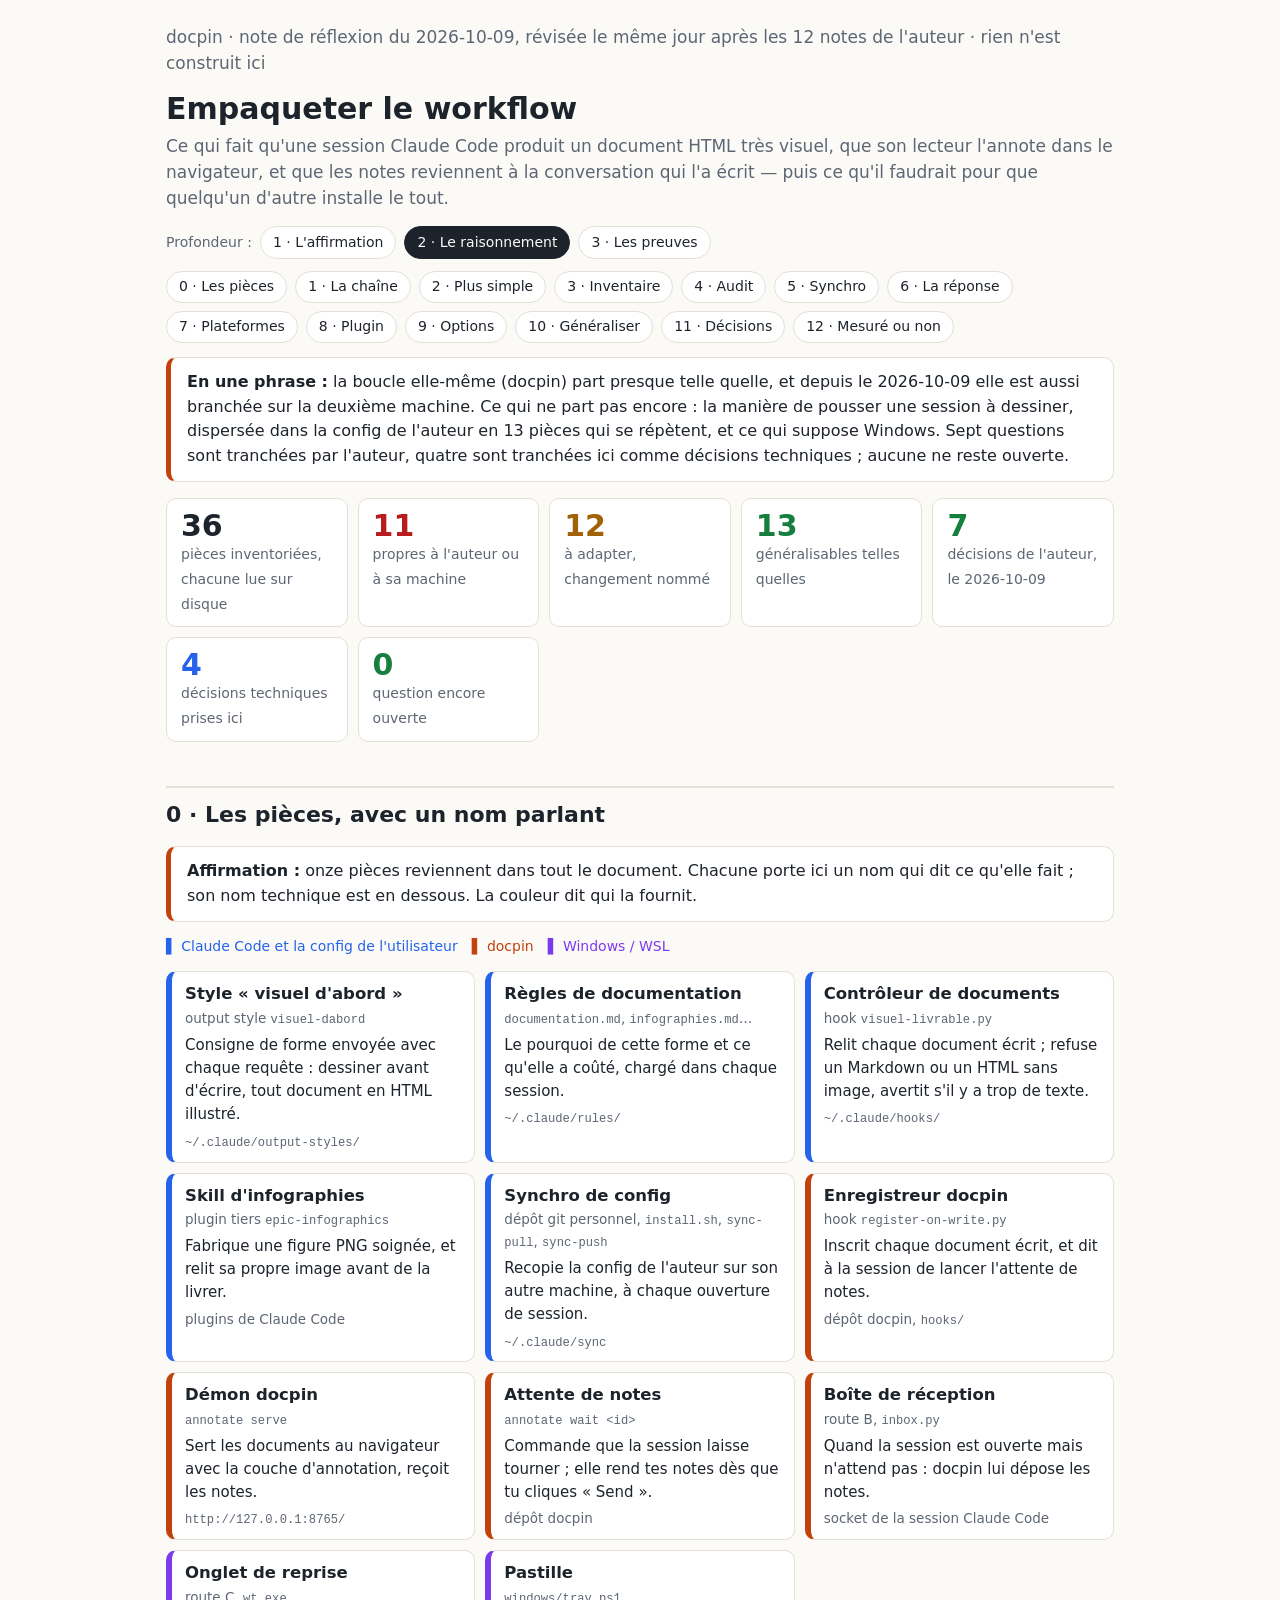
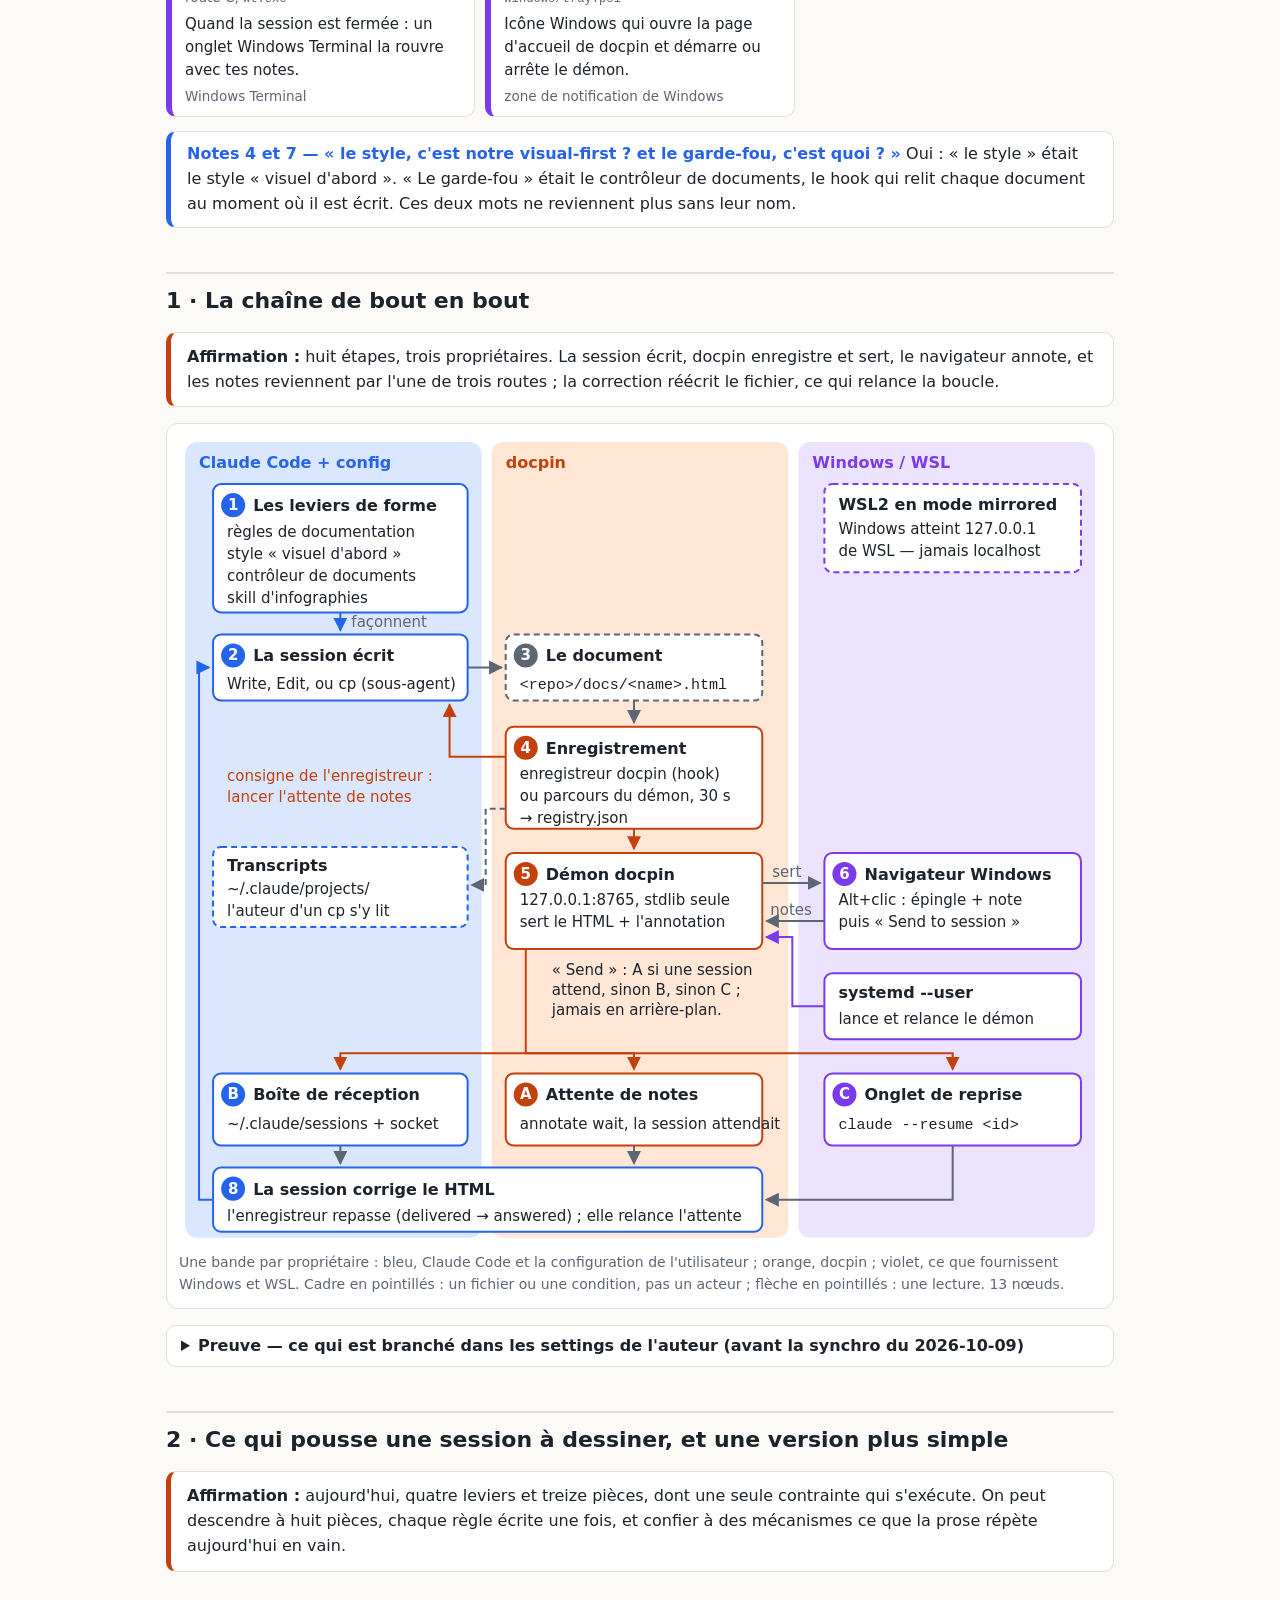
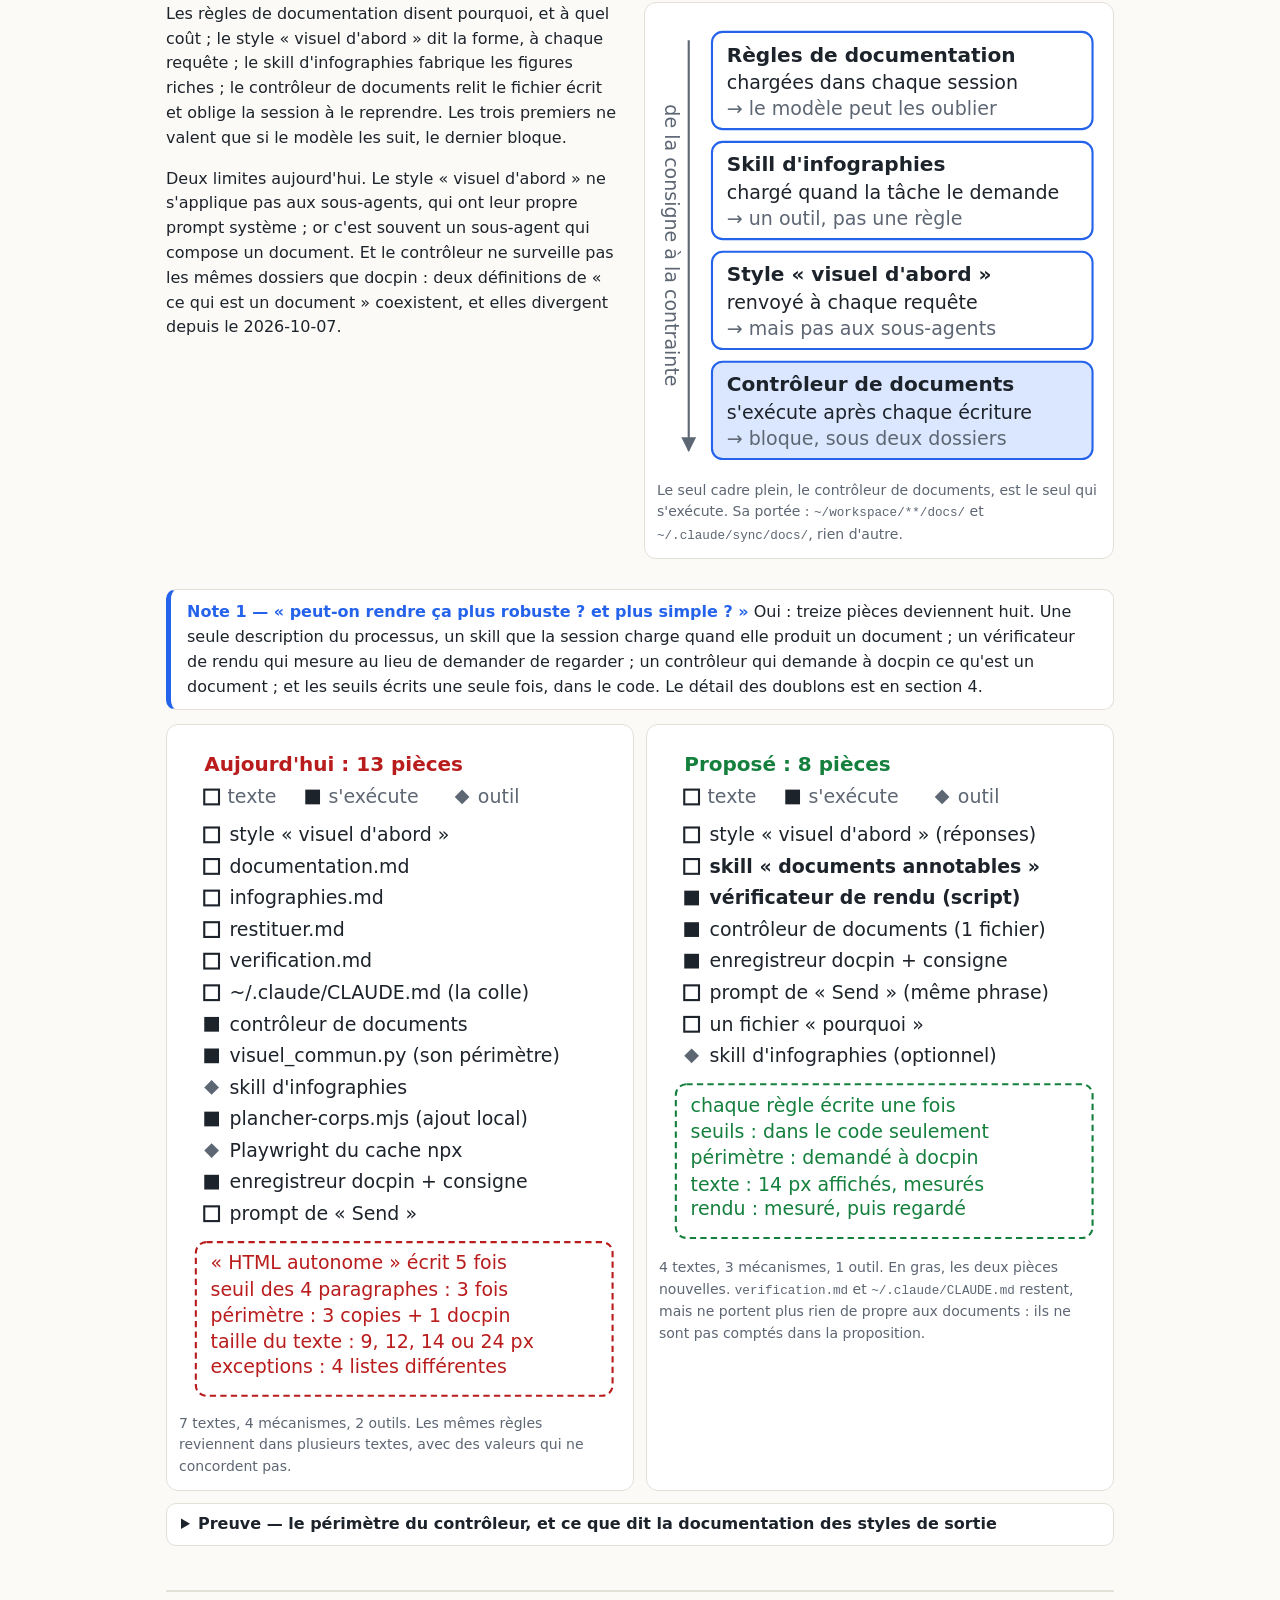
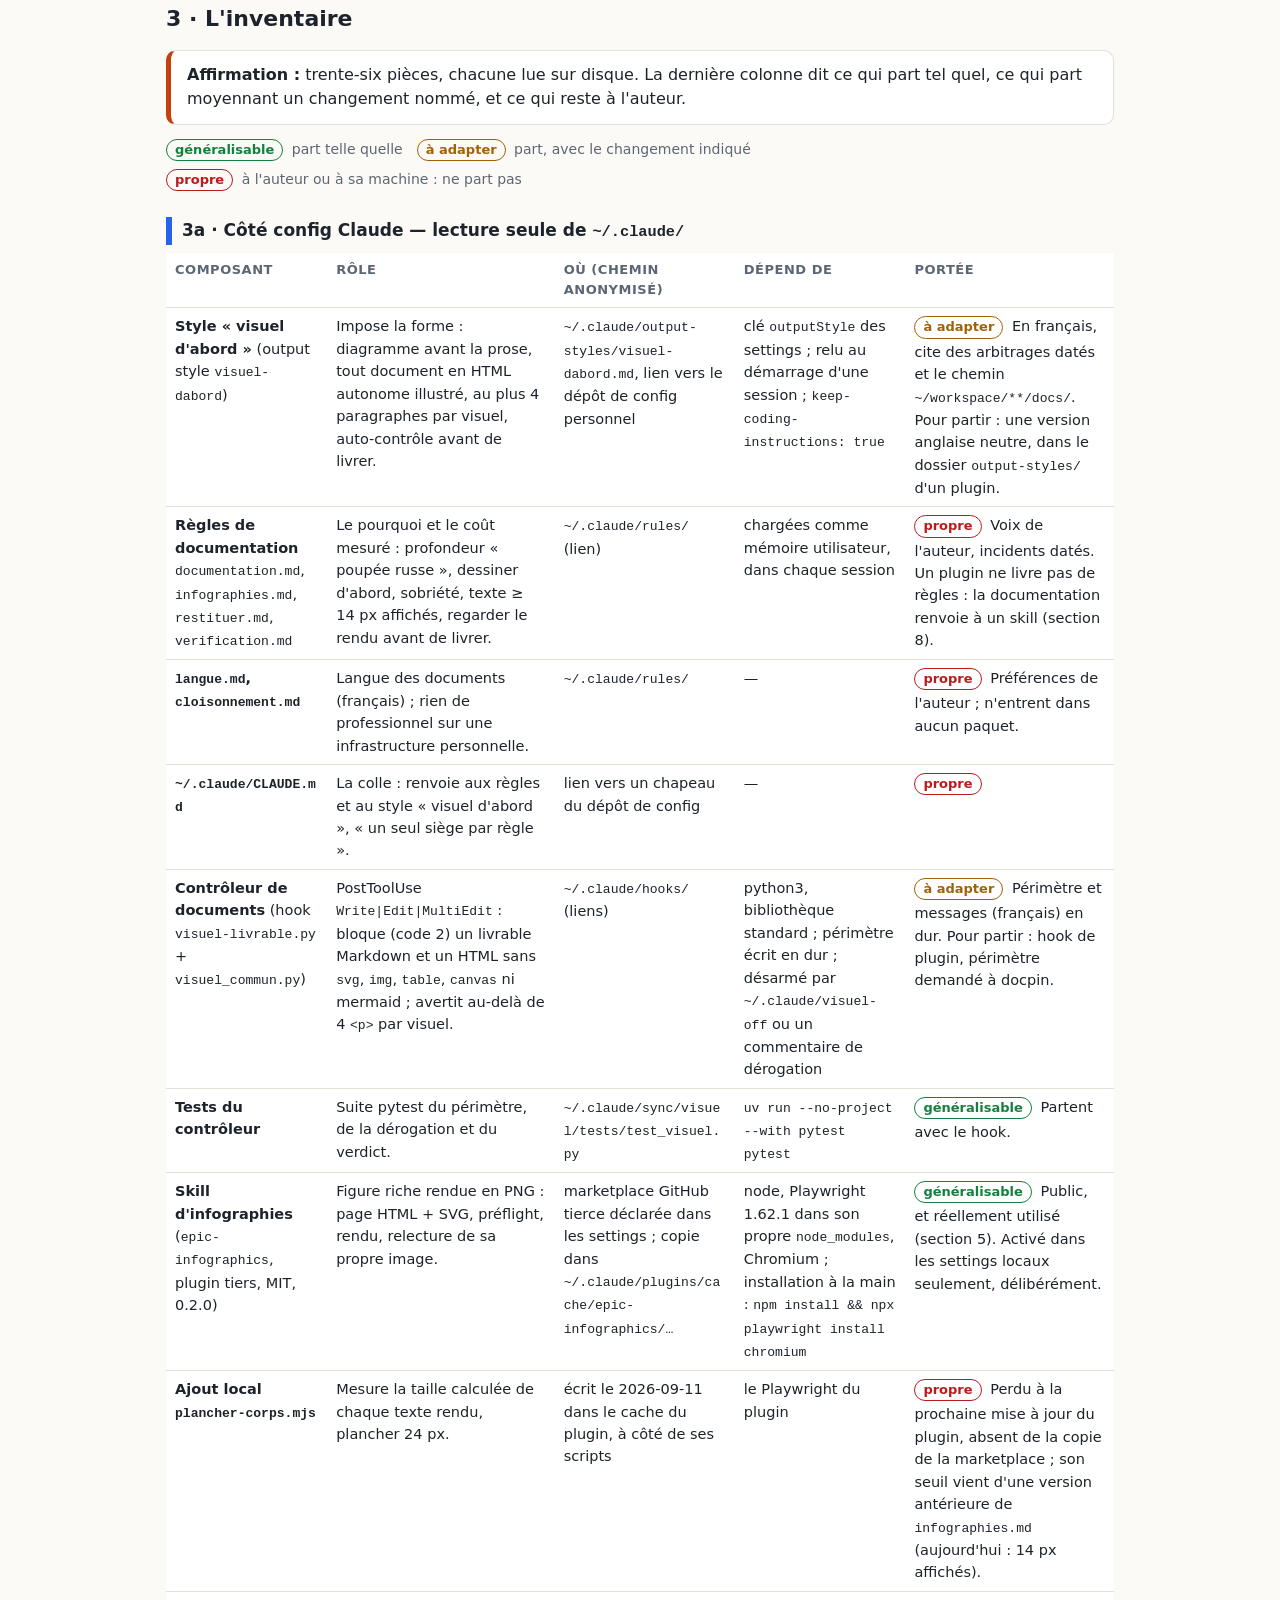
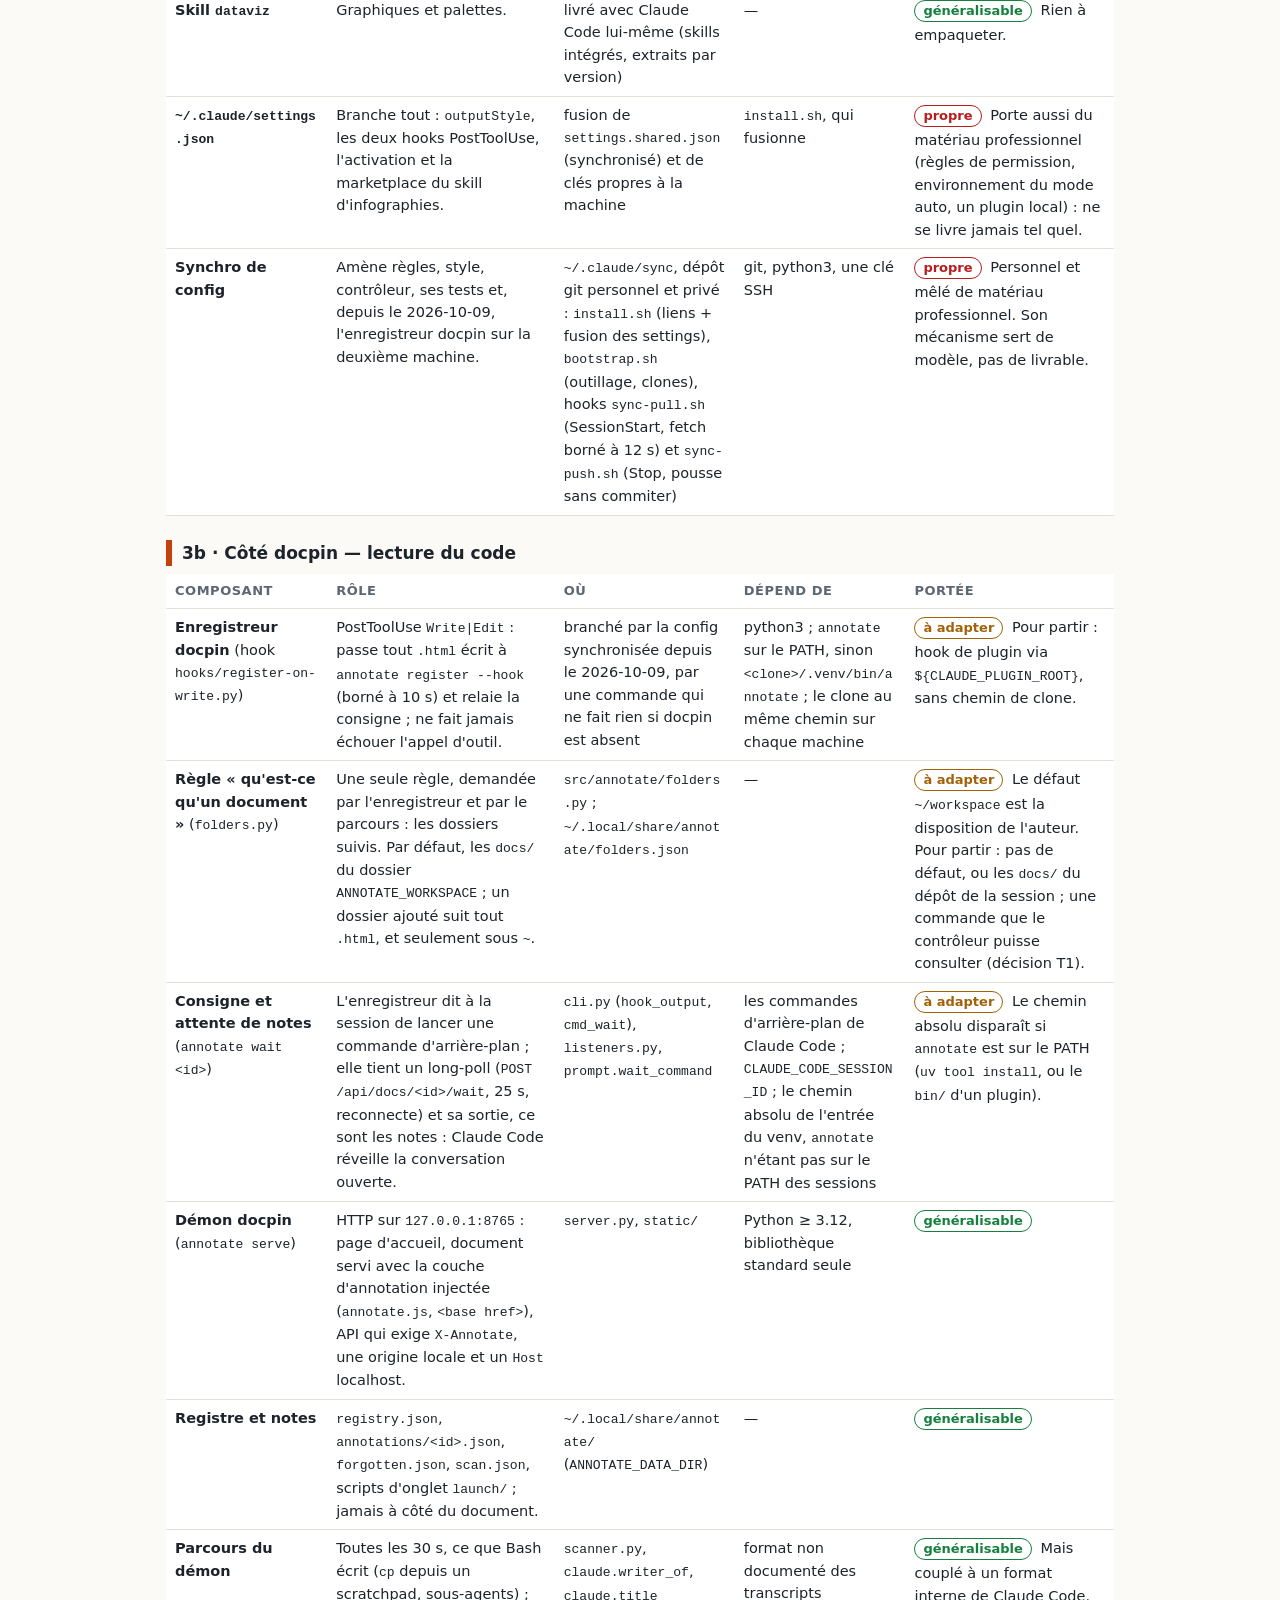
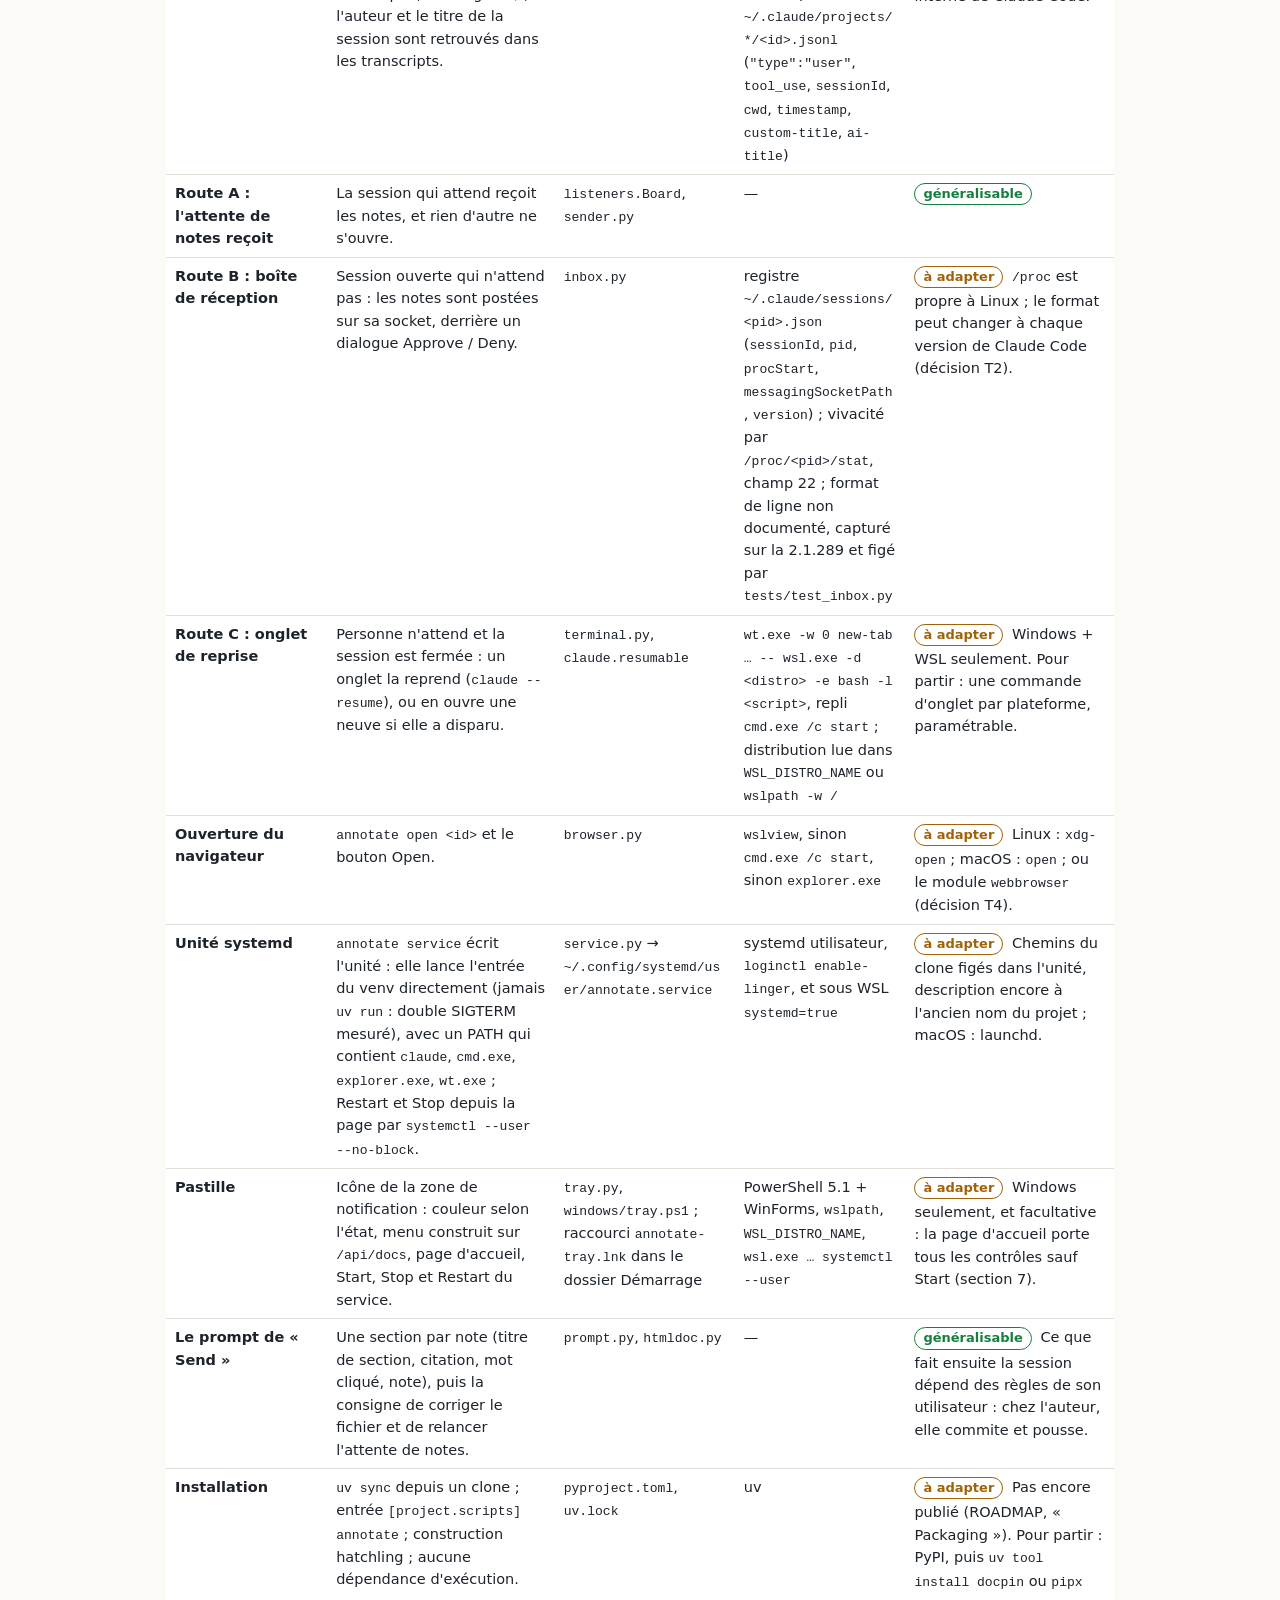
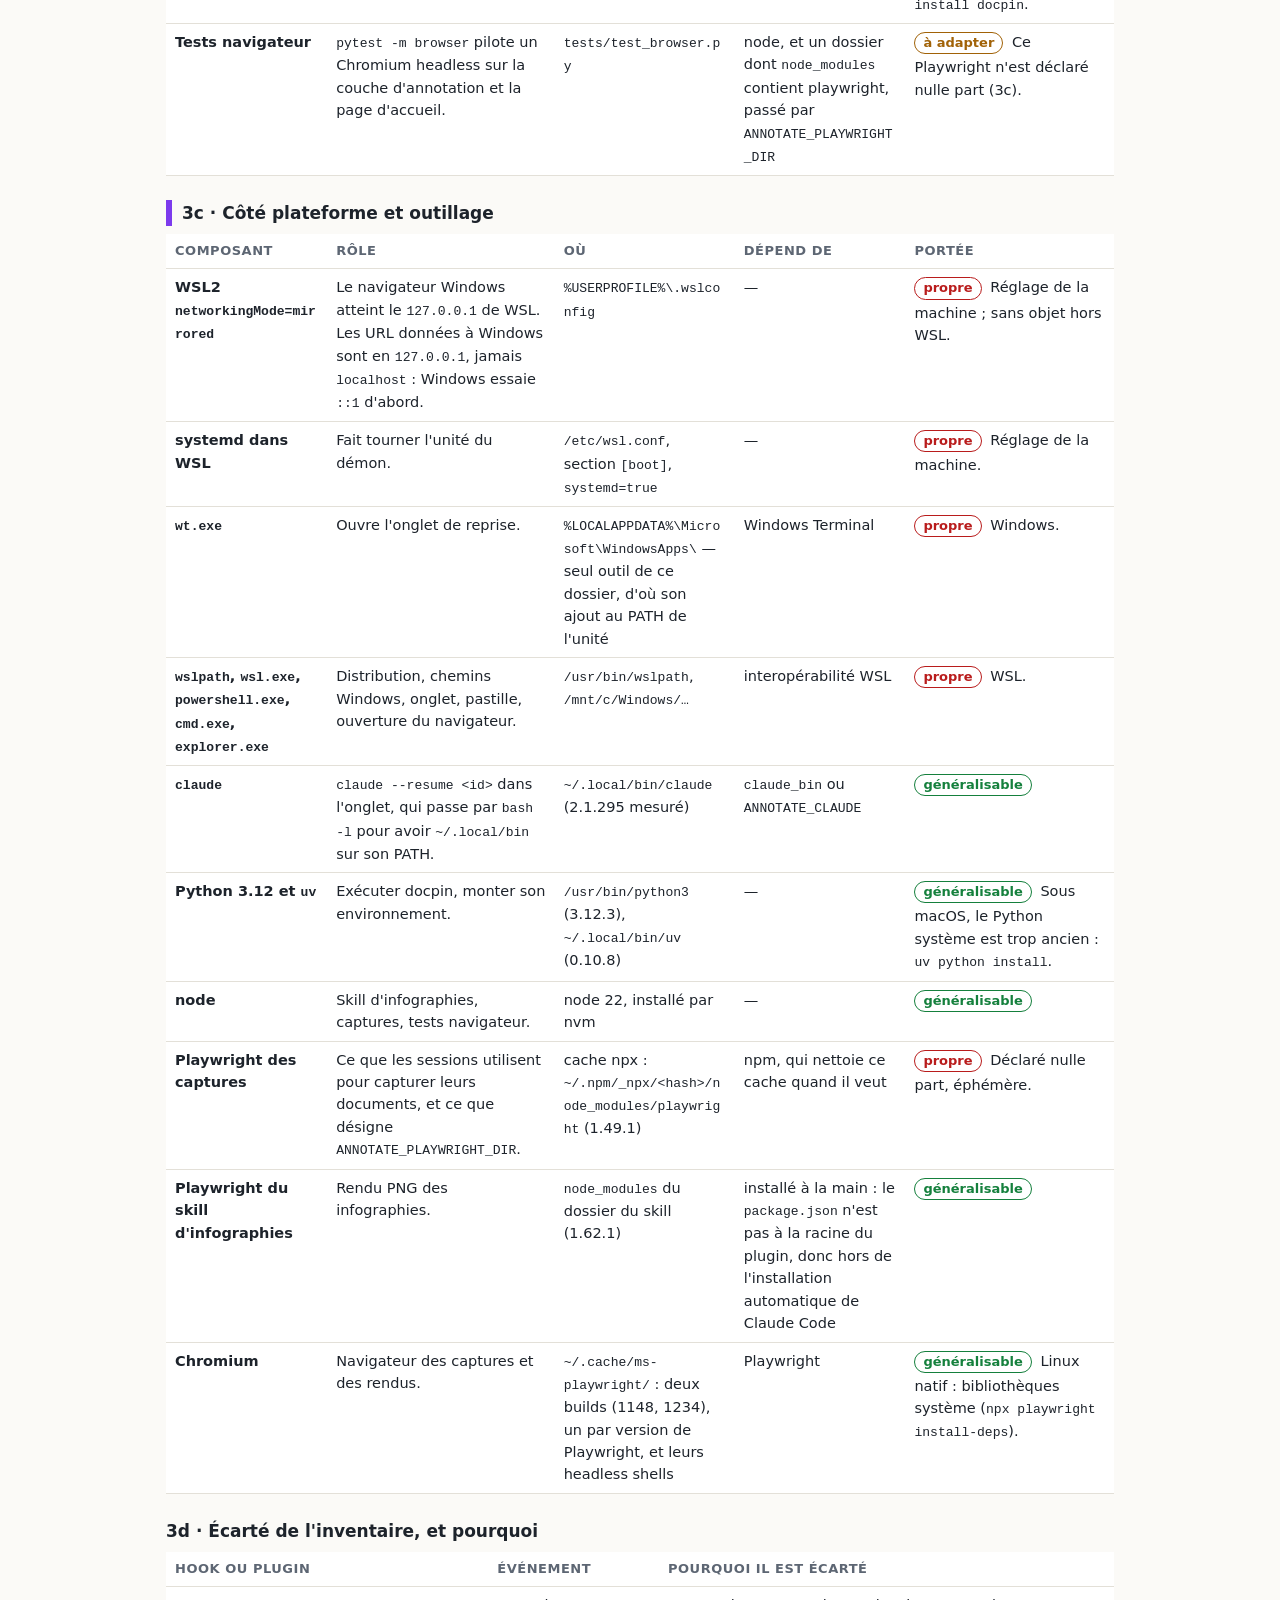
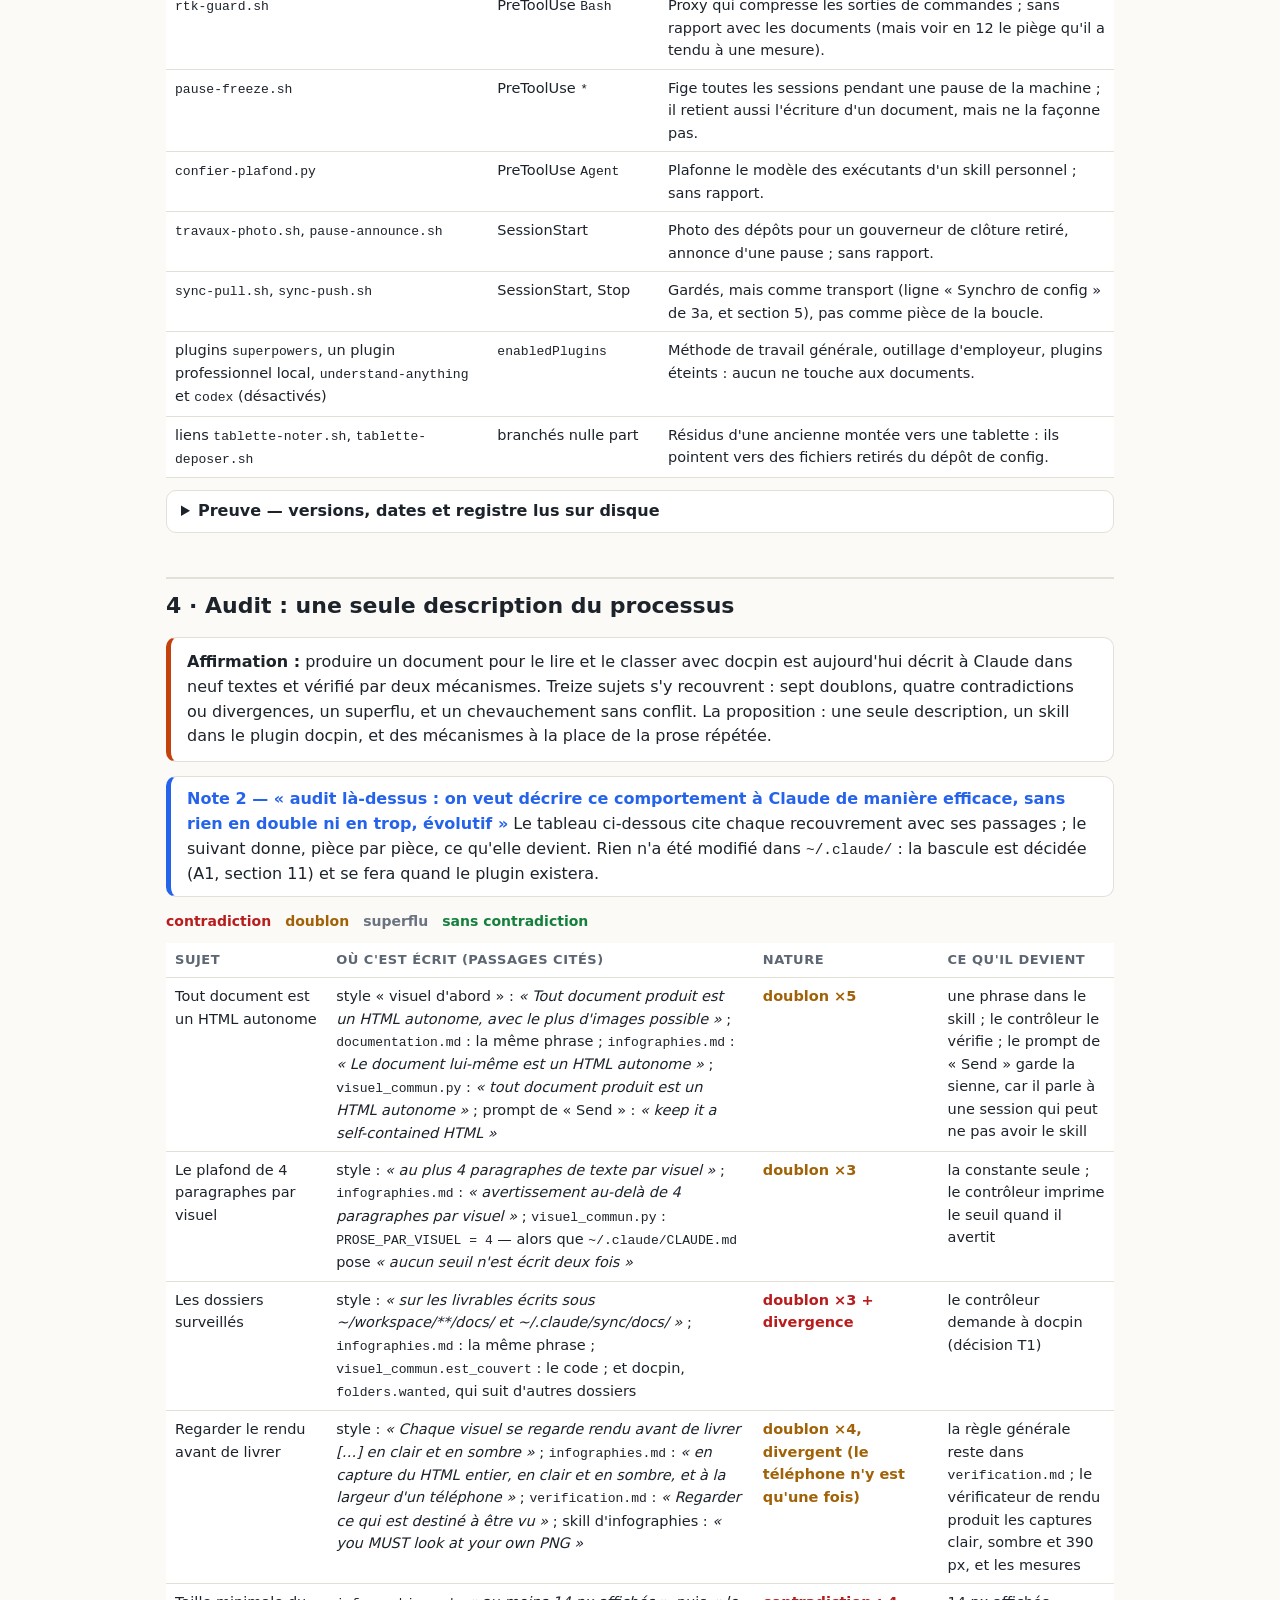
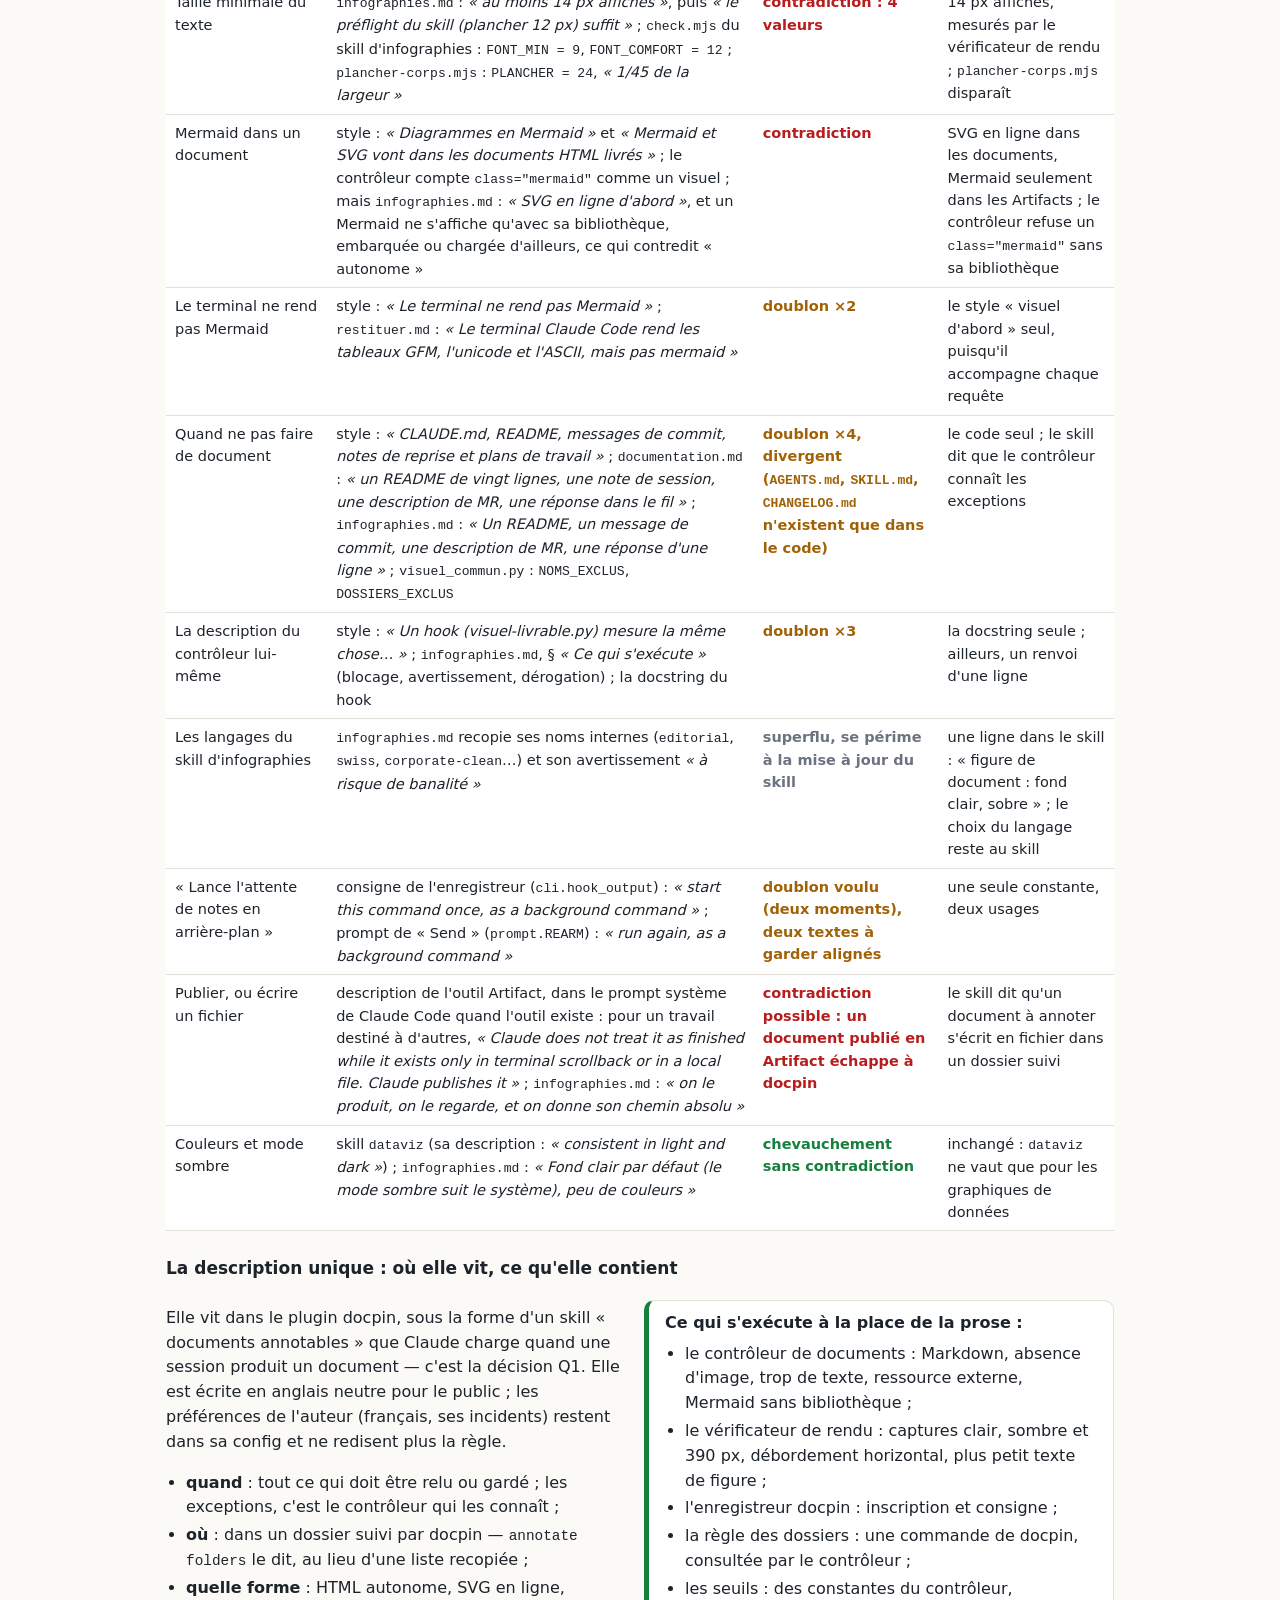
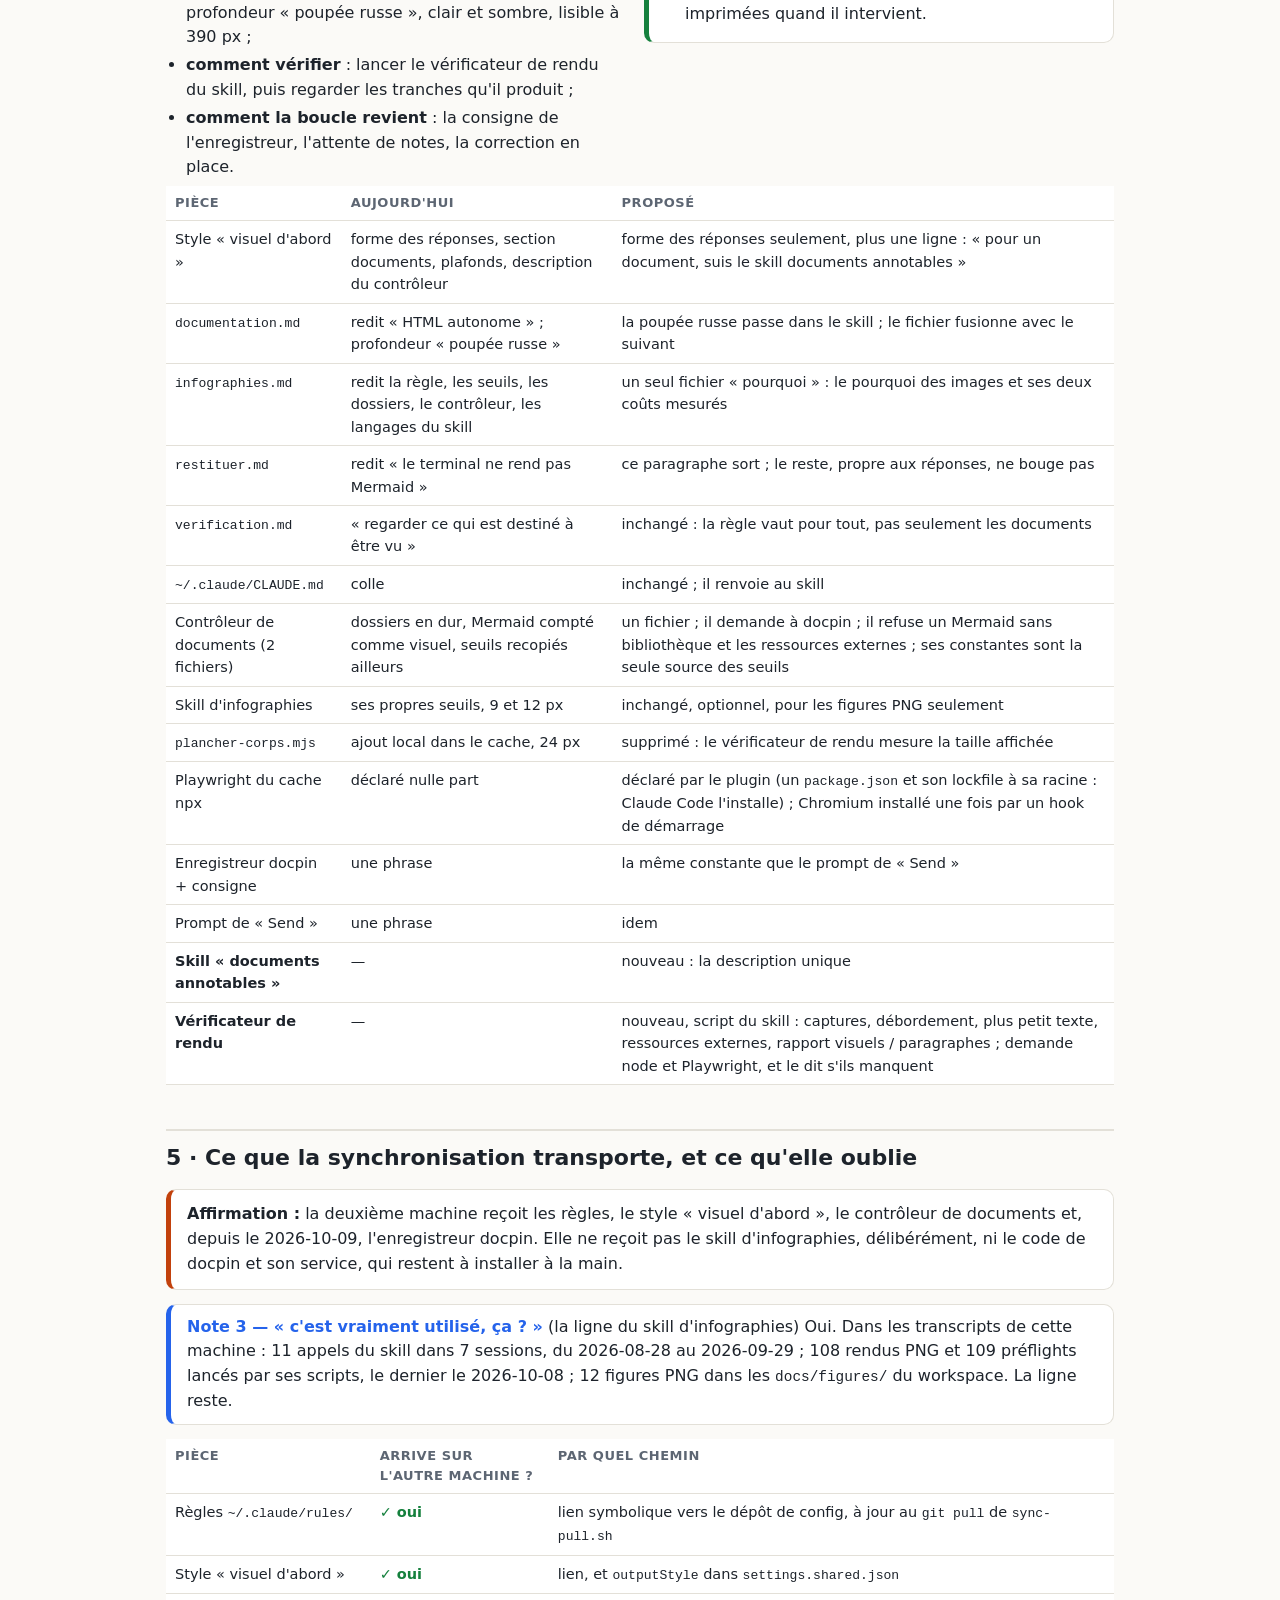
<file: docs/empaqueter-le-workflow.html>
<!doctype html>
<html lang="fr">
<head>
<meta charset="utf-8">
<meta name="viewport" content="width=device-width, initial-scale=1">
<meta name="color-scheme" content="light dark">
<title>Empaqueter le workflow</title>
<style>
:root {
  --bg: #fbfaf7; --paper: #ffffff; --ink: #1d232b; --muted: #5d6673; --line: #e3e0d8;
  --claude: #2563eb; --claude-soft: #dbe7ff;
  --docpin: #c2410c; --docpin-soft: #ffe6d5;
  --plat: #7c3aed; --plat-soft: #ece3ff;
  --gen: #15803d; --adapt: #a16207; --own: #b91c1c; --unk: #6b7280;
}
@media (prefers-color-scheme: dark) {
  :root:not([data-theme="light"]) {
    --bg: #15181d; --paper: #1d2128; --ink: #e6e8eb; --muted: #9aa3ae; --line: #313844;
    --claude: #7aa7ff; --claude-soft: #1f2e4d; --docpin: #fb923c; --docpin-soft: #4a2a15;
    --plat: #b79bff; --plat-soft: #2d2350; --gen: #4ade80; --adapt: #fbbf24; --own: #f87171;
    --unk: #9ca3af;
  }
}
:root[data-theme="dark"] {
  --bg: #15181d; --paper: #1d2128; --ink: #e6e8eb; --muted: #9aa3ae; --line: #313844;
  --claude: #7aa7ff; --claude-soft: #1f2e4d; --docpin: #fb923c; --docpin-soft: #4a2a15;
  --plat: #b79bff; --plat-soft: #2d2350; --gen: #4ade80; --adapt: #fbbf24; --own: #f87171;
  --unk: #9ca3af;
}
* { box-sizing: border-box; }
body { margin: 0; background: var(--bg); color: var(--ink);
  font: 16px/1.55 system-ui, -apple-system, "Segoe UI", sans-serif; }
main { max-width: 980px; margin: 0 auto; padding: 24px 16px 80px; }
h1 { font-size: 30px; line-height: 1.2; margin: 8px 0 6px; }
h2 { font-size: 22px; margin: 44px 0 10px; padding-top: 10px; border-top: 2px solid var(--line); }
h3 { font-size: 17px; margin: 24px 0 8px; }
h3.side { border-left: 6px solid var(--line); padding-left: 10px; }
h3.side.claude { border-color: var(--claude); } h3.side.docpin { border-color: var(--docpin); }
h3.side.plat { border-color: var(--plat); }
a { color: var(--claude); }
.lede { color: var(--muted); font-size: 17px; margin: 0 0 14px; }
.levels { display: flex; flex-wrap: wrap; align-items: center; gap: 8px; margin: 14px 0 6px; }
.levels span { color: var(--muted); font-size: 14px; }
.levels button { font: inherit; font-size: 14px; color: var(--ink); background: var(--paper);
  border: 1px solid var(--line); border-radius: 999px; padding: 5px 12px; cursor: pointer; }
.levels button[aria-pressed="true"] { background: var(--ink); color: var(--bg); border-color: var(--ink); }
nav.toc { display: flex; flex-wrap: wrap; gap: 8px; margin: 12px 0 6px; }
nav.toc a { text-decoration: none; color: var(--ink); background: var(--paper); border: 1px solid var(--line);
  border-radius: 999px; padding: 4px 12px; font-size: 14px; }
.verdict { background: var(--paper); border: 1px solid var(--line); border-left: 5px solid var(--docpin);
  border-radius: 10px; padding: 12px 16px; margin: 14px 0; }
.answer { background: var(--paper); border: 1px solid var(--line); border-left: 5px solid var(--claude);
  border-radius: 10px; padding: 10px 16px; margin: 14px 0; }
.answer > strong:first-child { color: var(--claude); }
.warn { background: var(--paper); border: 1px solid var(--line); border-left: 5px solid var(--own);
  border-radius: 10px; padding: 10px 16px; margin: 14px 0; }
.reco { background: var(--paper); border: 1px solid var(--line); border-left: 5px solid var(--gen);
  border-radius: 10px; padding: 10px 16px; margin: 10px 0 4px; }
.tiles { display: grid; grid-template-columns: repeat(auto-fit, minmax(150px, 1fr)); gap: 10px; margin: 16px 0; }
.tile { background: var(--paper); border: 1px solid var(--line); border-radius: 10px; padding: 10px 14px; }
.tile b { display: block; font-size: 30px; line-height: 1.1; }
.tile span { color: var(--muted); font-size: 14px; }
.tile.own b { color: var(--own); } .tile.adapt b { color: var(--adapt); } .tile.gen b { color: var(--gen); }
.tile.tech b { color: var(--claude); }
.gloss { display: grid; grid-template-columns: repeat(auto-fit, minmax(260px, 1fr)); gap: 10px; margin: 14px 0; }
.gl { background: var(--paper); border: 1px solid var(--line); border-left: 6px solid var(--line);
  border-radius: 10px; padding: 9px 13px; }
.gl.claude { border-left-color: var(--claude); } .gl.docpin { border-left-color: var(--docpin); }
.gl.plat { border-left-color: var(--plat); }
.gl b { display: block; font-size: 16.5px; }
.gl .tech { display: block; font-size: 13.5px; color: var(--muted); margin: 1px 0 4px; }
.gl .what { display: block; font-size: 15px; }
.gl .where { display: block; font-size: 13.5px; color: var(--muted); margin-top: 4px; }
figure { margin: 16px 0; background: var(--paper); border: 1px solid var(--line); border-radius: 12px; padding: 12px; }
figure svg { width: 100%; height: auto; display: block; }
figcaption { color: var(--muted); font-size: 14px; margin-top: 8px; }
.narrowfig svg { max-width: 460px; margin: 0 auto; }
@media (max-width: 999px) { .wide-only { display: none; } }
@media (min-width: 1000px) { .narrow-only { display: none; } }
.split { display: grid; gap: 4px 22px; align-items: start; }
@media (min-width: 900px) { .split { grid-template-columns: minmax(0, 1fr) 470px; } }
.duo { display: grid; gap: 12px; }
@media (min-width: 900px) { .duo { grid-template-columns: 1fr 1fr; } }
.duo figure { margin: 0; }
.scroll { overflow-x: auto; }
table { border-collapse: collapse; width: 100%; background: var(--paper); font-size: 14.5px; }
th, td { text-align: left; vertical-align: top; padding: 7px 9px; border-bottom: 1px solid var(--line);
  overflow-wrap: break-word; }
table.inv th:nth-child(1) { width: 17%; } table.inv th:nth-child(2) { width: 24%; }
table.inv th:nth-child(3) { width: 19%; } table.inv th:nth-child(4) { width: 18%; }
table.excl th:nth-child(1) { width: 34%; } table.excl th:nth-child(2) { width: 18%; }
table.matrix th:nth-child(1) { width: 20%; }
table.matrix td:not(:first-child) { font-size: 14px; }
table.audit th:nth-child(1) { width: 17%; } table.audit th:nth-child(2) { width: 45%; }
th { font-size: 13px; text-transform: uppercase; letter-spacing: .04em; color: var(--muted); }
code { font-family: ui-monospace, "Cascadia Code", Menlo, monospace; font-size: .9em; overflow-wrap: anywhere; }
.tag { display: inline-block; font-size: 13px; font-weight: 700; padding: 0 8px; border-radius: 999px;
  border: 1.5px solid currentColor; white-space: nowrap; margin: 0 4px 2px 0; }
.tag.gen, .y { color: var(--gen); } .tag.adapt, .w { color: var(--adapt); } .tag.own, .n { color: var(--own); }
.tag.unk, .u { color: var(--unk); } .tag.tech { color: var(--claude); }
.y, .w, .n, .u { font-weight: 700; }
q { quotes: "« " " »"; font-style: italic; }
details { background: var(--paper); border: 1px solid var(--line); border-radius: 10px; padding: 8px 14px; margin: 12px 0; }
summary { cursor: pointer; font-weight: 600; }
pre { white-space: pre-wrap; overflow-wrap: anywhere; background: var(--bg); border: 1px solid var(--line);
  border-radius: 8px; padding: 10px 12px; font-size: 13.5px; line-height: 1.45; }
blockquote { margin: 8px 0; padding: 4px 12px; border-left: 3px solid var(--line); color: var(--muted); }
ul.tight { margin: 6px 0; padding-left: 20px; } ul.tight li { margin: 3px 0; }
.legend { display: flex; flex-wrap: wrap; gap: 6px 14px; font-size: 14px; color: var(--muted); margin: 6px 0 10px; }
.dec { border: 1px solid var(--line); border-left: 6px solid var(--line); border-radius: 12px;
  padding: 4px 16px 10px; margin: 14px 0; background: var(--paper); }
.dec.ali { border-left-color: var(--gen); } .dec.tech { border-left-color: var(--claude); }
.dec.open { border-left-color: var(--adapt); border-width: 2px 2px 2px 8px; border-color: var(--adapt); }
.dec h3 { margin: 12px 0 6px; } .dec .tag { vertical-align: 2px; }
.dec .what { margin: 6px 0; }
.dec details { background: var(--bg); }
.todo { color: var(--adapt); font-weight: 700; }
/* svg text: wide figures are drawn at about 1 unit per pixel, narrow ones are capped at 460 px */
.s15 { font-size: 15px; fill: var(--ink); } .s16b { font-size: 16px; font-weight: 700; fill: var(--ink); }
.s18 { font-size: 18px; fill: var(--ink); } .s19b { font-size: 19px; font-weight: 700; fill: var(--ink); }
.lane { font-size: 16px; font-weight: 700; }
.bn { font-size: 15px; font-weight: 700; fill: var(--paper); } .bn18 { font-size: 18px; font-weight: 700; fill: var(--paper); }
.mono { font-family: ui-monospace, "Cascadia Code", Menlo, monospace; }
.mut { fill: var(--muted); }
.box { fill: var(--paper); stroke-width: 2; }
.arr { fill: none; stroke-width: 2; }
.dash { stroke-dasharray: 6 4; }
/* depth selector: level 1 keeps the claims and the decisions, level 3 opens every proof */
body[data-level="1"] .l2 { display: none !important; }
@media (max-width: 640px) {
  h1 { font-size: 25px; } body { font-size: 15px; }
  table, thead, tbody, tr, th, td { display: block; }
  thead { display: none; }
  tr { border-bottom: 1px solid var(--line); padding: 8px 0; }
  td { border: none; padding: 2px 10px; }
  td[data-label]::before { content: attr(data-label); display: block; font-size: 12.5px;
    text-transform: uppercase; letter-spacing: .04em; color: var(--muted); }
}
</style>
</head>
<body data-level="2">
<main>
<p class="lede">docpin · note de réflexion du 2026-10-09, révisée le même jour après les 12 notes de l'auteur · rien n'est construit ici</p>
<h1>Empaqueter le workflow</h1>
<p class="lede">Ce qui fait qu'une session Claude Code produit un document HTML très visuel, que son lecteur
l'annote dans le navigateur, et que les notes reviennent à la conversation qui l'a écrit — puis ce qu'il
faudrait pour que quelqu'un d'autre installe le tout.</p>

<div class="levels" role="group" aria-label="Profondeur de lecture">
  <span>Profondeur :</span>
  <button type="button" data-level="1" aria-pressed="false">1 · L'affirmation</button>
  <button type="button" data-level="2" aria-pressed="true">2 · Le raisonnement</button>
  <button type="button" data-level="3" aria-pressed="false">3 · Les preuves</button>
</div>

<nav class="toc">
  <a href="#glossaire">0 · Les pièces</a>
  <a href="#chaine">1 · La chaîne</a>
  <a href="#leviers">2 · Plus simple</a>
  <a href="#inventaire">3 · Inventaire</a>
  <a href="#audit">4 · Audit</a>
  <a href="#synchro">5 · Synchro</a>
  <a href="#boucle">6 · La réponse</a>
  <a href="#plateformes">7 · Plateformes</a>
  <a href="#plugin">8 · Plugin</a>
  <a href="#options">9 · Options</a>
  <a href="#generaliser">10 · Généraliser</a>
  <a href="#decisions">11 · Décisions</a>
  <a href="#mesure">12 · Mesuré ou non</a>
</nav>

<div class="verdict"><strong>En une phrase :</strong> la boucle elle-même (docpin) part presque telle quelle,
et depuis le 2026-10-09 elle est aussi branchée sur la deuxième machine. Ce qui ne part pas encore : la manière
de pousser une session à dessiner, dispersée dans la config de l'auteur en 13 pièces qui se répètent, et ce
qui suppose Windows. Sept questions sont tranchées par l'auteur, quatre sont tranchées ici comme décisions
techniques ; aucune ne reste ouverte.</div>

<div class="tiles">
  <div class="tile"><b>36</b><span>pièces inventoriées, chacune lue sur disque</span></div>
  <div class="tile own"><b>11</b><span>propres à l'auteur ou à sa machine</span></div>
  <div class="tile adapt"><b>12</b><span>à adapter, changement nommé</span></div>
  <div class="tile gen"><b>13</b><span>généralisables telles quelles</span></div>
  <div class="tile gen"><b>7</b><span>décisions de l'auteur, le 2026-10-09</span></div>
  <div class="tile tech"><b>4</b><span>décisions techniques prises ici</span></div>
  <div class="tile gen"><b>0</b><span>question encore ouverte</span></div>
</div>

<!-- ============================================================ 0 -->
<h2 id="glossaire">0 · Les pièces, avec un nom parlant</h2>
<div class="verdict"><strong>Affirmation :</strong> onze pièces reviennent dans tout le document. Chacune porte
ici un nom qui dit ce qu'elle fait ; son nom technique est en dessous. La couleur dit qui la fournit.</div>
<div class="legend"><span style="color: var(--claude)">▌ Claude Code et la config de l'utilisateur</span>
<span style="color: var(--docpin)">▌ docpin</span><span style="color: var(--plat)">▌ Windows / WSL</span></div>
<div class="gloss">
  <div class="gl claude"><b>Style « visuel d'abord »</b><span class="tech">output style <code>visuel-dabord</code></span>
    <span class="what">Consigne de forme envoyée avec chaque requête : dessiner avant d'écrire, tout document en HTML illustré.</span>
    <span class="where"><code>~/.claude/output-styles/</code></span></div>
  <div class="gl claude"><b>Règles de documentation</b><span class="tech"><code>documentation.md</code>, <code>infographies.md</code>…</span>
    <span class="what">Le pourquoi de cette forme et ce qu'elle a coûté, chargé dans chaque session.</span>
    <span class="where"><code>~/.claude/rules/</code></span></div>
  <div class="gl claude"><b>Contrôleur de documents</b><span class="tech">hook <code>visuel-livrable.py</code></span>
    <span class="what">Relit chaque document écrit ; refuse un Markdown ou un HTML sans image, avertit s'il y a trop de texte.</span>
    <span class="where"><code>~/.claude/hooks/</code></span></div>
  <div class="gl claude"><b>Skill d'infographies</b><span class="tech">plugin tiers <code>epic-infographics</code></span>
    <span class="what">Fabrique une figure PNG soignée, et relit sa propre image avant de la livrer.</span>
    <span class="where">plugins de Claude Code</span></div>
  <div class="gl claude"><b>Synchro de config</b><span class="tech">dépôt git personnel, <code>install.sh</code>, <code>sync-pull</code>, <code>sync-push</code></span>
    <span class="what">Recopie la config de l'auteur sur son autre machine, à chaque ouverture de session.</span>
    <span class="where"><code>~/.claude/sync</code></span></div>
  <div class="gl docpin"><b>Enregistreur docpin</b><span class="tech">hook <code>register-on-write.py</code></span>
    <span class="what">Inscrit chaque document écrit, et dit à la session de lancer l'attente de notes.</span>
    <span class="where">dépôt docpin, <code>hooks/</code></span></div>
  <div class="gl docpin"><b>Démon docpin</b><span class="tech"><code>annotate serve</code></span>
    <span class="what">Sert les documents au navigateur avec la couche d'annotation, reçoit les notes.</span>
    <span class="where"><code>http://127.0.0.1:8765/</code></span></div>
  <div class="gl docpin"><b>Attente de notes</b><span class="tech"><code>annotate wait &lt;id&gt;</code></span>
    <span class="what">Commande que la session laisse tourner ; elle rend tes notes dès que tu cliques « Send ».</span>
    <span class="where">dépôt docpin</span></div>
  <div class="gl docpin"><b>Boîte de réception</b><span class="tech">route B, <code>inbox.py</code></span>
    <span class="what">Quand la session est ouverte mais n'attend pas : docpin lui dépose les notes.</span>
    <span class="where">socket de la session Claude Code</span></div>
  <div class="gl plat"><b>Onglet de reprise</b><span class="tech">route C, <code>wt.exe</code></span>
    <span class="what">Quand la session est fermée : un onglet Windows Terminal la rouvre avec tes notes.</span>
    <span class="where">Windows Terminal</span></div>
  <div class="gl plat"><b>Pastille</b><span class="tech"><code>windows/tray.ps1</code></span>
    <span class="what">Icône Windows qui ouvre la page d'accueil de docpin et démarre ou arrête le démon.</span>
    <span class="where">zone de notification de Windows</span></div>
</div>
<div class="answer"><strong>Notes 4 et 7 — « le style, c'est notre visual-first ? et le garde-fou, c'est quoi ? »</strong>
Oui : « le style » était le style « visuel d'abord ». « Le garde-fou » était le contrôleur de documents, le
hook qui relit chaque document au moment où il est écrit. Ces deux mots ne reviennent plus sans leur nom.</div>

<!-- ============================================================ 1 -->
<h2 id="chaine">1 · La chaîne de bout en bout</h2>
<div class="verdict"><strong>Affirmation :</strong> huit étapes, trois propriétaires. La session écrit, docpin
enregistre et sert, le navigateur annote, et les notes reviennent par l'une de trois routes ; la correction
réécrit le fichier, ce qui relance la boucle.</div>

<figure class="wide-only">
<svg viewBox="0 0 920 806" role="img" aria-labelledby="w-t">
  <title id="w-t">La chaîne : leviers de forme, session, document, enregistrement, démon, navigateur, trois routes de retour, correction</title>
  <defs>
    <marker id="w-ai" viewBox="0 0 10 10" refX="9" refY="5" markerWidth="7" markerHeight="7" orient="auto-start-reverse"><path d="M0,0 L10,5 L0,10 z" fill="var(--muted)"/></marker>
    <marker id="w-ac" viewBox="0 0 10 10" refX="9" refY="5" markerWidth="7" markerHeight="7" orient="auto-start-reverse"><path d="M0,0 L10,5 L0,10 z" fill="var(--claude)"/></marker>
    <marker id="w-ad" viewBox="0 0 10 10" refX="9" refY="5" markerWidth="7" markerHeight="7" orient="auto-start-reverse"><path d="M0,0 L10,5 L0,10 z" fill="var(--docpin)"/></marker>
    <marker id="w-ap" viewBox="0 0 10 10" refX="9" refY="5" markerWidth="7" markerHeight="7" orient="auto-start-reverse"><path d="M0,0 L10,5 L0,10 z" fill="var(--plat)"/></marker>
  </defs>
  <rect x="6" y="6" width="296" height="794" rx="12" fill="var(--claude-soft)"/>
  <rect x="312" y="6" width="296" height="794" rx="12" fill="var(--docpin-soft)"/>
  <rect x="618" y="6" width="296" height="794" rx="12" fill="var(--plat-soft)"/>
  <text x="20" y="32" class="lane" fill="var(--claude)">Claude Code + config</text>
  <text x="326" y="32" class="lane" fill="var(--docpin)">docpin</text>
  <text x="632" y="32" class="lane" fill="var(--plat)">Windows / WSL</text>

  <rect x="34" y="48" width="254" height="128" rx="8" class="box" stroke="var(--claude)"/>
  <circle cx="54" cy="69" r="12" fill="var(--claude)"/><text x="54" y="74" text-anchor="middle" class="bn">1</text>
  <text x="74" y="75" class="s16b">Les leviers de forme</text>
  <text x="48" y="101" class="s15">règles de documentation</text>
  <text x="48" y="123" class="s15">style « visuel d'abord »</text>
  <text x="48" y="145" class="s15">contrôleur de documents</text>
  <text x="48" y="167" class="s15">skill d'infographies</text>
  <path d="M161,176 V194" class="arr" stroke="var(--claude)" marker-end="url(#w-ac)"/>
  <text x="172" y="191" class="s15 mut">façonnent</text>

  <rect x="644" y="48" width="256" height="88" rx="8" class="box dash" stroke="var(--plat)"/>
  <text x="658" y="74" class="s16b">WSL2 en mode mirrored</text>
  <text x="658" y="98" class="s15">Windows atteint 127.0.0.1</text>
  <text x="658" y="120" class="s15">de WSL — jamais localhost</text>

  <rect x="34" y="198" width="254" height="66" rx="8" class="box" stroke="var(--claude)"/>
  <circle cx="54" cy="219" r="12" fill="var(--claude)"/><text x="54" y="224" text-anchor="middle" class="bn">2</text>
  <text x="74" y="225" class="s16b">La session écrit</text>
  <text x="48" y="252" class="s15">Write, Edit, ou cp (sous-agent)</text>
  <path d="M288,231 H322" class="arr" stroke="var(--muted)" marker-end="url(#w-ai)"/>

  <rect x="326" y="198" width="256" height="66" rx="8" class="box dash" stroke="var(--muted)"/>
  <circle cx="346" cy="219" r="12" fill="var(--muted)"/><text x="346" y="224" text-anchor="middle" class="bn">3</text>
  <text x="366" y="225" class="s16b">Le document</text>
  <text x="340" y="252" class="s15 mono">&lt;repo&gt;/docs/&lt;name&gt;.html</text>
  <path d="M454,264 V286" class="arr" stroke="var(--muted)" marker-end="url(#w-ai)"/>

  <rect x="326" y="290" width="256" height="102" rx="8" class="box" stroke="var(--docpin)"/>
  <circle cx="346" cy="311" r="12" fill="var(--docpin)"/><text x="346" y="316" text-anchor="middle" class="bn">4</text>
  <text x="366" y="317" class="s16b">Enregistrement</text>
  <text x="340" y="342" class="s15">enregistreur docpin (hook)</text>
  <text x="340" y="364" class="s15">ou parcours du démon, 30 s</text>
  <text x="340" y="386" class="s15">→ registry.json</text>
  <path d="M326,320 H270 V268" class="arr" stroke="var(--docpin)" marker-end="url(#w-ad)"/>
  <text x="48" y="344" class="s15" style="fill: var(--docpin)">consigne de l'enregistreur :</text>
  <text x="48" y="365" class="s15" style="fill: var(--docpin)">lancer l'attente de notes</text>

  <rect x="34" y="410" width="254" height="80" rx="8" class="box dash" stroke="var(--claude)"/>
  <text x="48" y="434" class="s16b">Transcripts</text>
  <text x="48" y="457" class="s15">~/.claude/projects/</text>
  <text x="48" y="479" class="s15">l'auteur d'un cp s'y lit</text>
  <path d="M326,372 H306 V448 H292" class="arr dash" stroke="var(--muted)" marker-end="url(#w-ai)"/>

  <path d="M454,392 V412" class="arr" stroke="var(--docpin)" marker-end="url(#w-ad)"/>
  <rect x="326" y="416" width="256" height="96" rx="8" class="box" stroke="var(--docpin)"/>
  <circle cx="346" cy="437" r="12" fill="var(--docpin)"/><text x="346" y="442" text-anchor="middle" class="bn">5</text>
  <text x="366" y="443" class="s16b">Démon docpin</text>
  <text x="340" y="468" class="s15">127.0.0.1:8765, stdlib seule</text>
  <text x="340" y="490" class="s15">sert le HTML + l'annotation</text>

  <rect x="644" y="416" width="256" height="96" rx="8" class="box" stroke="var(--plat)"/>
  <circle cx="664" cy="437" r="12" fill="var(--plat)"/><text x="664" y="442" text-anchor="middle" class="bn">6</text>
  <text x="684" y="443" class="s16b">Navigateur Windows</text>
  <text x="658" y="468" class="s15">Alt+clic : épingle + note</text>
  <text x="658" y="490" class="s15">puis « Send to session »</text>
  <path d="M582,446 H640" class="arr" stroke="var(--muted)" marker-end="url(#w-ai)"/>
  <text x="592" y="440" class="s15 mut">sert</text>
  <path d="M644,484 H586" class="arr" stroke="var(--muted)" marker-end="url(#w-ai)"/>
  <text x="590" y="478" class="s15 mut">notes</text>

  <rect x="644" y="536" width="256" height="66" rx="8" class="box" stroke="var(--plat)"/>
  <text x="658" y="561" class="s16b">systemd --user</text>
  <text x="658" y="587" class="s15">lance et relance le démon</text>
  <path d="M644,569 H612 V500 H586" class="arr" stroke="var(--plat)" marker-end="url(#w-ap)"/>

  <text x="372" y="538" class="s15">« Send » : A si une session</text>
  <text x="372" y="558" class="s15">attend, sinon B, sinon C ;</text>
  <text x="372" y="578" class="s15">jamais en arrière-plan.</text>
  <path d="M346,512 V616 H161 V632" class="arr" stroke="var(--docpin)" marker-end="url(#w-ad)"/>
  <path d="M346,616 H454 V632" class="arr" stroke="var(--docpin)" marker-end="url(#w-ad)"/>
  <path d="M346,616 H772 V632" class="arr" stroke="var(--docpin)" marker-end="url(#w-ad)"/>

  <rect x="34" y="636" width="254" height="72" rx="8" class="box" stroke="var(--claude)"/>
  <circle cx="54" cy="657" r="12" fill="var(--claude)"/><text x="54" y="662" text-anchor="middle" class="bn">B</text>
  <text x="74" y="663" class="s16b">Boîte de réception</text>
  <text x="48" y="691" class="s15">~/.claude/sessions + socket</text>
  <rect x="326" y="636" width="256" height="72" rx="8" class="box" stroke="var(--docpin)"/>
  <circle cx="346" cy="657" r="12" fill="var(--docpin)"/><text x="346" y="662" text-anchor="middle" class="bn">A</text>
  <text x="366" y="663" class="s16b">Attente de notes</text>
  <text x="340" y="691" class="s15">annotate wait, la session attendait</text>
  <rect x="644" y="636" width="256" height="72" rx="8" class="box" stroke="var(--plat)"/>
  <circle cx="664" cy="657" r="12" fill="var(--plat)"/><text x="664" y="662" text-anchor="middle" class="bn">C</text>
  <text x="684" y="663" class="s16b">Onglet de reprise</text>
  <text x="658" y="691" class="s15 mono">claude --resume &lt;id&gt;</text>

  <path d="M161,708 V726" class="arr" stroke="var(--muted)" marker-end="url(#w-ai)"/>
  <path d="M454,708 V726" class="arr" stroke="var(--muted)" marker-end="url(#w-ai)"/>
  <path d="M772,708 V762 H586" class="arr" stroke="var(--muted)" marker-end="url(#w-ai)"/>
  <rect x="34" y="730" width="548" height="64" rx="8" class="box" stroke="var(--claude)"/>
  <circle cx="54" cy="751" r="12" fill="var(--claude)"/><text x="54" y="756" text-anchor="middle" class="bn">8</text>
  <text x="74" y="757" class="s16b">La session corrige le HTML</text>
  <text x="48" y="783" class="s15">l'enregistreur repasse (delivered → answered) ; elle relance l'attente</text>
  <path d="M34,762 H20 V231 H30" class="arr" stroke="var(--claude)" marker-end="url(#w-ac)"/>
</svg>
<figcaption>Une bande par propriétaire : bleu, Claude Code et la configuration de l'utilisateur ; orange, docpin ;
violet, ce que fournissent Windows et WSL. Cadre en pointillés : un fichier ou une condition, pas un acteur ;
flèche en pointillés : une lecture. 13 nœuds.</figcaption>
</figure>

<figure class="narrow-only">
<svg viewBox="0 0 420 1524" role="img" aria-labelledby="t-t">
  <title id="t-t">La chaîne de bout en bout, en une colonne</title>
  <defs>
    <marker id="t-ai" viewBox="0 0 10 10" refX="9" refY="5" markerWidth="7" markerHeight="7" orient="auto-start-reverse"><path d="M0,0 L10,5 L0,10 z" fill="var(--muted)"/></marker>
    <marker id="t-ac" viewBox="0 0 10 10" refX="9" refY="5" markerWidth="7" markerHeight="7" orient="auto-start-reverse"><path d="M0,0 L10,5 L0,10 z" fill="var(--claude)"/></marker>
    <marker id="t-ad" viewBox="0 0 10 10" refX="9" refY="5" markerWidth="7" markerHeight="7" orient="auto-start-reverse"><path d="M0,0 L10,5 L0,10 z" fill="var(--docpin)"/></marker>
  </defs>
  <rect x="24" y="12" width="20" height="20" rx="4" fill="var(--claude-soft)" stroke="var(--claude)" stroke-width="2"/>
  <text x="52" y="29" class="s18">Claude Code + config</text>
  <rect x="272" y="12" width="20" height="20" rx="4" fill="var(--docpin-soft)" stroke="var(--docpin)" stroke-width="2"/>
  <text x="300" y="29" class="s18">docpin</text>
  <rect x="24" y="44" width="20" height="20" rx="4" fill="var(--plat-soft)" stroke="var(--plat)" stroke-width="2"/>
  <text x="52" y="61" class="s18">Windows / WSL</text>
  <rect x="272" y="44" width="20" height="20" rx="4" class="box dash" stroke="var(--muted)"/>
  <text x="300" y="61" class="s18">fichier</text>

  <rect x="24" y="84" width="360" height="150" rx="10" class="box" stroke="var(--claude)" style="fill: var(--claude-soft)"/>
  <circle cx="48" cy="109" r="15" fill="var(--claude)"/><text x="48" y="115" text-anchor="middle" class="bn18">1</text>
  <text x="72" y="116" class="s19b">Les leviers de forme</text>
  <text x="40" y="146" class="s18">règles de documentation</text>
  <text x="40" y="171" class="s18">style « visuel d'abord »</text>
  <text x="40" y="196" class="s18">contrôleur de documents</text>
  <text x="40" y="221" class="s18">skill d'infographies</text>
  <path d="M204,234 V258" class="arr" stroke="var(--claude)" marker-end="url(#t-ac)"/>
  <text x="216" y="253" class="s18 mut">façonnent</text>
  <rect x="24" y="262" width="360" height="80" rx="10" class="box" stroke="var(--claude)" style="fill: var(--claude-soft)"/>
  <circle cx="48" cy="287" r="15" fill="var(--claude)"/><text x="48" y="293" text-anchor="middle" class="bn18">2</text>
  <text x="72" y="294" class="s19b">La session écrit</text>
  <text x="40" y="327" class="s18">Write, Edit, ou cp (sous-agent)</text>
  <path d="M204,342 V366" class="arr" stroke="var(--muted)" marker-end="url(#t-ai)"/>
  <rect x="24" y="370" width="360" height="80" rx="10" class="box dash" stroke="var(--muted)"/>
  <circle cx="48" cy="395" r="15" fill="var(--muted)"/><text x="48" y="401" text-anchor="middle" class="bn18">3</text>
  <text x="72" y="402" class="s19b">Le document</text>
  <text x="40" y="435" class="s18 mono">&lt;repo&gt;/docs/&lt;name&gt;.html</text>
  <path d="M204,450 V474" class="arr" stroke="var(--muted)" marker-end="url(#t-ai)"/>
  <rect x="24" y="478" width="360" height="150" rx="10" class="box" stroke="var(--docpin)" style="fill: var(--docpin-soft)"/>
  <circle cx="48" cy="503" r="15" fill="var(--docpin)"/><text x="48" y="509" text-anchor="middle" class="bn18">4</text>
  <text x="72" y="510" class="s19b">Enregistrement</text>
  <text x="40" y="540" class="s18">enregistreur docpin (hook)</text>
  <text x="40" y="565" class="s18">ou parcours du démon, 30 s</text>
  <text x="40" y="590" class="s18" style="fill: var(--claude)">auteur lu dans ~/.claude/projects</text>
  <text x="40" y="615" class="s18">→ consigne : lancer l'attente</text>
  <path d="M204,628 V652" class="arr" stroke="var(--docpin)" marker-end="url(#t-ad)"/>
  <rect x="24" y="656" width="360" height="128" rx="10" class="box" stroke="var(--docpin)" style="fill: var(--docpin-soft)"/>
  <circle cx="48" cy="681" r="15" fill="var(--docpin)"/><text x="48" y="687" text-anchor="middle" class="bn18">5</text>
  <text x="72" y="688" class="s19b">Démon docpin</text>
  <text x="40" y="718" class="s18">127.0.0.1:8765, stdlib seule</text>
  <text x="40" y="743" class="s18">sert le HTML + l'annotation</text>
  <text x="40" y="768" class="s18" style="fill: var(--plat)">lancé par systemd --user</text>
  <path d="M204,784 V808" class="arr" stroke="var(--muted)" marker-end="url(#t-ai)"/>
  <text x="216" y="803" class="s18 mut">sert</text>
  <rect x="24" y="812" width="360" height="128" rx="10" class="box" stroke="var(--plat)" style="fill: var(--plat-soft)"/>
  <circle cx="48" cy="837" r="15" fill="var(--plat)"/><text x="48" y="843" text-anchor="middle" class="bn18">6</text>
  <text x="72" y="844" class="s19b">Navigateur Windows</text>
  <text x="40" y="874" class="s18">via WSL2 en mode mirrored</text>
  <text x="40" y="899" class="s18">Alt+clic : épingle + note</text>
  <text x="40" y="924" class="s18">puis « Send to session »</text>
  <path d="M40,940 V1044" class="arr" stroke="var(--docpin)" marker-end="url(#t-ad)"/>
  <text x="58" y="976" class="s18">« Send » : le démon essaie A,</text>
  <text x="58" y="1000" class="s18">puis B, puis C — jamais</text>
  <text x="58" y="1024" class="s18">en arrière-plan.</text>
  <rect x="24" y="1048" width="360" height="80" rx="10" class="box" stroke="var(--docpin)" style="fill: var(--docpin-soft)"/>
  <circle cx="48" cy="1073" r="15" fill="var(--docpin)"/><text x="48" y="1079" text-anchor="middle" class="bn18">A</text>
  <text x="72" y="1080" class="s19b">Attente de notes</text>
  <text x="40" y="1113" class="s18">annotate wait : elle attendait</text>
  <path d="M40,1128 V1158" class="arr" stroke="var(--muted)" marker-end="url(#t-ai)"/>
  <text x="56" y="1152" class="s18 mut">sinon</text>
  <rect x="24" y="1162" width="360" height="80" rx="10" class="box" stroke="var(--claude)" style="fill: var(--claude-soft)"/>
  <circle cx="48" cy="1187" r="15" fill="var(--claude)"/><text x="48" y="1193" text-anchor="middle" class="bn18">B</text>
  <text x="72" y="1194" class="s19b">Boîte de réception</text>
  <text x="40" y="1227" class="s18">~/.claude/sessions + socket</text>
  <path d="M40,1242 V1272" class="arr" stroke="var(--muted)" marker-end="url(#t-ai)"/>
  <text x="56" y="1266" class="s18 mut">sinon</text>
  <rect x="24" y="1276" width="360" height="80" rx="10" class="box" stroke="var(--plat)" style="fill: var(--plat-soft)"/>
  <circle cx="48" cy="1301" r="15" fill="var(--plat)"/><text x="48" y="1307" text-anchor="middle" class="bn18">C</text>
  <text x="72" y="1308" class="s19b">Onglet de reprise</text>
  <text x="40" y="1341" class="s18 mono">claude --resume &lt;id&gt;</text>
  <path d="M384,1088 H394 M384,1202 H394 M384,1316 H394" class="arr" stroke="var(--muted)"/>
  <path d="M394,1088 V1424 H388" class="arr" stroke="var(--muted)" marker-end="url(#t-ai)"/>
  <rect x="24" y="1384" width="360" height="128" rx="10" class="box" stroke="var(--claude)" style="fill: var(--claude-soft)"/>
  <circle cx="48" cy="1409" r="15" fill="var(--claude)"/><text x="48" y="1415" text-anchor="middle" class="bn18">8</text>
  <text x="72" y="1416" class="s19b">La session corrige le HTML</text>
  <text x="40" y="1446" class="s18">l'enregistreur repasse :</text>
  <text x="40" y="1471" class="s18">delivered → answered,</text>
  <text x="40" y="1496" class="s18">elle relance l'attente</text>
  <path d="M384,1470 H410 V302 H388" class="arr" stroke="var(--claude)" marker-end="url(#t-ac)"/>
</svg>
<figcaption>Même chaîne, en une colonne pour les écrans étroits. La couleur du cadre dit qui fournit la pièce ;
une ligne colorée autrement à l'intérieur d'un cadre (le transcript, systemd) appartient à l'autre côté.</figcaption>
</figure>

<details class="l2 proof">
<summary>Preuve — ce qui est branché dans les settings de l'auteur (avant la synchro du 2026-10-09)</summary>
<pre>$ python3 -c '…liste les hooks de ~/.claude/settings.json…'   # chemins anonymisés
PreToolUse   Bash                   ~/.claude/hooks/rtk-guard.sh
PreToolUse   *                      ~/.claude/hooks/pause-freeze.sh 86400
PreToolUse   Agent                  ~/.claude/hooks/confier-plafond.py
SessionStart startup|clear|compact  ~/.claude/hooks/sync-pull.sh
SessionStart startup|clear|compact  ~/.claude/hooks/travaux-photo.sh
SessionStart startup|resume|clear|compact ~/.claude/hooks/pause-announce.sh
Stop         (tous)                 ~/.claude/hooks/sync-push.sh
PostToolUse  Write|Edit|MultiEdit   ~/.claude/hooks/visuel-livrable.py
PostToolUse  Write|Edit             &lt;clone docpin&gt;/hooks/register-on-write.py
outputStyle  visuel-dabord</pre>
<p>Seules les deux lignes <code>PostToolUse</code> et <code>outputStyle</code> font partie de la chaîne ; les autres sont
écartées en 3d, avec leur motif. La seconde ligne <code>PostToolUse</code> a changé de forme le 2026-10-09 (section 5).</p>
</details>

<!-- ============================================================ 2 -->
<h2 id="leviers">2 · Ce qui pousse une session à dessiner, et une version plus simple</h2>
<div class="verdict"><strong>Affirmation :</strong> aujourd'hui, quatre leviers et treize pièces, dont une seule
contrainte qui s'exécute. On peut descendre à huit pièces, chaque règle écrite une fois, et confier à des
mécanismes ce que la prose répète aujourd'hui en vain.</div>
<div class="split l2">
  <div>
    <p>Les règles de documentation disent pourquoi, et à quel coût ; le style « visuel d'abord » dit la forme, à
    chaque requête ; le skill d'infographies fabrique les figures riches ; le contrôleur de documents relit le
    fichier écrit et oblige la session à le reprendre. Les trois premiers ne valent que si le modèle les suit, le
    dernier bloque.</p>
    <p>Deux limites aujourd'hui. Le style « visuel d'abord » ne s'applique pas aux sous-agents, qui ont leur propre prompt système ;
    or c'est souvent un sous-agent qui compose un document. Et le contrôleur ne surveille pas les mêmes dossiers
    que docpin : deux définitions de « ce qui est un document » coexistent, et elles divergent depuis le 2026-10-07.</p>
  </div>
  <figure class="narrowfig">
  <svg viewBox="0 0 420 432" role="img" aria-labelledby="l-t">
    <title id="l-t">Quatre leviers, de la consigne à la contrainte</title>
    <defs><marker id="l-a" viewBox="0 0 10 10" refX="9" refY="5" markerWidth="7" markerHeight="7" orient="auto-start-reverse"><path d="M0,0 L10,5 L0,10 z" fill="var(--muted)"/></marker></defs>
    <path d="M30,24 V412" class="arr" stroke="var(--muted)" marker-end="url(#l-a)"/>
    <text transform="rotate(90 14 218)" x="14" y="224" text-anchor="middle" class="s18 mut">de la consigne à la contrainte</text>
    <rect x="52" y="16" width="360" height="92" rx="10" class="box" stroke="var(--claude)"/>
    <text x="66" y="44" class="s19b">Règles de documentation</text>
    <text x="66" y="70" class="s18">chargées dans chaque session</text>
    <text x="66" y="95" class="s18 mut">→ le modèle peut les oublier</text>
    <rect x="52" y="120" width="360" height="92" rx="10" class="box" stroke="var(--claude)"/>
    <text x="66" y="148" class="s19b">Skill d'infographies</text>
    <text x="66" y="174" class="s18">chargé quand la tâche le demande</text>
    <text x="66" y="199" class="s18 mut">→ un outil, pas une règle</text>
    <rect x="52" y="224" width="360" height="92" rx="10" class="box" stroke="var(--claude)"/>
    <text x="66" y="252" class="s19b">Style « visuel d'abord »</text>
    <text x="66" y="278" class="s18">renvoyé à chaque requête</text>
    <text x="66" y="303" class="s18 mut">→ mais pas aux sous-agents</text>
    <rect x="52" y="328" width="360" height="92" rx="10" class="box" stroke="var(--claude)" stroke-width="3" style="fill: var(--claude-soft)"/>
    <text x="66" y="356" class="s19b">Contrôleur de documents</text>
    <text x="66" y="382" class="s18">s'exécute après chaque écriture</text>
    <text x="66" y="407" class="s18 mut">→ bloque, sous deux dossiers</text>
  </svg>
  <figcaption>Le seul cadre plein, le contrôleur de documents, est le seul qui s'exécute. Sa portée :
  <code>~/workspace/**/docs/</code> et <code>~/.claude/sync/docs/</code>, rien d'autre.</figcaption>
  </figure>
</div>

<div class="answer"><strong>Note 1 — « peut-on rendre ça plus robuste ? et plus simple ? »</strong> Oui : treize
pièces deviennent huit. Une seule description du processus, un skill que la session charge quand elle produit un
document ; un vérificateur de rendu qui mesure au lieu de demander de regarder ; un contrôleur qui demande à
docpin ce qu'est un document ; et les seuils écrits une seule fois, dans le code. Le détail des doublons est en
section 4.</div>

<div class="duo">
<figure class="narrowfig">
<svg viewBox="0 0 420 634" role="img" aria-labelledby="b-t">
  <title id="b-t">Aujourd'hui : 13 pièces, des règles écrites plusieurs fois</title>
  <text x="24" y="32" class="s19b" style="fill: var(--own)">Aujourd'hui : 13 pièces</text>
  <rect x="24" y="50" width="14" height="14" fill="none" stroke="var(--ink)" stroke-width="2"/><text x="46" y="63" class="s18 mut">texte</text>
  <rect x="120" y="50" width="14" height="14" fill="var(--ink)"/><text x="142" y="63" class="s18 mut">s'exécute</text>
  <path d="M262,57 L269,50 L276,57 L269,64 z" fill="var(--muted)"/><text x="284" y="63" class="s18 mut">outil</text>
  <g class="s18">
    <rect x="24" y="86" width="14" height="14" fill="none" stroke="var(--ink)" stroke-width="2"/><text x="48" y="99" class="s18">style « visuel d'abord »</text>
    <rect x="24" y="116" width="14" height="14" fill="none" stroke="var(--ink)" stroke-width="2"/><text x="48" y="129" class="s18">documentation.md</text>
    <rect x="24" y="146" width="14" height="14" fill="none" stroke="var(--ink)" stroke-width="2"/><text x="48" y="159" class="s18">infographies.md</text>
    <rect x="24" y="176" width="14" height="14" fill="none" stroke="var(--ink)" stroke-width="2"/><text x="48" y="189" class="s18">restituer.md</text>
    <rect x="24" y="206" width="14" height="14" fill="none" stroke="var(--ink)" stroke-width="2"/><text x="48" y="219" class="s18">verification.md</text>
    <rect x="24" y="236" width="14" height="14" fill="none" stroke="var(--ink)" stroke-width="2"/><text x="48" y="249" class="s18">~/.claude/CLAUDE.md (la colle)</text>
    <rect x="24" y="266" width="14" height="14" fill="var(--ink)"/><text x="48" y="279" class="s18">contrôleur de documents</text>
    <rect x="24" y="296" width="14" height="14" fill="var(--ink)"/><text x="48" y="309" class="s18">visuel_commun.py (son périmètre)</text>
    <path d="M24,333 L31,326 L38,333 L31,340 z" fill="var(--muted)"/><text x="48" y="339" class="s18">skill d'infographies</text>
    <rect x="24" y="356" width="14" height="14" fill="var(--ink)"/><text x="48" y="369" class="s18">plancher-corps.mjs (ajout local)</text>
    <path d="M24,393 L31,386 L38,393 L31,400 z" fill="var(--muted)"/><text x="48" y="399" class="s18">Playwright du cache npx</text>
    <rect x="24" y="416" width="14" height="14" fill="var(--ink)"/><text x="48" y="429" class="s18">enregistreur docpin + consigne</text>
    <rect x="24" y="446" width="14" height="14" fill="none" stroke="var(--ink)" stroke-width="2"/><text x="48" y="459" class="s18">prompt de « Send »</text>
  </g>
  <rect x="16" y="480" width="396" height="146" rx="10" fill="none" stroke="var(--own)" stroke-width="2" class="dash"/>
  <text x="30" y="506" class="s18" style="fill: var(--own)">« HTML autonome » écrit 5 fois</text>
  <text x="30" y="531" class="s18" style="fill: var(--own)">seuil des 4 paragraphes : 3 fois</text>
  <text x="30" y="556" class="s18" style="fill: var(--own)">périmètre : 3 copies + 1 docpin</text>
  <text x="30" y="581" class="s18" style="fill: var(--own)">taille du texte : 9, 12, 14 ou 24 px</text>
  <text x="30" y="604" class="s18" style="fill: var(--own)">exceptions : 4 listes différentes</text>
</svg>
<figcaption>7 textes, 4 mécanismes, 2 outils. Les mêmes règles reviennent dans plusieurs textes, avec des
valeurs qui ne concordent pas.</figcaption>
</figure>
<figure class="narrowfig">
<svg viewBox="0 0 420 486" role="img" aria-labelledby="c-t">
  <title id="c-t">Proposé : 8 pièces, chaque règle écrite une fois</title>
  <text x="24" y="32" class="s19b" style="fill: var(--gen)">Proposé : 8 pièces</text>
  <rect x="24" y="50" width="14" height="14" fill="none" stroke="var(--ink)" stroke-width="2"/><text x="46" y="63" class="s18 mut">texte</text>
  <rect x="120" y="50" width="14" height="14" fill="var(--ink)"/><text x="142" y="63" class="s18 mut">s'exécute</text>
  <path d="M262,57 L269,50 L276,57 L269,64 z" fill="var(--muted)"/><text x="284" y="63" class="s18 mut">outil</text>
  <rect x="24" y="86" width="14" height="14" fill="none" stroke="var(--ink)" stroke-width="2"/><text x="48" y="99" class="s18">style « visuel d'abord » (réponses)</text>
  <rect x="24" y="116" width="14" height="14" fill="none" stroke="var(--ink)" stroke-width="2"/><text x="48" y="129" class="s18" style="font-weight: 700">skill « documents annotables »</text>
  <rect x="24" y="146" width="14" height="14" fill="var(--ink)"/><text x="48" y="159" class="s18" style="font-weight: 700">vérificateur de rendu (script)</text>
  <rect x="24" y="176" width="14" height="14" fill="var(--ink)"/><text x="48" y="189" class="s18">contrôleur de documents (1 fichier)</text>
  <rect x="24" y="206" width="14" height="14" fill="var(--ink)"/><text x="48" y="219" class="s18">enregistreur docpin + consigne</text>
  <rect x="24" y="236" width="14" height="14" fill="none" stroke="var(--ink)" stroke-width="2"/><text x="48" y="249" class="s18">prompt de « Send » (même phrase)</text>
  <rect x="24" y="266" width="14" height="14" fill="none" stroke="var(--ink)" stroke-width="2"/><text x="48" y="279" class="s18">un fichier « pourquoi »</text>
  <path d="M24,303 L31,296 L38,303 L31,310 z" fill="var(--muted)"/><text x="48" y="309" class="s18">skill d'infographies (optionnel)</text>
  <rect x="16" y="330" width="396" height="146" rx="10" fill="none" stroke="var(--gen)" stroke-width="2" class="dash"/>
  <text x="30" y="356" class="s18" style="fill: var(--gen)">chaque règle écrite une fois</text>
  <text x="30" y="381" class="s18" style="fill: var(--gen)">seuils : dans le code seulement</text>
  <text x="30" y="406" class="s18" style="fill: var(--gen)">périmètre : demandé à docpin</text>
  <text x="30" y="431" class="s18" style="fill: var(--gen)">texte : 14 px affichés, mesurés</text>
  <text x="30" y="454" class="s18" style="fill: var(--gen)">rendu : mesuré, puis regardé</text>
</svg>
<figcaption>4 textes, 3 mécanismes, 1 outil. En gras, les deux pièces nouvelles. <code>verification.md</code> et
<code>~/.claude/CLAUDE.md</code> restent, mais ne portent plus rien de propre aux documents : ils ne sont pas
comptés dans la proposition.</figcaption>
</figure>
</div>

<details class="l2 proof">
<summary>Preuve — le périmètre du contrôleur, et ce que dit la documentation des styles de sortie</summary>
<pre># ~/.claude/hooks/visuel_commun.py, est_couvert()
    if parties[:1] == ("workspace",) and "docs" in parties[1:]:
        return True
    return parties[:3] == (".claude", "sync", "docs")

# src/annotate/folders.py — la règle de docpin, elle, se choisit sur la page d'accueil
#   the default one, the workspace : every .html with a docs/ folder on the way
#   a folder the user added        : every .html, at any depth</pre>
<blockquote><q>Other subagents run their own system prompt, so styles don't change how they respond.</q> — et :
<q>In the terminal, Claude Code reads style files when it starts.</q><br>
<a href="https://code.claude.com/docs/en/output-styles">code.claude.com/docs/en/output-styles</a>, lu le 2026-10-09</blockquote>
</details>

<!-- ============================================================ 3 -->
<h2 id="inventaire">3 · L'inventaire</h2>
<div class="verdict"><strong>Affirmation :</strong> trente-six pièces, chacune lue sur disque. La dernière colonne
dit ce qui part tel quel, ce qui part moyennant un changement nommé, et ce qui reste à l'auteur.</div>
<div class="l2">
<div class="legend"><span><span class="tag gen">généralisable</span> part telle quelle</span>
<span><span class="tag adapt">à adapter</span> part, avec le changement indiqué</span>
<span><span class="tag own">propre</span> à l'auteur ou à sa machine : ne part pas</span></div>

<h3 class="side claude">3a · Côté config Claude — lecture seule de <code>~/.claude/</code></h3>
<div class="scroll"><table class="inv">
<thead><tr><th>Composant</th><th>Rôle</th><th>Où (chemin anonymisé)</th><th>Dépend de</th><th>Portée</th></tr></thead>
<tbody>
<tr><td><b>Style « visuel d'abord »</b> (output style <code>visuel-dabord</code>)</td>
<td>Impose la forme : diagramme avant la prose, tout document en HTML autonome illustré, au plus 4 paragraphes par visuel, auto-contrôle avant de livrer.</td>
<td><code>~/.claude/output-styles/visuel-dabord.md</code>, lien vers le dépôt de config personnel</td>
<td>clé <code>outputStyle</code> des settings ; relu au démarrage d'une session ; <code>keep-coding-instructions: true</code></td>
<td><span class="tag adapt">à adapter</span> En français, cite des arbitrages datés et le chemin <code>~/workspace/**/docs/</code>. Pour partir : une version anglaise neutre, dans le dossier <code>output-styles/</code> d'un plugin.</td></tr>
<tr><td><b>Règles de documentation</b> <code>documentation.md</code>, <code>infographies.md</code>, <code>restituer.md</code>, <code>verification.md</code></td>
<td>Le pourquoi et le coût mesuré : profondeur « poupée russe », dessiner d'abord, sobriété, texte ≥ 14 px affichés, regarder le rendu avant de livrer.</td>
<td><code>~/.claude/rules/</code> (lien)</td>
<td>chargées comme mémoire utilisateur, dans chaque session</td>
<td><span class="tag own">propre</span> Voix de l'auteur, incidents datés. Un plugin ne livre pas de règles : la documentation renvoie à un skill (section 8).</td></tr>
<tr><td><b><code>langue.md</code>, <code>cloisonnement.md</code></b></td>
<td>Langue des documents (français) ; rien de professionnel sur une infrastructure personnelle.</td>
<td><code>~/.claude/rules/</code></td><td>—</td>
<td><span class="tag own">propre</span> Préférences de l'auteur ; n'entrent dans aucun paquet.</td></tr>
<tr><td><b><code>~/.claude/CLAUDE.md</code></b></td>
<td>La colle : renvoie aux règles et au style « visuel d'abord », « un seul siège par règle ».</td>
<td>lien vers un chapeau du dépôt de config</td><td>—</td>
<td><span class="tag own">propre</span></td></tr>
<tr><td><b>Contrôleur de documents</b> (hook <code>visuel-livrable.py</code> + <code>visuel_commun.py</code>)</td>
<td>PostToolUse <code>Write|Edit|MultiEdit</code> : bloque (code 2) un livrable Markdown et un HTML sans <code>svg</code>, <code>img</code>, <code>table</code>, <code>canvas</code> ni mermaid ; avertit au-delà de 4 <code>&lt;p&gt;</code> par visuel.</td>
<td><code>~/.claude/hooks/</code> (liens)</td>
<td>python3, bibliothèque standard ; périmètre écrit en dur ; désarmé par <code>~/.claude/visuel-off</code> ou un commentaire de dérogation</td>
<td><span class="tag adapt">à adapter</span> Périmètre et messages (français) en dur. Pour partir : hook de plugin, périmètre demandé à docpin.</td></tr>
<tr><td><b>Tests du contrôleur</b></td>
<td>Suite pytest du périmètre, de la dérogation et du verdict.</td>
<td><code>~/.claude/sync/visuel/tests/test_visuel.py</code></td>
<td><code>uv run --no-project --with pytest pytest</code></td>
<td><span class="tag gen">généralisable</span> Partent avec le hook.</td></tr>
<tr><td><b>Skill d'infographies</b> (<code>epic-infographics</code>, plugin tiers, MIT, 0.2.0)</td>
<td>Figure riche rendue en PNG : page HTML + SVG, préflight, rendu, relecture de sa propre image.</td>
<td>marketplace GitHub tierce déclarée dans les settings ; copie dans <code>~/.claude/plugins/cache/epic-infographics/…</code></td>
<td>node, Playwright 1.62.1 dans son propre <code>node_modules</code>, Chromium ; installation à la main : <code>npm install &amp;&amp; npx playwright install chromium</code></td>
<td><span class="tag gen">généralisable</span> Public, et réellement utilisé (section 5). Activé dans les settings locaux seulement, délibérément.</td></tr>
<tr><td><b>Ajout local <code>plancher-corps.mjs</code></b></td>
<td>Mesure la taille calculée de chaque texte rendu, plancher 24 px.</td>
<td>écrit le 2026-09-11 dans le cache du plugin, à côté de ses scripts</td>
<td>le Playwright du plugin</td>
<td><span class="tag own">propre</span> Perdu à la prochaine mise à jour du plugin, absent de la copie de la marketplace ; son seuil vient d'une version antérieure de <code>infographies.md</code> (aujourd'hui : 14 px affichés).</td></tr>
<tr><td><b>Skill <code>dataviz</code></b></td>
<td>Graphiques et palettes.</td>
<td>livré avec Claude Code lui-même (skills intégrés, extraits par version)</td><td>—</td>
<td><span class="tag gen">généralisable</span> Rien à empaqueter.</td></tr>
<tr><td><b><code>~/.claude/settings.json</code></b></td>
<td>Branche tout : <code>outputStyle</code>, les deux hooks PostToolUse, l'activation et la marketplace du skill d'infographies.</td>
<td>fusion de <code>settings.shared.json</code> (synchronisé) et de clés propres à la machine</td>
<td><code>install.sh</code>, qui fusionne</td>
<td><span class="tag own">propre</span> Porte aussi du matériau professionnel (règles de permission, environnement du mode auto, un plugin local) : ne se livre jamais tel quel.</td></tr>
<tr><td><b>Synchro de config</b></td>
<td>Amène règles, style, contrôleur, ses tests et, depuis le 2026-10-09, l'enregistreur docpin sur la deuxième machine.</td>
<td><code>~/.claude/sync</code>, dépôt git personnel et privé : <code>install.sh</code> (liens + fusion des settings), <code>bootstrap.sh</code> (outillage, clones), hooks <code>sync-pull.sh</code> (SessionStart, fetch borné à 12 s) et <code>sync-push.sh</code> (Stop, pousse sans commiter)</td>
<td>git, python3, une clé SSH</td>
<td><span class="tag own">propre</span> Personnel et mêlé de matériau professionnel. Son mécanisme sert de modèle, pas de livrable.</td></tr>
</tbody></table></div>

<h3 class="side docpin">3b · Côté docpin — lecture du code</h3>
<div class="scroll"><table class="inv">
<thead><tr><th>Composant</th><th>Rôle</th><th>Où</th><th>Dépend de</th><th>Portée</th></tr></thead>
<tbody>
<tr><td><b>Enregistreur docpin</b> (hook <code>hooks/register-on-write.py</code>)</td>
<td>PostToolUse <code>Write|Edit</code> : passe tout <code>.html</code> écrit à <code>annotate register --hook</code> (borné à 10 s) et relaie la consigne ; ne fait jamais échouer l'appel d'outil.</td>
<td>branché par la config synchronisée depuis le 2026-10-09, par une commande qui ne fait rien si docpin est absent</td>
<td>python3 ; <code>annotate</code> sur le PATH, sinon <code>&lt;clone&gt;/.venv/bin/annotate</code> ; le clone au même chemin sur chaque machine</td>
<td><span class="tag adapt">à adapter</span> Pour partir : hook de plugin via <code>${CLAUDE_PLUGIN_ROOT}</code>, sans chemin de clone.</td></tr>
<tr><td><b>Règle « qu'est-ce qu'un document »</b> (<code>folders.py</code>)</td>
<td>Une seule règle, demandée par l'enregistreur et par le parcours : les dossiers suivis. Par défaut, les <code>docs/</code> du dossier <code>ANNOTATE_WORKSPACE</code> ; un dossier ajouté suit tout <code>.html</code>, et seulement sous <code>~</code>.</td>
<td><code>src/annotate/folders.py</code> ; <code>~/.local/share/annotate/folders.json</code></td><td>—</td>
<td><span class="tag adapt">à adapter</span> Le défaut <code>~/workspace</code> est la disposition de l'auteur. Pour partir : pas de défaut, ou les <code>docs/</code> du dépôt de la session ; une commande que le contrôleur puisse consulter (décision T1).</td></tr>
<tr><td><b>Consigne et attente de notes</b> (<code>annotate wait &lt;id&gt;</code>)</td>
<td>L'enregistreur dit à la session de lancer une commande d'arrière-plan ; elle tient un long-poll (<code>POST /api/docs/&lt;id&gt;/wait</code>, 25 s, reconnecte) et sa sortie, ce sont les notes : Claude Code réveille la conversation ouverte.</td>
<td><code>cli.py</code> (<code>hook_output</code>, <code>cmd_wait</code>), <code>listeners.py</code>, <code>prompt.wait_command</code></td>
<td>les commandes d'arrière-plan de Claude Code ; <code>CLAUDE_CODE_SESSION_ID</code> ; le chemin absolu de l'entrée du venv, <code>annotate</code> n'étant pas sur le PATH des sessions</td>
<td><span class="tag adapt">à adapter</span> Le chemin absolu disparaît si <code>annotate</code> est sur le PATH (<code>uv tool install</code>, ou le <code>bin/</code> d'un plugin).</td></tr>
<tr><td><b>Démon docpin</b> (<code>annotate serve</code>)</td>
<td>HTTP sur <code>127.0.0.1:8765</code> : page d'accueil, document servi avec la couche d'annotation injectée (<code>annotate.js</code>, <code>&lt;base href&gt;</code>), API qui exige <code>X-Annotate</code>, une origine locale et un <code>Host</code> localhost.</td>
<td><code>server.py</code>, <code>static/</code></td>
<td>Python ≥ 3.12, bibliothèque standard seule</td>
<td><span class="tag gen">généralisable</span></td></tr>
<tr><td><b>Registre et notes</b></td>
<td><code>registry.json</code>, <code>annotations/&lt;id&gt;.json</code>, <code>forgotten.json</code>, <code>scan.json</code>, scripts d'onglet <code>launch/</code> ; jamais à côté du document.</td>
<td><code>~/.local/share/annotate/</code> (<code>ANNOTATE_DATA_DIR</code>)</td><td>—</td>
<td><span class="tag gen">généralisable</span></td></tr>
<tr><td><b>Parcours du démon</b></td>
<td>Toutes les 30 s, ce que Bash écrit (<code>cp</code> depuis un scratchpad, sous-agents) ; l'auteur et le titre de la session sont retrouvés dans les transcripts.</td>
<td><code>scanner.py</code>, <code>claude.writer_of</code>, <code>claude.title</code></td>
<td>format non documenté des transcripts <code>~/.claude/projects/*/&lt;id&gt;.jsonl</code> (<code>"type":"user"</code>, <code>tool_use</code>, <code>sessionId</code>, <code>cwd</code>, <code>timestamp</code>, <code>custom-title</code>, <code>ai-title</code>)</td>
<td><span class="tag gen">généralisable</span> Mais couplé à un format interne de Claude Code.</td></tr>
<tr><td><b>Route A : l'attente de notes reçoit</b></td>
<td>La session qui attend reçoit les notes, et rien d'autre ne s'ouvre.</td>
<td><code>listeners.Board</code>, <code>sender.py</code></td><td>—</td>
<td><span class="tag gen">généralisable</span></td></tr>
<tr><td><b>Route B : boîte de réception</b></td>
<td>Session ouverte qui n'attend pas : les notes sont postées sur sa socket, derrière un dialogue Approve / Deny.</td>
<td><code>inbox.py</code></td>
<td>registre <code>~/.claude/sessions/&lt;pid&gt;.json</code> (<code>sessionId</code>, <code>pid</code>, <code>procStart</code>, <code>messagingSocketPath</code>, <code>version</code>) ; vivacité par <code>/proc/&lt;pid&gt;/stat</code>, champ 22 ; format de ligne non documenté, capturé sur la 2.1.289 et figé par <code>tests/test_inbox.py</code></td>
<td><span class="tag adapt">à adapter</span> <code>/proc</code> est propre à Linux ; le format peut changer à chaque version de Claude Code (décision T2).</td></tr>
<tr><td><b>Route C : onglet de reprise</b></td>
<td>Personne n'attend et la session est fermée : un onglet la reprend (<code>claude --resume</code>), ou en ouvre une neuve si elle a disparu.</td>
<td><code>terminal.py</code>, <code>claude.resumable</code></td>
<td><code>wt.exe -w 0 new-tab … -- wsl.exe -d &lt;distro&gt; -e bash -l &lt;script&gt;</code>, repli <code>cmd.exe /c start</code> ; distribution lue dans <code>WSL_DISTRO_NAME</code> ou <code>wslpath -w /</code></td>
<td><span class="tag adapt">à adapter</span> Windows + WSL seulement. Pour partir : une commande d'onglet par plateforme, paramétrable.</td></tr>
<tr><td><b>Ouverture du navigateur</b></td>
<td><code>annotate open &lt;id&gt;</code> et le bouton Open.</td>
<td><code>browser.py</code></td>
<td><code>wslview</code>, sinon <code>cmd.exe /c start</code>, sinon <code>explorer.exe</code></td>
<td><span class="tag adapt">à adapter</span> Linux : <code>xdg-open</code> ; macOS : <code>open</code> ; ou le module <code>webbrowser</code> (décision T4).</td></tr>
<tr><td><b>Unité systemd</b></td>
<td><code>annotate service</code> écrit l'unité : elle lance l'entrée du venv directement (jamais <code>uv run</code> : double SIGTERM mesuré), avec un PATH qui contient <code>claude</code>, <code>cmd.exe</code>, <code>explorer.exe</code>, <code>wt.exe</code> ; Restart et Stop depuis la page par <code>systemctl --user --no-block</code>.</td>
<td><code>service.py</code> → <code>~/.config/systemd/user/annotate.service</code></td>
<td>systemd utilisateur, <code>loginctl enable-linger</code>, et sous WSL <code>systemd=true</code></td>
<td><span class="tag adapt">à adapter</span> Chemins du clone figés dans l'unité, description encore à l'ancien nom du projet ; macOS : launchd.</td></tr>
<tr><td><b>Pastille</b></td>
<td>Icône de la zone de notification : couleur selon l'état, menu construit sur <code>/api/docs</code>, page d'accueil, Start, Stop et Restart du service.</td>
<td><code>tray.py</code>, <code>windows/tray.ps1</code> ; raccourci <code>annotate-tray.lnk</code> dans le dossier Démarrage</td>
<td>PowerShell 5.1 + WinForms, <code>wslpath</code>, <code>WSL_DISTRO_NAME</code>, <code>wsl.exe … systemctl --user</code></td>
<td><span class="tag adapt">à adapter</span> Windows seulement, et facultative : la page d'accueil porte tous les contrôles sauf Start (section 7).</td></tr>
<tr><td><b>Le prompt de « Send »</b></td>
<td>Une section par note (titre de section, citation, mot cliqué, note), puis la consigne de corriger le fichier et de relancer l'attente de notes.</td>
<td><code>prompt.py</code>, <code>htmldoc.py</code></td><td>—</td>
<td><span class="tag gen">généralisable</span> Ce que fait ensuite la session dépend des règles de son utilisateur : chez l'auteur, elle commite et pousse.</td></tr>
<tr><td><b>Installation</b></td>
<td><code>uv sync</code> depuis un clone ; entrée <code>[project.scripts] annotate</code> ; construction hatchling ; aucune dépendance d'exécution.</td>
<td><code>pyproject.toml</code>, <code>uv.lock</code></td><td>uv</td>
<td><span class="tag adapt">à adapter</span> Pas encore publié (ROADMAP, « Packaging »). Pour partir : PyPI, puis <code>uv tool install docpin</code> ou <code>pipx install docpin</code>.</td></tr>
<tr><td><b>Tests navigateur</b></td>
<td><code>pytest -m browser</code> pilote un Chromium headless sur la couche d'annotation et la page d'accueil.</td>
<td><code>tests/test_browser.py</code></td>
<td>node, et un dossier dont <code>node_modules</code> contient playwright, passé par <code>ANNOTATE_PLAYWRIGHT_DIR</code></td>
<td><span class="tag adapt">à adapter</span> Ce Playwright n'est déclaré nulle part (3c).</td></tr>
</tbody></table></div>

<h3 class="side plat">3c · Côté plateforme et outillage</h3>
<div class="scroll"><table class="inv">
<thead><tr><th>Composant</th><th>Rôle</th><th>Où</th><th>Dépend de</th><th>Portée</th></tr></thead>
<tbody>
<tr><td><b>WSL2 <code>networkingMode=mirrored</code></b></td>
<td>Le navigateur Windows atteint le <code>127.0.0.1</code> de WSL. Les URL données à Windows sont en <code>127.0.0.1</code>, jamais <code>localhost</code> : Windows essaie <code>::1</code> d'abord.</td>
<td><code>%USERPROFILE%\.wslconfig</code></td><td>—</td>
<td><span class="tag own">propre</span> Réglage de la machine ; sans objet hors WSL.</td></tr>
<tr><td><b>systemd dans WSL</b></td>
<td>Fait tourner l'unité du démon.</td>
<td><code>/etc/wsl.conf</code>, section <code>[boot]</code>, <code>systemd=true</code></td><td>—</td>
<td><span class="tag own">propre</span> Réglage de la machine.</td></tr>
<tr><td><b><code>wt.exe</code></b></td>
<td>Ouvre l'onglet de reprise.</td>
<td><code>%LOCALAPPDATA%\Microsoft\WindowsApps\</code> — seul outil de ce dossier, d'où son ajout au PATH de l'unité</td><td>Windows Terminal</td>
<td><span class="tag own">propre</span> Windows.</td></tr>
<tr><td><b><code>wslpath</code>, <code>wsl.exe</code>, <code>powershell.exe</code>, <code>cmd.exe</code>, <code>explorer.exe</code></b></td>
<td>Distribution, chemins Windows, onglet, pastille, ouverture du navigateur.</td>
<td><code>/usr/bin/wslpath</code>, <code>/mnt/c/Windows/…</code></td><td>interopérabilité WSL</td>
<td><span class="tag own">propre</span> WSL.</td></tr>
<tr><td><b><code>claude</code></b></td>
<td><code>claude --resume &lt;id&gt;</code> dans l'onglet, qui passe par <code>bash -l</code> pour avoir <code>~/.local/bin</code> sur son PATH.</td>
<td><code>~/.local/bin/claude</code> (2.1.295 mesuré)</td><td><code>claude_bin</code> ou <code>ANNOTATE_CLAUDE</code></td>
<td><span class="tag gen">généralisable</span></td></tr>
<tr><td><b>Python 3.12 et <code>uv</code></b></td>
<td>Exécuter docpin, monter son environnement.</td>
<td><code>/usr/bin/python3</code> (3.12.3), <code>~/.local/bin/uv</code> (0.10.8)</td><td>—</td>
<td><span class="tag gen">généralisable</span> Sous macOS, le Python système est trop ancien : <code>uv python install</code>.</td></tr>
<tr><td><b>node</b></td>
<td>Skill d'infographies, captures, tests navigateur.</td>
<td>node 22, installé par nvm</td><td>—</td>
<td><span class="tag gen">généralisable</span></td></tr>
<tr><td><b>Playwright des captures</b></td>
<td>Ce que les sessions utilisent pour capturer leurs documents, et ce que désigne <code>ANNOTATE_PLAYWRIGHT_DIR</code>.</td>
<td>cache npx : <code>~/.npm/_npx/&lt;hash&gt;/node_modules/playwright</code> (1.49.1)</td>
<td>npm, qui nettoie ce cache quand il veut</td>
<td><span class="tag own">propre</span> Déclaré nulle part, éphémère.</td></tr>
<tr><td><b>Playwright du skill d'infographies</b></td>
<td>Rendu PNG des infographies.</td>
<td><code>node_modules</code> du dossier du skill (1.62.1)</td>
<td>installé à la main : le <code>package.json</code> n'est pas à la racine du plugin, donc hors de l'installation automatique de Claude Code</td>
<td><span class="tag gen">généralisable</span></td></tr>
<tr><td><b>Chromium</b></td>
<td>Navigateur des captures et des rendus.</td>
<td><code>~/.cache/ms-playwright/</code> : deux builds (1148, 1234), un par version de Playwright, et leurs headless shells</td><td>Playwright</td>
<td><span class="tag gen">généralisable</span> Linux natif : bibliothèques système (<code>npx playwright install-deps</code>).</td></tr>
</tbody></table></div>

<h3>3d · Écarté de l'inventaire, et pourquoi</h3>
<div class="scroll"><table class="excl">
<thead><tr><th>Hook ou plugin</th><th>Événement</th><th>Pourquoi il est écarté</th></tr></thead>
<tbody>
<tr><td><code>rtk-guard.sh</code></td><td>PreToolUse <code>Bash</code></td><td>Proxy qui compresse les sorties de commandes ; sans rapport avec les documents (mais voir en 12 le piège qu'il a tendu à une mesure).</td></tr>
<tr><td><code>pause-freeze.sh</code></td><td>PreToolUse <code>*</code></td><td>Fige toutes les sessions pendant une pause de la machine ; il retient aussi l'écriture d'un document, mais ne la façonne pas.</td></tr>
<tr><td><code>confier-plafond.py</code></td><td>PreToolUse <code>Agent</code></td><td>Plafonne le modèle des exécutants d'un skill personnel ; sans rapport.</td></tr>
<tr><td><code>travaux-photo.sh</code>, <code>pause-announce.sh</code></td><td>SessionStart</td><td>Photo des dépôts pour un gouverneur de clôture retiré, annonce d'une pause ; sans rapport.</td></tr>
<tr><td><code>sync-pull.sh</code>, <code>sync-push.sh</code></td><td>SessionStart, Stop</td><td>Gardés, mais comme transport (ligne « Synchro de config » de 3a, et section 5), pas comme pièce de la boucle.</td></tr>
<tr><td>plugins <code>superpowers</code>, un plugin professionnel local, <code>understand-anything</code> et <code>codex</code> (désactivés)</td><td><code>enabledPlugins</code></td><td>Méthode de travail générale, outillage d'employeur, plugins éteints : aucun ne touche aux documents.</td></tr>
<tr><td>liens <code>tablette-noter.sh</code>, <code>tablette-deposer.sh</code></td><td>branchés nulle part</td><td>Résidus d'une ancienne montée vers une tablette : ils pointent vers des fichiers retirés du dépôt de config.</td></tr>
</tbody></table></div>

<details class="proof">
<summary>Preuve — versions, dates et registre lus sur disque</summary>
<pre>$ ls ~/.claude/plugins/cache/epic-infographics/epic-infographics/0.2.0/skills/epic-infographics/scripts
2026-08-28 animate.mjs
2026-08-28 check.mjs
2026-09-11 plancher-corps.mjs      &lt;- ajout local, après l'installation
2026-08-28 render.mjs
$ ls ~/.claude/plugins/marketplaces/epic-infographics/skills/epic-infographics/scripts
animate.mjs  check.mjs  render.mjs   &lt;- la copie de la marketplace ne l'a pas

$ grep '"version"' ~/.npm/_npx/&lt;hash&gt;/node_modules/playwright/package.json
  "version": "1.49.1",
$ grep '"version"' …/skills/epic-infographics/node_modules/playwright/package.json
  "version": "1.62.1",
$ ls ~/.cache/ms-playwright/
chromium-1148  chromium-1234  chromium_headless_shell-1148  chromium_headless_shell-1234  ffmpeg-1010  ffmpeg-1011

$ grep -n 'First-time setup' …/skills/epic-infographics/SKILL.md
155:First-time setup (once per machine): `npm install &amp;&amp; npx playwright install chromium`

$ python3 -c '…clés d une entrée de ~/.claude/sessions/&lt;pid&gt;.json…'
['bridgeSessionId', 'cwd', 'entrypoint', 'kind', 'messagingSocketPath', 'name', 'nameSince',
 'nameSource', 'peerFeatures', 'peerProtocol', 'pid', 'pidDomain', 'procStart', 'sessionId',
 'startedAt', 'status', 'statusUpdatedAt', 'updatedAt', 'version']

$ which claude uv python3 wt.exe wslpath systemctl wslview      # anonymisé
~/.local/bin/claude   ~/.local/bin/uv   /usr/bin/python3   %LOCALAPPDATA%\Microsoft\WindowsApps\wt.exe
/usr/bin/wslpath      /usr/bin/systemctl                  (wslview : absent, repli cmd.exe)</pre>
</details>
</div>

<!-- ============================================================ 4 -->
<h2 id="audit">4 · Audit : une seule description du processus</h2>
<div class="verdict"><strong>Affirmation :</strong> produire un document pour le lire et le classer avec docpin
est aujourd'hui décrit à Claude dans neuf textes et vérifié par deux mécanismes. Treize sujets s'y recouvrent :
sept doublons, quatre contradictions ou divergences, un superflu, et un chevauchement sans conflit. La proposition : une seule description, un skill dans le
plugin docpin, et des mécanismes à la place de la prose répétée.</div>
<div class="answer"><strong>Note 2 — « audit là-dessus : on veut décrire ce comportement à Claude de manière
efficace, sans rien en double ni en trop, évolutif »</strong> Le tableau ci-dessous cite chaque recouvrement
avec ses passages ; le suivant donne, pièce par pièce, ce qu'elle devient. Rien n'a été modifié dans
<code>~/.claude/</code> : la bascule est décidée (A1, section 11) et se fera quand le plugin existera.</div>
<div class="l2">
<div class="legend"><span class="n">contradiction</span><span class="w">doublon</span><span class="u">superflu</span><span class="y">sans contradiction</span></div>
<div class="scroll"><table class="audit">
<thead><tr><th>Sujet</th><th>Où c'est écrit (passages cités)</th><th>Nature</th><th>Ce qu'il devient</th></tr></thead>
<tbody>
<tr><td>Tout document est un HTML autonome</td>
<td>style « visuel d'abord » : <q>Tout document produit est un HTML autonome, avec le plus d'images possible</q> ; <code>documentation.md</code> : la même phrase ; <code>infographies.md</code> : <q>Le document lui-même est un HTML autonome</q> ; <code>visuel_commun.py</code> : <q>tout document produit est un HTML autonome</q> ; prompt de « Send » : <q>keep it a self-contained HTML</q></td>
<td class="w">doublon ×5</td>
<td>une phrase dans le skill ; le contrôleur le vérifie ; le prompt de « Send » garde la sienne, car il parle à une session qui peut ne pas avoir le skill</td></tr>
<tr><td>Le plafond de 4 paragraphes par visuel</td>
<td>style : <q>au plus 4 paragraphes de texte par visuel</q> ; <code>infographies.md</code> : <q>avertissement au-delà de 4 paragraphes par visuel</q> ; <code>visuel_commun.py</code> : <code>PROSE_PAR_VISUEL = 4</code> — alors que <code>~/.claude/CLAUDE.md</code> pose <q>aucun seuil n'est écrit deux fois</q></td>
<td class="w">doublon ×3</td>
<td>la constante seule ; le contrôleur imprime le seuil quand il avertit</td></tr>
<tr><td>Les dossiers surveillés</td>
<td>style : <q>sur les livrables écrits sous ~/workspace/**/docs/ et ~/.claude/sync/docs/</q> ; <code>infographies.md</code> : la même phrase ; <code>visuel_commun.est_couvert</code> : le code ; et docpin, <code>folders.wanted</code>, qui suit d'autres dossiers</td>
<td class="n">doublon ×3 + divergence</td>
<td>le contrôleur demande à docpin (décision T1)</td></tr>
<tr><td>Regarder le rendu avant de livrer</td>
<td>style : <q>Chaque visuel se regarde rendu avant de livrer […] en clair et en sombre</q> ; <code>infographies.md</code> : <q>en capture du HTML entier, en clair et en sombre, et à la largeur d'un téléphone</q> ; <code>verification.md</code> : <q>Regarder ce qui est destiné à être vu</q> ; skill d'infographies : <q>you MUST look at your own PNG</q></td>
<td class="w">doublon ×4, divergent (le téléphone n'y est qu'une fois)</td>
<td>la règle générale reste dans <code>verification.md</code> ; le vérificateur de rendu produit les captures clair, sombre et 390 px, et les mesures</td></tr>
<tr><td>Taille minimale du texte</td>
<td><code>infographies.md</code> : <q>au moins 14 px affichés</q>, puis <q>le préflight du skill (plancher 12 px) suffit</q> ; <code>check.mjs</code> du skill d'infographies : <code>FONT_MIN = 9</code>, <code>FONT_COMFORT = 12</code> ; <code>plancher-corps.mjs</code> : <code>PLANCHER = 24</code>, <q>1/45 de la largeur</q></td>
<td class="n">contradiction : 4 valeurs</td>
<td>14 px affichés, mesurés par le vérificateur de rendu ; <code>plancher-corps.mjs</code> disparaît</td></tr>
<tr><td>Mermaid dans un document</td>
<td>style : <q>Diagrammes en Mermaid</q> et <q>Mermaid et SVG vont dans les documents HTML livrés</q> ; le contrôleur compte <code>class="mermaid"</code> comme un visuel ; mais <code>infographies.md</code> : <q>SVG en ligne d'abord</q>, et un Mermaid ne s'affiche qu'avec sa bibliothèque, embarquée ou chargée d'ailleurs, ce qui contredit « autonome »</td>
<td class="n">contradiction</td>
<td>SVG en ligne dans les documents, Mermaid seulement dans les Artifacts ; le contrôleur refuse un <code>class="mermaid"</code> sans sa bibliothèque</td></tr>
<tr><td>Le terminal ne rend pas Mermaid</td>
<td>style : <q>Le terminal ne rend pas Mermaid</q> ; <code>restituer.md</code> : <q>Le terminal Claude Code rend les tableaux GFM, l'unicode et l'ASCII, mais pas mermaid</q></td>
<td class="w">doublon ×2</td>
<td>le style « visuel d'abord » seul, puisqu'il accompagne chaque requête</td></tr>
<tr><td>Quand ne pas faire de document</td>
<td>style : <q>CLAUDE.md, README, messages de commit, notes de reprise et plans de travail</q> ; <code>documentation.md</code> : <q>un README de vingt lignes, une note de session, une description de MR, une réponse dans le fil</q> ; <code>infographies.md</code> : <q>Un README, un message de commit, une description de MR, une réponse d'une ligne</q> ; <code>visuel_commun.py</code> : <code>NOMS_EXCLUS</code>, <code>DOSSIERS_EXCLUS</code></td>
<td class="w">doublon ×4, divergent (<code>AGENTS.md</code>, <code>SKILL.md</code>, <code>CHANGELOG.md</code> n'existent que dans le code)</td>
<td>le code seul ; le skill dit que le contrôleur connaît les exceptions</td></tr>
<tr><td>La description du contrôleur lui-même</td>
<td>style : <q>Un hook (visuel-livrable.py) mesure la même chose…</q> ; <code>infographies.md</code>, § <q>Ce qui s'exécute</q> (blocage, avertissement, dérogation) ; la docstring du hook</td>
<td class="w">doublon ×3</td>
<td>la docstring seule ; ailleurs, un renvoi d'une ligne</td></tr>
<tr><td>Les langages du skill d'infographies</td>
<td><code>infographies.md</code> recopie ses noms internes (<code>editorial</code>, <code>swiss</code>, <code>corporate-clean</code>…) et son avertissement <q>à risque de banalité</q></td>
<td class="u">superflu, se périme à la mise à jour du skill</td>
<td>une ligne dans le skill : « figure de document : fond clair, sobre » ; le choix du langage reste au skill</td></tr>
<tr><td>« Lance l'attente de notes en arrière-plan »</td>
<td>consigne de l'enregistreur (<code>cli.hook_output</code>) : <q>start this command once, as a background command</q> ; prompt de « Send » (<code>prompt.REARM</code>) : <q>run again, as a background command</q></td>
<td class="w">doublon voulu (deux moments), deux textes à garder alignés</td>
<td>une seule constante, deux usages</td></tr>
<tr><td>Publier, ou écrire un fichier</td>
<td>description de l'outil Artifact, dans le prompt système de Claude Code quand l'outil existe : pour un travail destiné à d'autres, <q>Claude does not treat it as finished while it exists only in terminal scrollback or in a local file. Claude publishes it</q> ; <code>infographies.md</code> : <q>on le produit, on le regarde, et on donne son chemin absolu</q></td>
<td class="n">contradiction possible : un document publié en Artifact échappe à docpin</td>
<td>le skill dit qu'un document à annoter s'écrit en fichier dans un dossier suivi</td></tr>
<tr><td>Couleurs et mode sombre</td>
<td>skill <code>dataviz</code> (sa description : <q>consistent in light and dark</q>) ; <code>infographies.md</code> : <q>Fond clair par défaut (le mode sombre suit le système), peu de couleurs</q></td>
<td class="y">chevauchement sans contradiction</td>
<td>inchangé : <code>dataviz</code> ne vaut que pour les graphiques de données</td></tr>
</tbody></table></div>

<h3>La description unique : où elle vit, ce qu'elle contient</h3>
<div class="split">
  <div>
    <p>Elle vit dans le plugin docpin, sous la forme d'un skill « documents annotables » que Claude charge quand
    une session produit un document — c'est la décision Q1. Elle est écrite en anglais neutre pour le public ;
    les préférences de l'auteur (français, ses incidents) restent dans sa config et ne redisent plus la règle.</p>
    <ul class="tight">
      <li><b>quand</b> : tout ce qui doit être relu ou gardé ; les exceptions, c'est le contrôleur qui les connaît ;</li>
      <li><b>où</b> : dans un dossier suivi par docpin — <code>annotate folders</code> le dit, au lieu d'une liste recopiée ;</li>
      <li><b>quelle forme</b> : HTML autonome, SVG en ligne, profondeur « poupée russe », clair et sombre, lisible à 390 px ;</li>
      <li><b>comment vérifier</b> : lancer le vérificateur de rendu du skill, puis regarder les tranches qu'il produit ;</li>
      <li><b>comment la boucle revient</b> : la consigne de l'enregistreur, l'attente de notes, la correction en place.</li>
    </ul>
  </div>
  <div class="reco"><strong>Ce qui s'exécute à la place de la prose :</strong>
    <ul class="tight">
      <li>le contrôleur de documents : Markdown, absence d'image, trop de texte, ressource externe, Mermaid sans bibliothèque ;</li>
      <li>le vérificateur de rendu : captures clair, sombre et 390 px, débordement horizontal, plus petit texte de figure ;</li>
      <li>l'enregistreur docpin : inscription et consigne ;</li>
      <li>la règle des dossiers : une commande de docpin, consultée par le contrôleur ;</li>
      <li>les seuils : des constantes du contrôleur, imprimées quand il intervient.</li>
    </ul>
  </div>
</div>

<div class="scroll"><table>
<thead><tr><th>Pièce</th><th>Aujourd'hui</th><th>Proposé</th></tr></thead>
<tbody>
<tr><td>Style « visuel d'abord »</td><td>forme des réponses, section documents, plafonds, description du contrôleur</td><td>forme des réponses seulement, plus une ligne : « pour un document, suis le skill documents annotables »</td></tr>
<tr><td><code>documentation.md</code></td><td>redit « HTML autonome » ; profondeur « poupée russe »</td><td>la poupée russe passe dans le skill ; le fichier fusionne avec le suivant</td></tr>
<tr><td><code>infographies.md</code></td><td>redit la règle, les seuils, les dossiers, le contrôleur, les langages du skill</td><td>un seul fichier « pourquoi » : le pourquoi des images et ses deux coûts mesurés</td></tr>
<tr><td><code>restituer.md</code></td><td>redit « le terminal ne rend pas Mermaid »</td><td>ce paragraphe sort ; le reste, propre aux réponses, ne bouge pas</td></tr>
<tr><td><code>verification.md</code></td><td>« regarder ce qui est destiné à être vu »</td><td>inchangé : la règle vaut pour tout, pas seulement les documents</td></tr>
<tr><td><code>~/.claude/CLAUDE.md</code></td><td>colle</td><td>inchangé ; il renvoie au skill</td></tr>
<tr><td>Contrôleur de documents (2 fichiers)</td><td>dossiers en dur, Mermaid compté comme visuel, seuils recopiés ailleurs</td><td>un fichier ; il demande à docpin ; il refuse un Mermaid sans bibliothèque et les ressources externes ; ses constantes sont la seule source des seuils</td></tr>
<tr><td>Skill d'infographies</td><td>ses propres seuils, 9 et 12 px</td><td>inchangé, optionnel, pour les figures PNG seulement</td></tr>
<tr><td><code>plancher-corps.mjs</code></td><td>ajout local dans le cache, 24 px</td><td>supprimé : le vérificateur de rendu mesure la taille affichée</td></tr>
<tr><td>Playwright du cache npx</td><td>déclaré nulle part</td><td>déclaré par le plugin (un <code>package.json</code> et son lockfile à sa racine : Claude Code l'installe) ; Chromium installé une fois par un hook de démarrage</td></tr>
<tr><td>Enregistreur docpin + consigne</td><td>une phrase</td><td>la même constante que le prompt de « Send »</td></tr>
<tr><td>Prompt de « Send »</td><td>une phrase</td><td>idem</td></tr>
<tr><td><b>Skill « documents annotables »</b></td><td>—</td><td>nouveau : la description unique</td></tr>
<tr><td><b>Vérificateur de rendu</b></td><td>—</td><td>nouveau, script du skill : captures, débordement, plus petit texte, ressources externes, rapport visuels / paragraphes ; demande node et Playwright, et le dit s'ils manquent</td></tr>
</tbody></table></div>
</div>

<!-- ============================================================ 5 -->
<h2 id="synchro">5 · Ce que la synchronisation transporte, et ce qu'elle oublie</h2>
<div class="verdict"><strong>Affirmation :</strong> la deuxième machine reçoit les règles, le style « visuel d'abord », le contrôleur de documents
et, depuis le 2026-10-09, l'enregistreur docpin. Elle ne reçoit pas le skill d'infographies, délibérément, ni
le code de docpin et son service, qui restent à installer à la main.</div>
<div class="answer"><strong>Note 3 — « c'est vraiment utilisé, ça ? »</strong> (la ligne du skill d'infographies)
Oui. Dans les transcripts de cette machine : 11 appels du skill dans 7 sessions, du 2026-08-28 au 2026-09-29 ;
108 rendus PNG et 109 préflights lancés par ses scripts, le dernier le 2026-10-08 ; 12 figures PNG dans les
<code>docs/figures/</code> du workspace. La ligne reste.</div>
<div class="l2">
<div class="scroll"><table>
<thead><tr><th>Pièce</th><th>Arrive sur l'autre machine ?</th><th>Par quel chemin</th></tr></thead>
<tbody>
<tr><td>Règles <code>~/.claude/rules/</code></td><td class="y">✓ oui</td><td>lien symbolique vers le dépôt de config, à jour au <code>git pull</code> de <code>sync-pull.sh</code></td></tr>
<tr><td>Style « visuel d'abord »</td><td class="y">✓ oui</td><td>lien, et <code>outputStyle</code> dans <code>settings.shared.json</code></td></tr>
<tr><td>Contrôleur de documents et ses tests</td><td class="y">✓ oui</td><td>liens, et entrée PostToolUse dans <code>settings.shared.json</code></td></tr>
<tr><td>Enregistreur docpin</td><td class="y">✓ oui, depuis le 2026-10-09</td><td>entrée dans <code>settings.shared.json</code> ; elle ne fait rien si docpin n'est pas installé sur la machine (Q9)</td></tr>
<tr><td>Skill d'infographies</td><td class="n">✗ non, délibéré</td><td>l'activer dans la config partagée le ferait télécharger automatiquement sur l'autre machine ; il s'installe à la main, avec son Playwright</td></tr>
<tr><td>Le code de docpin</td><td class="w">⚠ à la main</td><td>son propre dépôt, cloné dans <code>~/workspace/misc/&lt;dossier docpin&gt;</code> : <code>git pull</code>, puis <code>uv sync</code> ; jamais tiré automatiquement</td></tr>
<tr><td>Unité systemd, linger, pastille</td><td class="n">✗ non</td><td>à refaire : <code>annotate service</code>, <code>loginctl enable-linger</code>, <code>annotate tray</code></td></tr>
<tr><td>Playwright et Chromium des captures</td><td class="n">✗ non</td><td>cache npx et cache de navigateurs : rien ne les déclare</td></tr>
</tbody></table></div>
<p>Ce dépôt de config ne peut pas servir de paquet : il est personnel, privé, et mêle à la configuration Claude du
matériau professionnel (un chapeau de produit, des réglages propres au travail dans les settings). Son mécanisme —
des liens symboliques, plus une fusion des settings qui ajoute sans jamais retirer — est un modèle de plus pour la
commande <code>annotate install</code> de l'option (b), pas un livrable.</p>
<details class="proof">
<summary>Preuve — l'usage du skill d'infographies, et les comptes d'avant la synchro</summary>
<pre>$ python3 &lt;parcours des transcripts ~/.claude/projects/**/*.jsonl, session courante exclue&gt;
transcripts lus: 231 (session courante exclue)
TEMOIN skill confier                          appels=   5  sessions=  5  premier=2026-09-13  dernier=2026-10-09
skill epic-infographics                       appels=  11  sessions=  7  premier=2026-08-28  dernier=2026-09-29
Bash lançant render.mjs/check.mjs du skill    appels= 201  sessions=  9  premier=2026-08-28  dernier=2026-10-08
scripts du skill lancés par Bash : {'check.mjs': 109, 'render.mjs': 108, 'animate.mjs': 1, 'plancher-corps.mjs': 13}
history.jsonl : 6 prompt(s) mentionnant « infographi » sur 4045
$ find ~/workspace -path '*/docs/figures/*' -name '*.png' | wc -l
12

# avant l'ajout du 2026-10-09 :
$ grep -c register-on-write ~/.claude/settings.json ~/.claude/settings.json.avant-annotate-20261005 \
                            ~/.claude/sync/settings.shared.json
settings.json:1
settings.json.avant-annotate-20261005:0
sync/settings.shared.json:0
$ grep -c epic-infographics ~/.claude/settings.json ~/.claude/sync/settings.shared.json
settings.json:2
sync/settings.shared.json:0</pre>
<p>Le témoin (le skill <code>confier</code>, utilisé dans ce chantier) prouve que le compteur trouve des appels
réels. Seuls comptent les appels d'outil, pas les prompts qui citent le skill. L'empreinte
<code>.sync-stamp</code> qui reste en retard après un commit local est voulue : c'est elle qui fait relancer
<code>install.sh</code> après le push.</p>
</details>
</div>

<!-- ============================================================ 6 -->
<h2 id="boucle">6 · Ce qui fait répondre la session dans le document</h2>
<div class="verdict"><strong>Affirmation :</strong> sept pièces font que la session revient corriger le document.
Six sont dans docpin et partent avec le plugin. La septième, le réveil de la session, est une fonction de Claude
Code lui-même. Ce qui ne part pas, ce sont les habitudes de l'auteur : commiter, pousser, écrire en français.</div>
<div class="answer"><strong>Note 4 — « qu'est-ce qui fait que la session va répondre dans ce document ? on le
livre, ça ? »</strong> Oui, on le livre. La consigne de l'enregistreur fait lancer l'attente de notes ; le prompt
de « Send » dit de corriger le fichier en place et de relancer l'attente ; Claude Code réveille la session quand
l'attente se termine. Une session d'un autre utilisateur répondra selon ses propres règles.</div>
<div class="split l2">
  <div class="scroll"><table>
  <thead><tr><th>Pièce</th><th>Dans le paquet public ?</th></tr></thead>
  <tbody>
  <tr><td>Consigne de l'enregistreur (<code>cli.hook_output</code>)</td><td class="y">✓ docpin</td></tr>
  <tr><td>Attente de notes (<code>annotate wait</code>, long-poll sur le démon)</td><td class="y">✓ docpin</td></tr>
  <tr><td>Prompt de « Send » (<code>prompt.build</code> : notes, « corrige en place », « relance l'attente »)</td><td class="y">✓ docpin</td></tr>
  <tr><td>Boîte de réception (route B)</td><td class="y">✓ docpin <span class="w">⚠ format non documenté (T2)</span></td></tr>
  <tr><td>Onglet de reprise (route C)</td><td class="y">✓ docpin <span class="w">⚠ Windows seulement</span></td></tr>
  <tr><td>Réinscription à la correction (<code>delivered</code> → <code>answered</code>)</td><td class="y">✓ docpin, même enregistreur</td></tr>
  <tr><td>Réveil de la session à la fin d'une commande d'arrière-plan</td><td class="u">fourni par Claude Code, requis, pas livré</td></tr>
  <tr><td>Commit, push, langue, forme du document</td><td class="n">✗ config de l'auteur ; le skill « documents annotables » portera la forme</td></tr>
  </tbody></table></div>
  <figure class="narrowfig">
  <svg viewBox="0 0 420 1010" role="img" aria-labelledby="r-t">
    <title id="r-t">La boucle de réponse : de l'écriture du document à sa correction</title>
    <defs>
      <marker id="r-ai" viewBox="0 0 10 10" refX="9" refY="5" markerWidth="7" markerHeight="7" orient="auto-start-reverse"><path d="M0,0 L10,5 L0,10 z" fill="var(--muted)"/></marker>
      <marker id="r-ad" viewBox="0 0 10 10" refX="9" refY="5" markerWidth="7" markerHeight="7" orient="auto-start-reverse"><path d="M0,0 L10,5 L0,10 z" fill="var(--docpin)"/></marker>
    </defs>
    <rect x="24" y="12" width="20" height="20" rx="4" fill="var(--docpin-soft)" stroke="var(--docpin)" stroke-width="2"/>
    <text x="52" y="29" class="s18">dans le paquet docpin</text>
    <rect x="24" y="42" width="20" height="20" rx="4" fill="var(--claude-soft)" stroke="var(--claude)" stroke-width="2"/>
    <text x="52" y="59" class="s18">fourni par Claude Code</text>
    <rect x="24" y="72" width="20" height="20" rx="4" class="box dash" stroke="var(--muted)"/>
    <text x="52" y="89" class="s18">config de l'auteur : ne part pas</text>

    <rect x="24" y="110" width="360" height="56" rx="10" class="box" stroke="var(--claude)" style="fill: var(--claude-soft)"/>
    <text x="40" y="145" class="s19b">1 · La session écrit</text>
    <path d="M204,166 V188" class="arr" stroke="var(--muted)" marker-end="url(#r-ai)"/>
    <rect x="24" y="192" width="360" height="82" rx="10" class="box" stroke="var(--docpin)" style="fill: var(--docpin-soft)"/>
    <text x="40" y="222" class="s19b">2 · L'enregistreur l'inscrit</text>
    <text x="40" y="252" class="s18">et dit : « lance l'attente de notes »</text>
    <path d="M204,274 V296" class="arr" stroke="var(--muted)" marker-end="url(#r-ai)"/>
    <rect x="24" y="300" width="360" height="82" rx="10" class="box" stroke="var(--docpin)" style="fill: var(--docpin-soft)"/>
    <text x="40" y="330" class="s19b">3 · L'attente de notes tourne</text>
    <text x="40" y="360" class="s18">en arrière-plan (annotate wait)</text>
    <path d="M204,382 V404" class="arr" stroke="var(--muted)" marker-end="url(#r-ai)"/>
    <rect x="24" y="408" width="360" height="82" rx="10" class="box" stroke="var(--docpin)" style="fill: var(--docpin-soft)"/>
    <text x="40" y="438" class="s19b">4 · Tu annotes, puis « Send »</text>
    <text x="40" y="468" class="s18">dans la page servie par le démon</text>
    <path d="M204,490 V512" class="arr" stroke="var(--muted)" marker-end="url(#r-ai)"/>
    <rect x="24" y="516" width="360" height="106" rx="10" class="box" stroke="var(--docpin)" style="fill: var(--docpin-soft)"/>
    <text x="40" y="546" class="s19b">5 · Le prompt de « Send »</text>
    <text x="40" y="576" class="s18">tes notes, puis « corrige le fichier</text>
    <text x="40" y="601" class="s18">en place et relance l'attente »</text>
    <path d="M204,622 V644" class="arr" stroke="var(--muted)" marker-end="url(#r-ai)"/>
    <rect x="24" y="648" width="360" height="82" rx="10" class="box" stroke="var(--claude)" style="fill: var(--claude-soft)"/>
    <text x="40" y="678" class="s19b">6 · Claude Code la réveille</text>
    <text x="40" y="708" class="s18">quand l'attente se termine</text>
    <rect x="24" y="742" width="360" height="56" rx="10" class="box dash" stroke="var(--docpin)"/>
    <text x="40" y="777" class="s18">sinon : boîte de réception, ou onglet</text>
    <path d="M204,798 V820" class="arr" stroke="var(--muted)" marker-end="url(#r-ai)"/>
    <rect x="24" y="824" width="360" height="82" rx="10" class="box" stroke="var(--docpin)" style="fill: var(--docpin-soft)"/>
    <text x="40" y="854" class="s19b">7 · Elle corrige le fichier ;</text>
    <text x="40" y="884" class="s18">l'enregistreur note « répondu »</text>
    <path d="M384,865 H410 V341 H388" class="arr" stroke="var(--docpin)" marker-end="url(#r-ad)"/>
    <rect x="24" y="920" width="360" height="82" rx="10" class="box dash" stroke="var(--muted)"/>
    <text x="40" y="950" class="s18">en plus : commit, push, français —</text>
    <text x="40" y="980" class="s18 mut">les règles de son utilisateur</text>
  </svg>
  <figcaption>La flèche de droite ramène à l'étape 3 : chaque correction relance l'attente, et la boucle
  continue tant que tu annotes.</figcaption>
  </figure>
</div>

<!-- ============================================================ 7 -->
<h2 id="plateformes">7 · Dépendances de plateforme</h2>
<div class="verdict"><strong>Affirmation :</strong> le démon, l'enregistreur et les routes A et B sont du Python et
du HTTP. Ce qui attache le projet à Windows : l'onglet de reprise, l'ouverture du navigateur, la pastille et le
réseau de WSL. Ce qui l'attache à Linux : <code>/proc</code> et systemd.</div>
<div class="l2">
<div class="legend"><span class="y">✓ marche</span><span class="w">⚠ à écrire</span><span class="n">✗ pas d'équivalent connu sans dépendance</span><span class="u">? non mesuré</span></div>
<div class="scroll"><table>
<thead><tr><th>Dépendance</th><th>WSL2 + Windows (aujourd'hui)</th><th>Linux natif</th><th>macOS</th></tr></thead>
<tbody>
<tr><td>Démon HTTP sur <code>127.0.0.1</code></td><td><span class="y">✓</span> grâce à <code>networkingMode=mirrored</code></td><td><span class="y">✓</span> sans condition</td><td><span class="y">✓</span> sans condition</td></tr>
<tr><td>Service au démarrage</td><td><span class="y">✓</span> systemd utilisateur + <code>systemd=true</code> + linger</td><td><span class="y">✓</span> même unité</td><td><span class="w">⚠</span> launchd : un <code>~/Library/LaunchAgents/*.plist</code> à générer</td></tr>
<tr><td>Restart et Stop depuis la page</td><td><span class="y">✓</span> <code>systemctl --user --no-block</code></td><td><span class="y">✓</span></td><td><span class="w">⚠</span> <code>launchctl kickstart -k</code>, <code>launchctl bootout</code></td></tr>
<tr><td>Ouvrir le navigateur</td><td><span class="y">✓</span> <code>wslview</code>, <code>cmd.exe /c start</code>, <code>explorer.exe</code></td><td><span class="w">⚠</span> <code>xdg-open</code>, ou <code>webbrowser</code></td><td><span class="w">⚠</span> <code>open</code>, ou <code>webbrowser</code></td></tr>
<tr><td>Onglet de reprise (route C)</td><td><span class="y">✓</span> <code>wt.exe -w 0 new-tab</code> + <code>wsl.exe</code></td><td><span class="w">⚠</span> aucune commande universelle : <code>gnome-terminal --tab --</code>, <code>kitty @ launch --type=tab</code>, <code>wezterm cli spawn</code>, <code>tmux new-window</code>… à paramétrer</td><td><span class="w">⚠</span> <code>osascript</code> (Terminal, iTerm2) ou <code>open -a Terminal &lt;script&gt;.command</code></td></tr>
<tr><td>Distribution et chemins Windows</td><td><span class="y">✓</span> <code>wslpath</code>, <code>WSL_DISTRO_NAME</code></td><td>sans objet</td><td>sans objet</td></tr>
<tr><td>Pastille</td><td><span class="y">✓</span> PowerShell 5.1 + WinForms</td><td><span class="n">✗</span> AppIndicator ou StatusNotifier exigent GTK ou Qt</td><td><span class="n">✗</span> barre de menus : PyObjC, rumps ou SwiftBar</td></tr>
<tr><td>Vivacité d'une session ouverte (route B)</td><td><span class="y">✓</span> <code>/proc/&lt;pid&gt;/stat</code>, champ 22</td><td><span class="y">✓</span> même code</td><td><span class="w">⚠</span> pas de <code>/proc</code> : <code>ps -o lstart=</code> ; <span class="u">?</span> ce que Claude Code écrit dans <code>procStart</code></td></tr>
<tr><td>Boîte de réception (socket Unix)</td><td><span class="y">✓</span> mesuré</td><td><span class="u">?</span> même mécanisme supposé</td><td><span class="u">?</span> socket Unix disponible, rien de mesuré</td></tr>
<tr><td>Transcripts <code>~/.claude/projects/</code></td><td><span class="y">✓</span></td><td><span class="y">✓</span> même emplacement</td><td><span class="u">?</span> supposé identique</td></tr>
<tr><td><code>claude</code> et <code>--resume</code></td><td><span class="y">✓</span> <code>~/.local/bin</code> via <code>bash -l</code></td><td><span class="y">✓</span></td><td><span class="y">✓</span> le script de l'onglet appelle <code>bash</code>, présent</td></tr>
<tr><td>Python ≥ 3.12, <code>uv</code></td><td><span class="y">✓</span></td><td><span class="y">✓</span></td><td><span class="w">⚠</span> Python système trop ancien : <code>uv python install</code></td></tr>
<tr><td>Chromium pour les captures</td><td><span class="y">✓</span> Playwright</td><td><span class="y">✓</span> + <code>npx playwright install-deps</code></td><td><span class="y">✓</span></td></tr>
<tr><td>Alt+clic dans le navigateur</td><td><span class="u">?</span> mesuré en Chromium headless sous Linux, pas dans Chrome sous Windows</td><td><span class="u">?</span></td><td><span class="u">?</span> Option+clic, rien de mesuré</td></tr>
</tbody></table></div>

<h3 id="ouvrir">Ouvrir la page d'accueil sans la pastille</h3>
<div class="answer"><strong>Note 9 — « la pastille sert à lancer facilement l'IHM web ; sans elle, depuis Claude
Code ? un skill ? quel mécanisme ? »</strong> Le plus simple ne coûte presque rien : la session te donne le lien
du document dans sa réponse, et <code>annotate open</code> sans argument ouvre la page d'accueil. Un skill est trop
lourd pour ouvrir une page. La décision est T4.</div>
<div class="scroll"><table>
<thead><tr><th>Mécanisme</th><th>Existe aujourd'hui ?</th><th>Gestes</th><th>Linux, macOS</th><th>Coût</th></tr></thead>
<tbody>
<tr><td>La session donne le lien du document dans sa réponse</td><td><span class="w">⚠</span> la consigne de l'enregistreur contient déjà l'URL, mais ne demande pas de la montrer</td><td>un clic sur le lien</td><td><span class="y">✓</span> dans un terminal qui rend les liens cliquables</td><td>une phrase dans la consigne</td></tr>
<tr><td><code>annotate open &lt;id&gt;</code></td><td><span class="y">✓</span> ouvre un document</td><td>une commande</td><td><span class="w">⚠</span> ouvreurs Windows seulement</td><td>l'adaptateur <code>xdg-open</code> / <code>open</code></td></tr>
<tr><td><code>annotate open</code> sans argument → page d'accueil</td><td><span class="n">✗</span> l'identifiant est obligatoire</td><td>une commande</td><td><span class="y">✓</span> avec l'adaptateur</td><td>petit changement de la CLI</td></tr>
<tr><td><code>! annotate open</code> dans Claude Code (mode shell)</td><td><span class="y">✓</span> le mode shell existe</td><td>une ligne, sans tour du modèle</td><td><span class="y">✓</span></td><td>rien, si <code>annotate</code> est sur le PATH</td></tr>
<tr><td>Commande <code>/docpin:open</code> : skill réservé à l'utilisateur (<code>disable-model-invocation</code>) qui lance <code>!`annotate open`</code></td><td><span class="n">✗</span></td><td>une commande</td><td><span class="y">✓</span></td><td>un fichier ; son texte part quand même au modèle : un tour</td></tr>
<tr><td>Skill que le modèle invoque de lui-même</td><td><span class="n">✗</span></td><td>aucun, mais le modèle doit y penser</td><td><span class="y">✓</span></td><td>trop lourd pour ouvrir une page</td></tr>
<tr><td>Ligne d'état de Claude Code</td><td><span class="n">✗</span></td><td>aucun</td><td>—</td><td>hors de portée d'un plugin : ses settings ne retiennent que <code>agent</code> et <code>subagentStatusLine</code></td></tr>
<tr><td><code>annotate status</code> affiche l'URL</td><td><span class="w">⚠</span> affiche le port, pas l'URL</td><td>une commande</td><td><span class="y">✓</span></td><td>une ligne</td></tr>
<tr><td>Marque-page sur <code>http://127.0.0.1:8765/</code></td><td><span class="y">✓</span></td><td>un clic</td><td><span class="y">✓</span></td><td>rien ; à dire dans le README</td></tr>
</tbody></table></div>
<details class="proof">
<summary>Preuve — mode shell, commandes dans un skill, et ce qu'offre la CLI aujourd'hui</summary>
<blockquote><q>Run shell commands directly without going through Claude by prefixing your input with <code>!</code></q>
— <a href="https://code.claude.com/docs/en/interactive-mode">code.claude.com/docs/en/interactive-mode</a>, « Shell mode with <code>!</code> prefix »</blockquote>
<blockquote><q>The <code>!`&lt;command&gt;`</code> syntax runs shell commands before the skill content is sent to Claude.</q> —
<q><code>disable-model-invocation: true</code>: Claude can't invoke the skill on its own.</q> —
<a href="https://code.claude.com/docs/en/skills">code.claude.com/docs/en/skills</a></blockquote>
<pre># src/annotate/cli.py
p = sub.add_parser(name, help=text)      # name = "open"
p.add_argument("id")                     # obligatoire : pas de page d'accueil sans identifiant
…
print(f"daemon up on :{cfg.port}, …")    # annotate status : le port, pas l'URL</pre>
</details>
</div>

<!-- ============================================================ 8 -->
<h2 id="plugin">8 · Ce qu'un plugin Claude Code peut porter</h2>
<div class="verdict"><strong>Affirmation :</strong> hooks, skills, style de sortie, exécutables sur le PATH,
options demandées à l'installation et dossier de données persistant : oui. Des règles, un
<code>outputStyle</code> par défaut, un service système, l'installation d'un paquet Python : non.</div>
<div class="l2">
<div class="scroll"><table>
<thead><tr><th>Pièce du workflow</th><th>Logement dans un plugin</th><th>Ce que dit la documentation</th></tr></thead>
<tbody>
<tr><td>Enregistreur docpin, contrôleur de documents</td><td class="y">✓ <code>hooks/hooks.json</code></td><td>commande en <code>${CLAUDE_PLUGIN_ROOT}/…</code> ; les hooks sont enregistrés au chargement du plugin et se déclenchent dès lors</td></tr>
<tr><td>Style « visuel d'abord »</td><td class="y">✓ <code>output-styles/&lt;name&gt;.md</code></td><td>apparaît dans <code>/output-style</code> sous <code>&lt;plugin&gt;:&lt;name&gt;</code> ; <code>force-for-plugin: true</code> l'impose et écrase le <code>outputStyle</code> de l'utilisateur</td></tr>
<tr><td>Règles de documentation</td><td class="n">✗ pas de logement</td><td>un <code>CLAUDE.md</code> à la racine du plugin n'est pas chargé : <q>put them in a skill</q></td></tr>
<tr><td>Skill « documents annotables » et son vérificateur</td><td class="y">✓ <code>skills/&lt;name&gt;/SKILL.md</code></td><td>chargé à la demande ; Claude Code substitue <code>${CLAUDE_PLUGIN_ROOT}</code> dans son texte au chargement</td></tr>
<tr><td><code>annotate</code> sur le PATH</td><td class="y">✓ <code>bin/</code></td><td>sur le PATH du shell de l'outil Bash, après celui de l'utilisateur — pas sur celui d'une unité systemd</td></tr>
<tr><td><code>outputStyle</code> par défaut</td><td class="n">✗</td><td>un <code>settings.json</code> de plugin ne retient que <code>agent</code> et <code>subagentStatusLine</code></td></tr>
<tr><td>L'environnement Python de docpin</td><td class="w">⚠ par un hook</td><td>aucune installation Python automatique ; la doc renvoie à un hook qui installe dans <code>${CLAUDE_PLUGIN_DATA}</code>. docpin n'ayant aucune dépendance, <code>python3 -m annotate.cli</code> suffirait</td></tr>
<tr><td>Playwright du vérificateur de rendu</td><td class="y">✓ <code>package.json</code> + lockfile à la racine</td><td>Claude Code installe les paquets npm déclarés quand il copie le plugin ; le navigateur, lui, s'installe à part</td></tr>
<tr><td>Dépendance au skill d'infographies</td><td class="y">✓ <code>dependencies</code></td><td>un plugin peut en exiger un autre, d'une autre marketplace comprise ; pas un programme externe</td></tr>
<tr><td>Unité systemd, launchd, raccourci Démarrage</td><td class="n">✗</td><td>hors du périmètre d'un plugin : à écrire par une commande que l'utilisateur lance</td></tr>
<tr><td>Ouvrir la page d'accueil</td><td class="y">✓ skill réservé à l'utilisateur</td><td><code>disable-model-invocation</code> et <code>!`commande`</code> (section 7)</td></tr>
<tr><td>Remplacer la consigne de l'attente de notes</td><td class="w">⚠ <code>monitors/monitors.json</code></td><td>expérimental : une commande de fond pour toute la session, sa sortie arrive en notifications ; jamais en <code>-p</code> (décision T3)</td></tr>
<tr><td>Port, dossier suivi par défaut</td><td class="y">✓ <code>userConfig</code></td><td>dialogue à l'installation, valeurs exportées aux hooks en <code>CLAUDE_PLUGIN_OPTION_&lt;KEY&gt;</code></td></tr>
<tr><td>Marketplace dans le dépôt docpin</td><td class="y">✓ <code>.claude-plugin/marketplace.json</code></td><td>à côté de <code>plugin.json</code>, une entrée dont <code>source</code> vaut <code>"./"</code></td></tr>
</tbody></table></div>
<div class="warn"><strong>Piège à connaître avant de construire :</strong> <code>${CLAUDE_PLUGIN_ROOT}</code> pointe sur le
dossier d'une version, qui change à chaque mise à jour, et l'ancien dossier est supprimé 14 jours plus tard. Une
unité systemd, ou un démon lancé à la demande, qui tournerait depuis ce dossier servirait des fichiers
(<code>static/annotate.js</code>, la page d'accueil) qui disparaissent deux semaines après une mise à jour.</div>
<details class="proof">
<summary>Preuve — les passages de la documentation officielle, lus le 2026-10-09</summary>
<blockquote><q>Files in <code>bin/</code> at the plugin root are on the <code>PATH</code> of the Bash tool's shell while the plugin is
enabled […] Plugin <code>bin/</code> directories come after the user's own <code>PATH</code> entries.</q> — <q>Two keys take effect,
<code>agent</code> and <code>subagentStatusLine</code>, and every other key is dropped.</q> — <q>A monitor is a shell command that runs
in the background for the whole session. What it prints reaches Claude as notifications.</q><br>
<a href="https://code.claude.com/docs/en/plugins/components">code.claude.com/docs/en/plugins/components</a></blockquote>
<blockquote><q><code>force-for-plugin</code> — Plugin output styles only. Set to <code>true</code> to apply this style automatically
whenever the plugin is enabled, without requiring users to select it. Overrides the user's <code>outputStyle</code>
setting.</q><br>
<a href="https://code.claude.com/docs/en/output-styles">code.claude.com/docs/en/output-styles</a></blockquote>
<blockquote><q>A <code>CLAUDE.md</code> at the plugin root isn't loaded as context […] To include instructions that load into
Claude's context, put them in a skill.</q> — <q><code>dependencies</code> : Plugins that must be enabled for this one to
work.</q> — <q><code>${CLAUDE_PLUGIN_ROOT}</code> changes when the plugin updates, so don't write state there.</q><br>
<a href="https://code.claude.com/docs/en/plugins/manifest-reference">code.claude.com/docs/en/plugins/manifest-reference</a></blockquote>
<blockquote><q>When the automatic install can't provide a dependency, install it from a hook into the persistent data
directory. That includes […] Python dependencies.</q> — <q>The install runs only when the plugin's root directory
contains both a <code>package.json</code> and a supported lockfile.</q> — <q>It removes that directory in a background
cleanup 14 days later.</q><br>
<a href="https://code.claude.com/docs/en/plugins/loading">code.claude.com/docs/en/plugins/loading</a></blockquote>
<blockquote><q>To publish from the plugin's own repository, save the marketplace file beside <code>plugin.json</code> in
<code>.claude-plugin/</code>, with one entry whose <code>source</code> is <code>"./"</code>, the repository root.</q><br>
<a href="https://code.claude.com/docs/en/plugins/publish">code.claude.com/docs/en/plugins/publish</a></blockquote>
</details>
</div>

<!-- ============================================================ 9 -->
<h2 id="options">9 · Les options d'empaquetage</h2>
<div class="verdict"><strong>Affirmation :</strong> l'auteur a retenu l'option (e) le 2026-10-09 : le dépôt docpin
devient sa propre marketplace, avec deux entrées, la boucle et la forme visuelle. C'est la seule qui branche
l'enregistreur sans toucher aux settings et n'a qu'un canal de mise à jour ; composée avec (c), elle laisse la
forme optionnelle.</div>
<div class="l2">
<div class="legend"><span class="y">✓ oui</span><span class="w">⚠ en partie, ou avec un coût</span><span class="n">✗ non</span></div>
<div class="scroll"><table class="matrix">
<thead><tr><th>Option</th><th>Gestes</th><th>Hook sans éditer les settings</th><th>Forme livrée</th><th>Démon</th><th>Mises à jour</th><th>Zéro dépendance</th><th>Rien de perso</th><th>Effort</th></tr></thead>
<tbody>
<tr><td><b>(a)</b> plugin Claude Code + docpin installé à part (<code>uv tool</code>, <code>pipx</code>)</td><td>3 commandes + <code>annotate service</code></td><td><span class="y">✓</span></td><td><span class="y">✓</span> si livrée</td><td><span class="w">⚠</span> à la main</td><td><span class="w">⚠</span> deux canaux, qui peuvent diverger</td><td><span class="y">✓</span></td><td><span class="y">✓</span></td><td>moyen : manifeste, <code>hooks.json</code>, PyPI</td></tr>
<tr><td><b>(b)</b> docpin seul + <code>annotate install</code></td><td>2</td><td><span class="w">⚠</span> écrit dans <code>settings.json</code></td><td><span class="n">✗</span></td><td><span class="y">✓</span></td><td><span class="y">✓</span> un canal</td><td><span class="y">✓</span></td><td><span class="y">✓</span></td><td>moyen : fusion JSON idempotente, et la désinstallation</td></tr>
<tr><td><b>(c)</b> deux paquets qui composent : forme visuelle, boucle de retour</td><td>2 plugins + 1 paquet</td><td><span class="y">✓</span></td><td><span class="y">✓</span> séparable</td><td><span class="w">⚠</span> à la main</td><td><span class="y">✓</span> par paquet</td><td><span class="y">✓</span></td><td><span class="y">✓</span></td><td>le plus haut : deux paquets, deux notices</td></tr>
<tr><td><b>(d)</b> script d'installation tout-en-un</td><td>1</td><td><span class="w">⚠</span> écrit dans les settings</td><td><span class="y">✓</span></td><td><span class="y">✓</span></td><td><span class="n">✗</span> relancer le script</td><td><span class="y">✓</span></td><td><span class="w">⚠</span> tentation de recopier la config perso</td><td>faible, puis de la dette</td></tr>
<tr><td><b>(e) — retenue</b> le dépôt docpin = marketplace + plugin qui embarque docpin</td><td>2 : <code>marketplace add</code>, <code>install</code></td><td><span class="y">✓</span></td><td><span class="y">✓</span></td><td><span class="w">⚠</span> à la demande, jamais depuis <code>${CLAUDE_PLUGIN_ROOT}</code></td><td><span class="y">✓</span> un canal</td><td><span class="y">✓</span> python3 ≥ 3.12 requis</td><td><span class="y">✓</span></td><td>moyen</td></tr>
<tr><td><b>(f)</b> statu quo : README et étapes manuelles</td><td>≈ 8</td><td><span class="n">✗</span> à la main</td><td><span class="n">✗</span></td><td><span class="y">✓</span> manuel</td><td><span class="w">⚠</span> <code>git pull</code>, <code>uv sync</code>, unité à régénérer</td><td><span class="y">✓</span></td><td><span class="y">✓</span></td><td>nul</td></tr>
</tbody></table></div>
<div class="split">
  <div>
    <p>Lecture de la matrice : (b) et (d) écrivent dans le fichier de settings de l'utilisateur, qui chez l'auteur est
    lui-même produit par une fusion ; deux écrivains sur un même fichier, c'est la classe de défaut que sa synchro
    a déjà payée (une commande en double après une fusion, 2026-09-08), et que l'ajout de l'enregistreur à la
    synchro a dû éviter le 2026-10-09. (a) et (e) passent par le mécanisme que Claude Code prévoit pour cela.</p>
    <p>L'assemblage retenu garde la config de l'auteur au-dessus de tout : elle continue de porter sa version
    française du style « visuel d'abord » et ses règles, qui priment sur la version anglaise neutre du plugin de forme.</p>
  </div>
  <figure class="narrowfig">
  <svg viewBox="0 0 420 540" role="img" aria-labelledby="a-t">
    <title id="a-t">Assemblage retenu : config personnelle, deux plugins, un paquet Python, des adaptateurs de plateforme</title>
    <defs><marker id="a-a" viewBox="0 0 10 10" refX="9" refY="5" markerWidth="7" markerHeight="7" orient="auto-start-reverse"><path d="M0,0 L10,5 L0,10 z" fill="var(--muted)"/></marker></defs>
    <rect x="20" y="12" width="380" height="96" rx="10" class="box dash" stroke="var(--claude)"/>
    <text x="36" y="40" class="s19b">Config personnelle</text>
    <text x="36" y="67" class="s18">style français, règles, synchro</text>
    <text x="36" y="93" class="s18 mut">reste personnelle, et prime</text>
    <path d="M300,108 V132" class="arr" stroke="var(--muted)" marker-end="url(#a-a)"/>
    <text x="312" y="127" class="s18 mut">surcharge</text>
    <rect x="20" y="136" width="380" height="150" rx="12" fill="none" stroke="var(--docpin)" stroke-width="2" class="dash"/>
    <text x="36" y="160" class="s18" style="fill: var(--docpin)">marketplace : le dépôt docpin</text>
    <rect x="34" y="172" width="170" height="102" rx="10" class="box" stroke="var(--docpin)"/>
    <text x="48" y="200" class="s19b">docpin</text>
    <text x="48" y="226" class="s18">hook, skill,</text>
    <text x="48" y="251" class="s18">bin/annotate</text>
    <rect x="216" y="172" width="170" height="102" rx="10" class="box" stroke="var(--claude)"/>
    <text x="230" y="200" class="s19b">forme</text>
    <text x="230" y="226" class="s18">style, contrôleur</text>
    <text x="230" y="251" class="s18 mut">optionnel</text>
    <path d="M119,274 V310" class="arr" stroke="var(--muted)" marker-end="url(#a-a)"/>
    <text x="132" y="306" class="s18 mut">appelle</text>
    <rect x="20" y="314" width="380" height="96" rx="10" class="box" stroke="var(--docpin)"/>
    <text x="36" y="342" class="s19b">Paquet Python docpin</text>
    <text x="36" y="369" class="s18 mono">uv tool install docpin</text>
    <text x="36" y="395" class="s18">serve, register, wait</text>
    <path d="M210,410 V434" class="arr" stroke="var(--muted)" marker-end="url(#a-a)"/>
    <rect x="20" y="438" width="380" height="96" rx="10" class="box" stroke="var(--plat)"/>
    <text x="36" y="466" class="s19b">Adaptateurs de plateforme</text>
    <text x="36" y="493" class="s18">systemd, launchd, à la demande</text>
    <text x="36" y="519" class="s18">wt.exe, modèle de commande</text>
  </svg>
  <figcaption>Retenu par l'auteur le 2026-10-09 (Q1, Q2) ; les noms des plugins restent provisoires.</figcaption>
  </figure>
</div>
</div>

<!-- ============================================================ 10 -->
<h2 id="generaliser">10 · Ce qu'il faudrait généraliser</h2>
<div class="verdict"><strong>Affirmation :</strong> douze valeurs écrites en dur, chacune avec ce qui la
remplacerait. Aucune n'oblige à renoncer à l'invariant « aucune dépendance d'exécution ».</div>
<div class="l2">
<div class="scroll"><table>
<thead><tr><th>Écrit en dur aujourd'hui</th><th>Où</th><th>Ce qui le remplacerait</th></tr></thead>
<tbody>
<tr><td><code>~/workspace</code> comme dossier suivi par défaut</td><td><code>config.workspace</code>, <code>folders._default</code></td><td>aucun défaut, ou les <code>docs/</code> du dépôt de la session ; une option <code>userConfig</code></td></tr>
<tr><td><code>~/workspace/**/docs/</code> et <code>~/.claude/sync/docs/</code></td><td><code>visuel_commun.est_couvert</code></td><td>demander à docpin si ce chemin est un document : une règle, un endroit (T1)</td></tr>
<tr><td>chemin du clone dans la config synchronisée</td><td><code>settings.shared.json</code></td><td><code>${CLAUDE_PLUGIN_ROOT}/hooks/register-on-write.py</code>, sans hypothèse sur l'emplacement du clone</td></tr>
<tr><td>chemin absolu du venv dans la consigne</td><td><code>config.annotate_command</code></td><td><code>annotate</code> sur le PATH : <code>uv tool</code>, ou <code>bin/</code> du plugin</td></tr>
<tr><td><code>wt.exe … wsl.exe -d &lt;distro&gt;</code></td><td><code>terminal.command</code></td><td>un modèle de commande dans <code>config.toml</code>, avec un défaut par plateforme</td></tr>
<tr><td><code>wslview</code>, <code>cmd.exe</code>, <code>explorer.exe</code></td><td><code>browser.openers</code></td><td><code>xdg-open</code>, <code>open</code>, ou <code>webbrowser</code> de la bibliothèque standard (T4)</td></tr>
<tr><td><code>/proc/&lt;pid&gt;/stat</code></td><td><code>inbox._proc_start</code></td><td>une fonction par plateforme, à mesurer contre ce que Claude Code écrit dans <code>procStart</code></td></tr>
<tr><td>une unité systemd seulement, chemins du clone figés, description à l'ancien nom</td><td><code>service.unit_text</code></td><td>systemd ou launchd, pointant sur une installation stable — jamais sur <code>${CLAUDE_PLUGIN_ROOT}</code></td></tr>
<tr><td>style « visuel d'abord » et messages du contrôleur en français</td><td><code>visuel-dabord.md</code>, <code>visuel-livrable.py</code></td><td>anglais dans le paquet public ; la version française reste personnelle et prime</td></tr>
<tr><td>seuils : 4 paragraphes par visuel, 14 px affichés</td><td><code>PROSE_PAR_VISUEL</code>, prose de <code>infographies.md</code></td><td>constantes du contrôleur, seule source (section 4)</td></tr>
<tr><td>le Playwright du cache npx</td><td><code>ANNOTATE_PLAYWRIGHT_DIR</code></td><td>une dépendance déclarée, avec son lockfile, à la racine du plugin</td></tr>
<tr><td><code>plancher-corps.mjs</code> dans le cache d'un plugin tiers</td><td>cache du plugin</td><td>remplacé par le vérificateur de rendu (section 4)</td></tr>
</tbody></table></div>
</div>

<!-- ============================================================ 11 -->
<h2 id="decisions">11 · Décisions</h2>
<div class="verdict"><strong>Affirmation :</strong> aucune question ne reste ouverte. Les sept que l'auteur a
tranchées le 2026-10-09 sont actées ; les quatre autres étaient techniques et sont tranchées ici, avec leur
motif.</div>
<div class="legend"><span><span class="tag gen">décidé par l'auteur</span> le 2026-10-09</span>
<span><span class="tag tech">décision technique</span> prise ici, motif écrit</span></div>

<div class="dec ali"><h3>A1 · Ta config de documentation passe de 13 pièces à 8 <span class="tag gen">décidé le 2026-10-09</span></h3>
<div class="what">La manière de produire un document vivra dans le plugin public que l'auteur installe (Q9) ;
sa config ne gardera que ses préférences (français) et le pourquoi. La bascule se fait quand le plugin
existe ; d'ici là, rien ne change dans sa config.</div>
<details class="l2"><summary>Les issues considérées</summary>
<div class="scroll"><table>
<thead><tr><th>Issue</th><th>Ce que ça donne</th><th>Ce que ça coûte</th></tr></thead>
<tbody>
<tr><td><b>oui, quand le plugin existe</b> — retenue</td><td>chaque règle écrite une fois ; tu utilises ce que tu livres</td><td>réécrire 3 fichiers de règles et le style « visuel d'abord » ; attendre le plugin</td></tr>
<tr><td>oui, mais garder aussi tes règles complètes</td><td>rien à retirer</td><td>les doublons et les quatre seuils restent ; la contradiction Mermaid aussi</td></tr>
<tr><td>non</td><td>rien ne bouge chez toi</td><td>le plugin public et ta config divergent dès la première correction</td></tr>
</tbody></table></div></details></div>

<div class="dec ali"><h3>Q1 · Ce que contient le paquet public <span class="tag gen">décidé le 2026-10-09</span></h3>
<div class="what">La boucle et un skill « documents annotables » dans le plugin docpin ; le style « visuel
d'abord » et le contrôleur de documents dans un second plugin, optionnel.</div>
<details class="l2"><summary>Les issues considérées</summary>
<div class="scroll"><table>
<thead><tr><th>Issue</th><th>Ce que ça donne</th><th>Ce que ça coûte</th></tr></thead>
<tbody>
<tr><td>la boucle seule</td><td>le plus petit livrable</td><td>l'utilisateur doit déjà faire écrire du HTML à ses sessions</td></tr>
<tr><td><b>la boucle + un skill</b> — retenue</td><td>une session sait quoi produire, et où</td><td>un skill à écrire, en anglais neutre</td></tr>
<tr><td>la boucle + skill + style + contrôleur</td><td>l'expérience complète de l'auteur</td><td>impose une forme que tout le monde ne veut pas</td></tr>
</tbody></table></div></details></div>

<div class="dec ali"><h3>Q2 · La forme de livraison <span class="tag gen">décidé le 2026-10-09</span></h3>
<div class="what">Option (e) : le dépôt docpin devient sa propre marketplace, avec deux entrées, docpin et la
forme visuelle ; la publication PyPI vient ensuite, pour qui n'utilise pas les plugins.</div>
<details class="l2"><summary>Les issues considérées</summary>
<div class="scroll"><table>
<thead><tr><th>Issue</th><th>Ce que ça donne</th><th>Ce que ça coûte</th></tr></thead>
<tbody>
<tr><td>(a) plugin + paquet PyPI à part</td><td>chaque outil sur son canal habituel</td><td>deux versions à garder alignées</td></tr>
<tr><td>(b) <code>annotate install</code></td><td>un seul paquet</td><td>écrit dans les settings de l'utilisateur, et doit savoir les défaire</td></tr>
<tr><td><b>(e) le dépôt docpin comme marketplace</b> — retenue</td><td>deux commandes, un canal, aucune édition de settings</td><td>lié au système de plugins de Claude Code</td></tr>
<tr><td>(f) statu quo</td><td>rien à faire</td><td>huit gestes</td></tr>
</tbody></table></div></details></div>

<div class="dec ali"><h3>Q3 · Le style « visuel d'abord » : imposé ou choisi ? <span class="tag gen">décidé le 2026-10-09</span></h3>
<div class="what">Choisi : le plugin le propose dans <code>/output-style</code> et ne l'impose jamais ; chez l'auteur,
sa version française du style « visuel d'abord » reste celle de ses settings.</div></div>

<div class="dec ali"><h3>Q5 · Le démarrage du démon <span class="tag gen">décidé le 2026-10-09</span></h3>
<div class="what">Les deux : un service si l'utilisateur le demande (<code>annotate service</code>), et un démarrage à
la demande qui vérifie la version du démon qui répond ; jamais depuis le dossier d'une version du plugin.</div></div>

<div class="dec ali"><h3>Q6 · Les plateformes au premier jour <span class="tag gen">décidé le 2026-10-09</span></h3>
<div class="what">WSL et Linux natif ; macOS annoncé « non testé » tant que personne ne l'a mesuré ; la pastille
reste Windows et facultative. La réserve de l'auteur — la pastille ouvre la page d'accueil — est levée par la
décision T4.</div></div>

<div class="dec ali"><h3>Q9 · La config de l'auteur, en attendant le plugin <span class="tag gen">décidé et mis en œuvre le 2026-10-09</span></h3>
<div class="what">Oui, <q>comme ça je me rends compte de ce que je livre</q>. Ce qui a été fait le jour même dans
la config synchronisée :</div>
<ul class="tight">
<li><b>L'enregistreur docpin est dans la config partagée.</b> Chaque machine l'a. Sa commande ne fait rien quand
docpin n'est pas installé : <code>[ -x "$HOME/workspace/misc/&lt;dossier docpin&gt;/hooks/register-on-write.py" ] &amp;&amp; exec
"$HOME/workspace/misc/&lt;dossier docpin&gt;/hooks/register-on-write.py"; cat &gt;/dev/null; exit 0</code>. Claude Code la passe
à <code>sh -c</code>, d'où une écriture qui ne suppose pas bash. Vérifié muet sous <code>sh</code> et <code>bash</code>, docpin absent
(aucune sortie, code 0, même avec 2 Mo en entrée) ; et le témoin, un faux enregistreur au même chemin, est bien
atteint.</li>
<li><b>Pas de double inscription.</b> La fusion des settings additionne les listes et ne dédoublonne que les
commandes identiques : l'ancienne entrée locale a été remplacée par le texte exact de l'entrée partagée.
Vérifié en rejouant la fusion sur des copies : une entrée après fusion, une après une seconde passe, une sur
l'autre machine ; deux dans le témoin qui garde l'ancienne entrée.</li>
<li><b>Le skill d'infographies n'est pas ajouté.</b> L'activer dans la config partagée le ferait télécharger
sur l'autre machine (documentation officielle, page plugins/loading) : il s'y installe délibérément, à la main.</li>
</ul>
<div class="reco"><strong>Ce qui reste manuel sur une nouvelle machine :</strong> cloner docpin dans
<code>~/workspace/misc/&lt;dossier docpin&gt;</code> et lancer <code>uv sync</code> ; <code>annotate service</code> et le linger ;
installer le skill d'infographies et son Playwright (<code>npm install &amp;&amp; npx playwright install chromium</code>).
Quand le plugin public existera, l'auteur l'installera comme tout le monde (A1).</div></div>

<div class="dec tech"><h3>T1 · Où vit la règle « qu'est-ce qu'un document » (ex-Q4) <span class="tag tech">décision technique</span></h3>
<div class="what">Le contrôleur de documents demande à docpin si un fichier est un document, et retombe sur les
dossiers <code>docs/</code> quand docpin n'est pas installé. Motif : une règle, un endroit ; les deux copies ont
déjà divergé, et le contrôleur ne voit pas les dossiers que l'utilisateur ajoute dans docpin.</div></div>

<div class="dec tech"><h3>T2 · La boîte de réception (ex-Q7, route B) <span class="tag tech">décision technique</span></h3>
<div class="what"><b>En clair :</b> quand la session qui a écrit le document est encore ouverte mais n'attend pas
tes notes, docpin les dépose dans sa boîte de réception, et tu vois un dialogue « Approve / Deny » dans ce
terminal. Claude Code ne documente pas la forme de ce dépôt : docpin imite ce que Claude Code écrit lui-même. Une
mise à jour de Claude Code peut la changer sans prévenir.</div>
<div class="warn"><strong>Ce que montre la lecture du code :</strong> si Claude Code refuse la connexion, les notes
restent à envoyer. Mais s'il l'accepte et ignore le message, docpin croit l'avoir livré : les notes passent en
« envoyées » et rien n'arrive. La docstring de <code>inbox.py</code> dit le contraire, et la fonction
<code>unmark_sent</code>, qui permettrait de les remettre en attente, n'est appelée nulle part.</div>
<div class="reco"><strong>Décision :</strong> garder la route, car sans elle une session ouverte reçoit son double
dans un onglet (défaut corrigé le 2026-10-06). Trois mécanismes à poser avant le paquet public :
<ul class="tight">
<li>docpin retient les versions de Claude Code sur lesquelles le format a été vérifié ; chaque session ouverte
annonce la sienne (champ <code>version</code> de son entrée de registre) ;</li>
<li>pour une version non vérifiée, docpin ne dépose rien : les notes restent à envoyer, avec le message « session
ouverte, version non vérifiée : demande-lui de lancer l'attente de notes » ;</li>
<li>vérifier une version, c'est faire écrire un vrai message par Claude Code dans une socket témoin et le comparer
au format de docpin, comme lors de la capture du 2026-10-06 ; et un bouton « Renvoyer » branché sur
<code>unmark_sent</code> rattrape un envoi qui n'est pas arrivé.</li>
</ul></div></div>

<div class="dec tech"><h3>T3 · La consigne de l'attente de notes, ou un monitor de plugin (ex-Q8) <span class="tag tech">décision technique</span></h3>
<div class="what">On garde la consigne de l'enregistreur. Motif : elle marche, mesuré depuis le 2026-10-05. Le
monitor de plugin est expérimental, ne démarre pas en mode non interactif, tournerait dans chaque session même
sans document, et rien ne garantit qu'il connaisse la session. À réexaminer quand les monitors ne seront plus
expérimentaux.</div></div>

<div class="dec tech"><h3>T4 · Ouvrir la page d'accueil sans la pastille (note 9) <span class="tag tech">décision technique</span></h3>
<div class="what">Trois gestes, du moins cher au plus cher : la consigne de l'enregistreur demande à la session de
te donner le lien du document dans sa réponse ; <code>annotate open</code> sans argument ouvre la page d'accueil, avec
<code>xdg-open</code> ou <code>open</code> selon le système ; et, dans Claude Code, <code>! annotate open</code> le lance sans passer par
le modèle. La commande <code>/docpin:open</code> reste possible mais coûte un tour du modèle ; un skill seul est trop
lourd ; la ligne d'état est hors de portée d'un plugin (tableau en section 7).</div></div>
</div>

<!-- ============================================================ 12 -->
<h2 id="mesure">12 · Mesuré, lu, supposé</h2>
<div class="verdict"><strong>Affirmation :</strong> ce document s'appuie sur des fichiers lus et quelques comptes ;
ce qu'il dit des plugins est lu dans la documentation, pas essayé.</div>
<div class="l2">
<div class="scroll"><table>
<thead><tr><th>Affirmation</th><th>Statut</th><th>Sur quoi elle repose</th></tr></thead>
<tbody>
<tr><td>Le skill d'infographies sert réellement</td><td class="y">mesuré</td><td>appels d'outil dans 231 transcripts, avec un témoin ; section 5</td></tr>
<tr><td>Avant le 2026-10-09, l'enregistreur et le skill d'infographies manquaient à la config synchronisée</td><td class="y">mesuré</td><td>comptes <code>grep -c</code>, section 5</td></tr>
<tr><td>L'entrée partagée de l'enregistreur est muette sans docpin, et la fusion ne la double pas</td><td class="y">mesuré</td><td>par l'exécutant qui a fait l'ajout, rapporté ici : sorties vides et code 0 sous <code>sh</code> et <code>bash</code> ; une entrée après fusion, deux dans le témoin</td></tr>
<tr><td>Une note déposée en boîte de réception puis ignorée par Claude Code passe en « envoyée »</td><td class="w">lu</td><td>code de <code>sender._post</code> et <code>registry.mark_sent</code> ; <code>unmark_sent</code> sans appelant ; non reproduit</td></tr>
<tr><td>Un plugin porte hooks, skills, style, <code>bin/</code>, <code>userConfig</code>, données persistantes ; ni règles ni <code>outputStyle</code> par défaut</td><td class="w">lu</td><td>documentation officielle, 2026-10-09 ; rien n'a été construit ni essayé</td></tr>
<tr><td>Le style « visuel d'abord », comme tout style de sortie, ne s'applique pas aux sous-agents</td><td class="w">lu</td><td>page « Output styles » ; non mesuré sur cette machine</td></tr>
<tr><td>Le <code>bin/</code> d'un plugin n'est pas sur le PATH d'une unité systemd</td><td class="w">lu</td><td>la doc ne le promet qu'au shell de l'outil Bash</td></tr>
<tr><td>Les hooks PostToolUse se déclenchent sur les écritures d'un sous-agent</td><td class="u">non mesuré</td><td>—</td></tr>
<tr><td>La route B sous Linux natif et sous macOS</td><td class="u">non mesuré</td><td>même code supposé ; valeur de <code>procStart</code> sous macOS inconnue</td></tr>
<tr><td>Un monitor de plugin reçoit l'id de la session</td><td class="u">non vérifié</td><td>—</td></tr>
<tr><td>Alt+clic dans Chrome sous Windows, Option+clic sous macOS</td><td class="u">non mesuré</td><td>README, « Status »</td></tr>
<tr><td>Piège de mesure : la réécriture de <code>diff</code> par le proxy qui compresse les sorties du shell a affiché « identiques » pour deux fichiers qui différaient d'une ligne</td><td class="y">constaté</td><td>par l'exécutant de la synchro ; <code>command diff</code> montre l'écart</td></tr>
</tbody></table></div>
<p class="lede" style="margin-top: 14px">Sources : <a href="https://code.claude.com/docs/en/plugins/components">plugins/components</a> ·
<a href="https://code.claude.com/docs/en/plugins/manifest-reference">plugins/manifest-reference</a> ·
<a href="https://code.claude.com/docs/en/plugins/loading">plugins/loading</a> ·
<a href="https://code.claude.com/docs/en/plugins/publish">plugins/publish</a> ·
<a href="https://code.claude.com/docs/en/output-styles">output-styles</a> ·
<a href="https://code.claude.com/docs/en/skills">skills</a> ·
<a href="https://code.claude.com/docs/en/interactive-mode">interactive-mode</a> ·
<a href="https://code.claude.com/docs/en/cross-session-messaging">cross-session-messaging</a> (citée par
<code>inbox.py</code>). Pour le code : README, ROADMAP, CLAUDE.md et <code>src/annotate/</code> de ce dépôt.</p>
</div>
</main>
<script>
(function () {
  var body = document.body;
  var buttons = document.querySelectorAll('.levels button');
  function setLevel(level) {
    body.setAttribute('data-level', level);
    buttons.forEach(function (b) { b.setAttribute('aria-pressed', b.dataset.level === level ? 'true' : 'false'); });
    document.querySelectorAll('details.proof').forEach(function (d) { d.open = level === '3'; });
  }
  buttons.forEach(function (b) { b.addEventListener('click', function () { setLevel(b.dataset.level); }); });
  // Stacked tables on narrow screens: each cell carries its column name.
  document.querySelectorAll('table').forEach(function (t) {
    var heads = Array.prototype.map.call(t.querySelectorAll('thead th'), function (h) { return h.textContent.trim(); });
    t.querySelectorAll('tbody tr').forEach(function (r) {
      Array.prototype.forEach.call(r.children, function (c, i) { if (heads[i]) { c.setAttribute('data-label', heads[i]); } });
    });
  });
})();
</script>
</body>
</html>
</file>
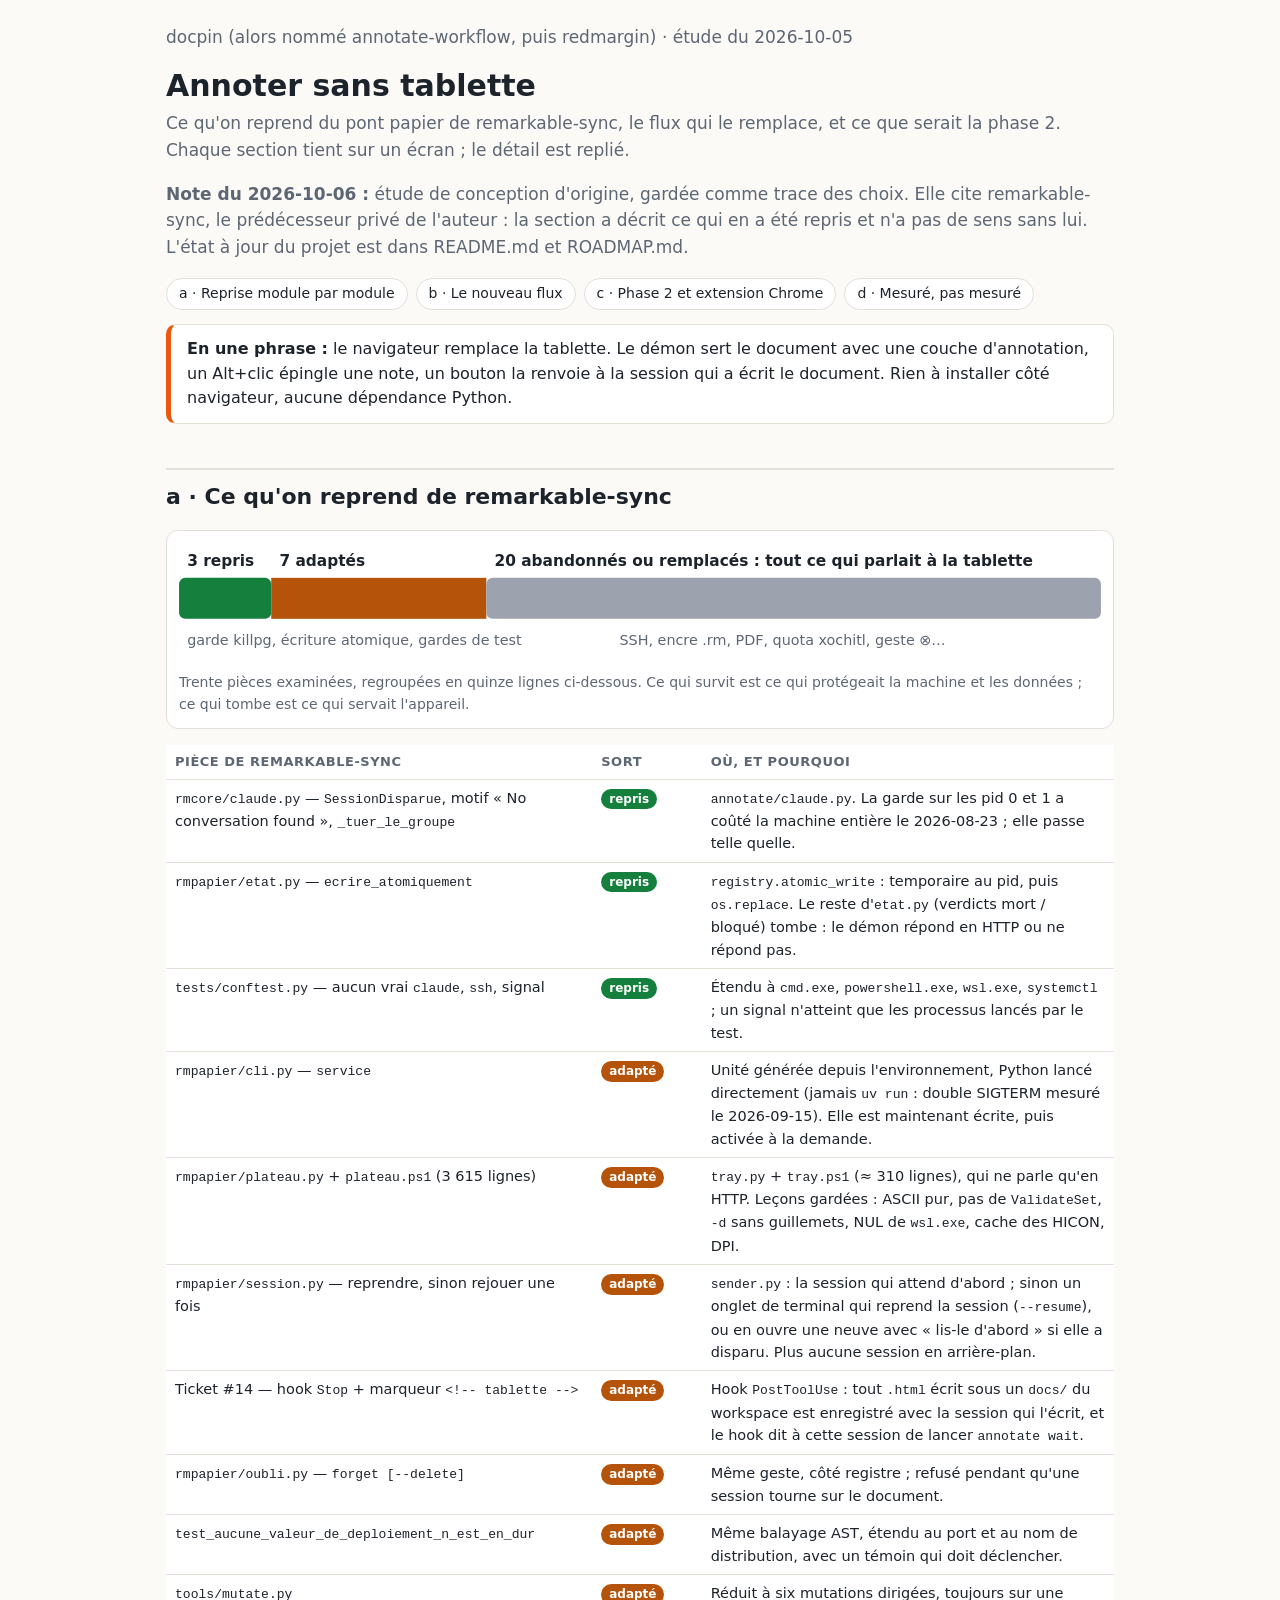
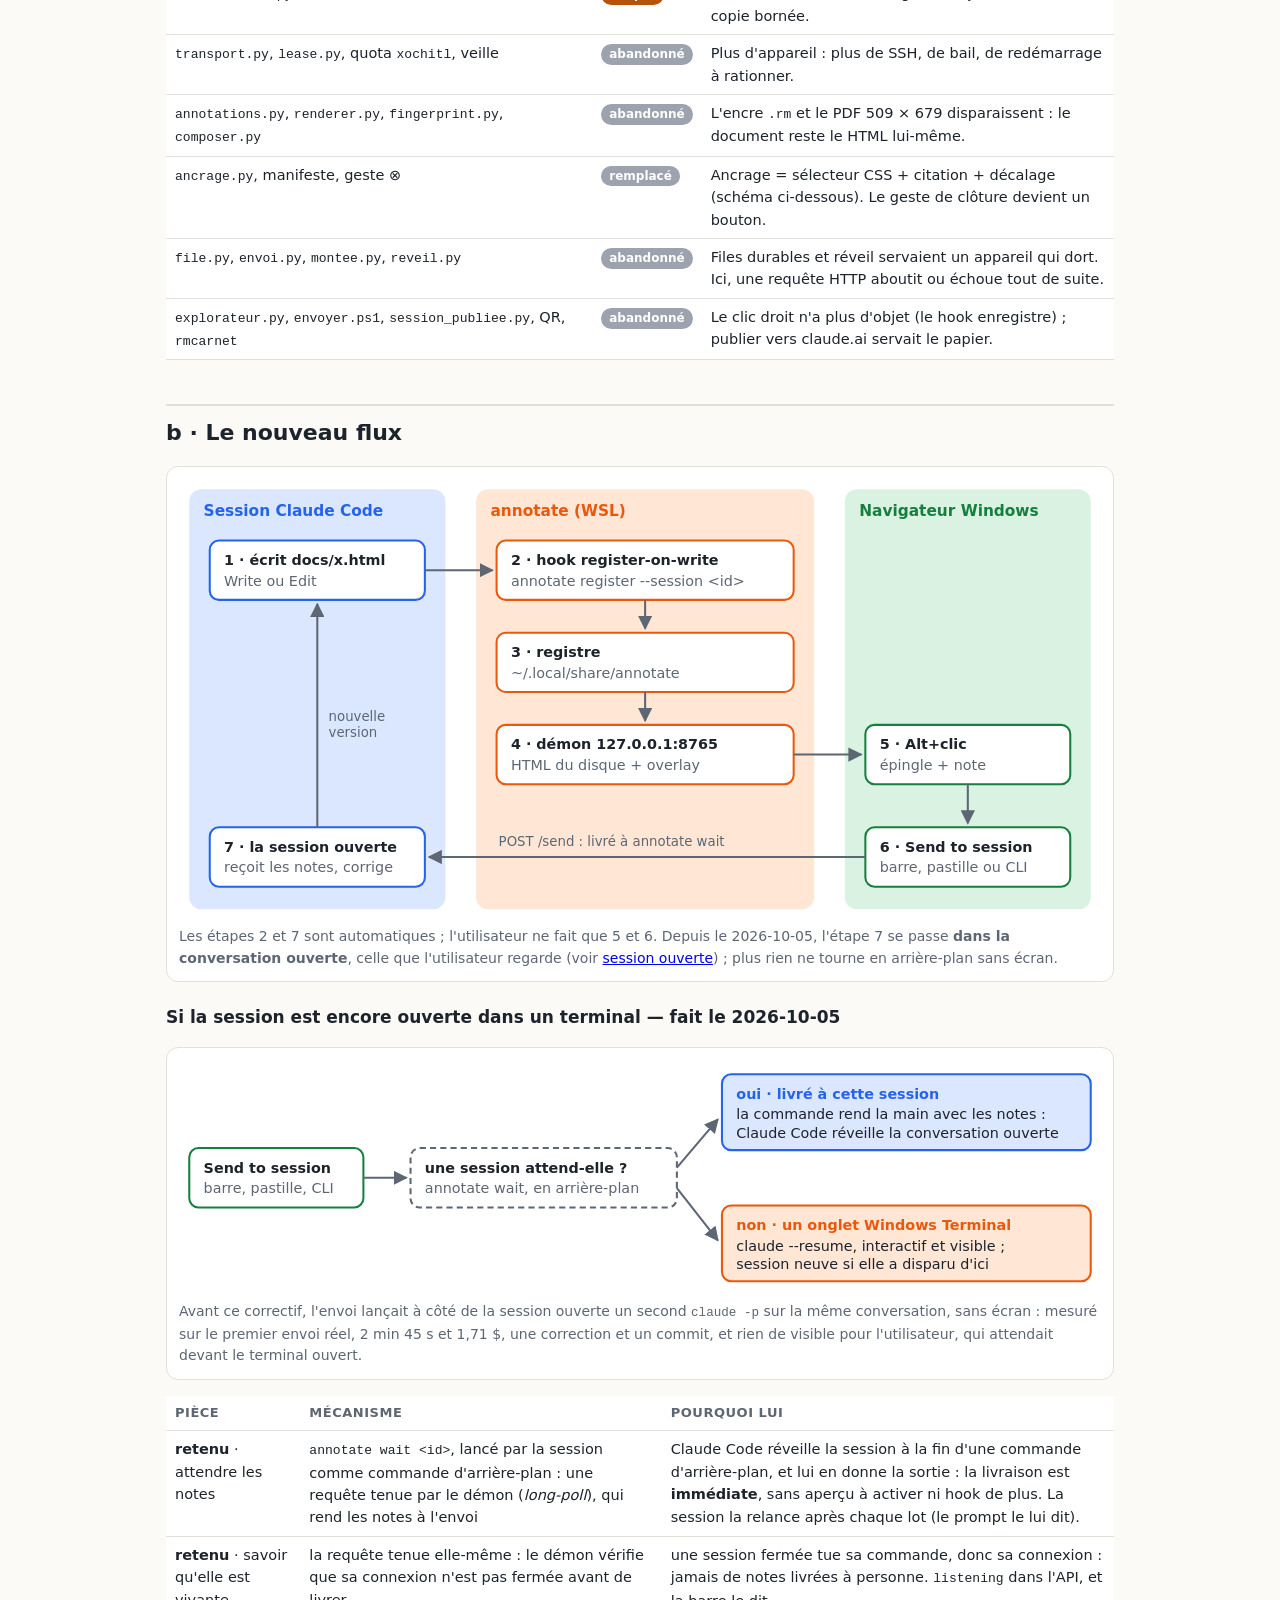
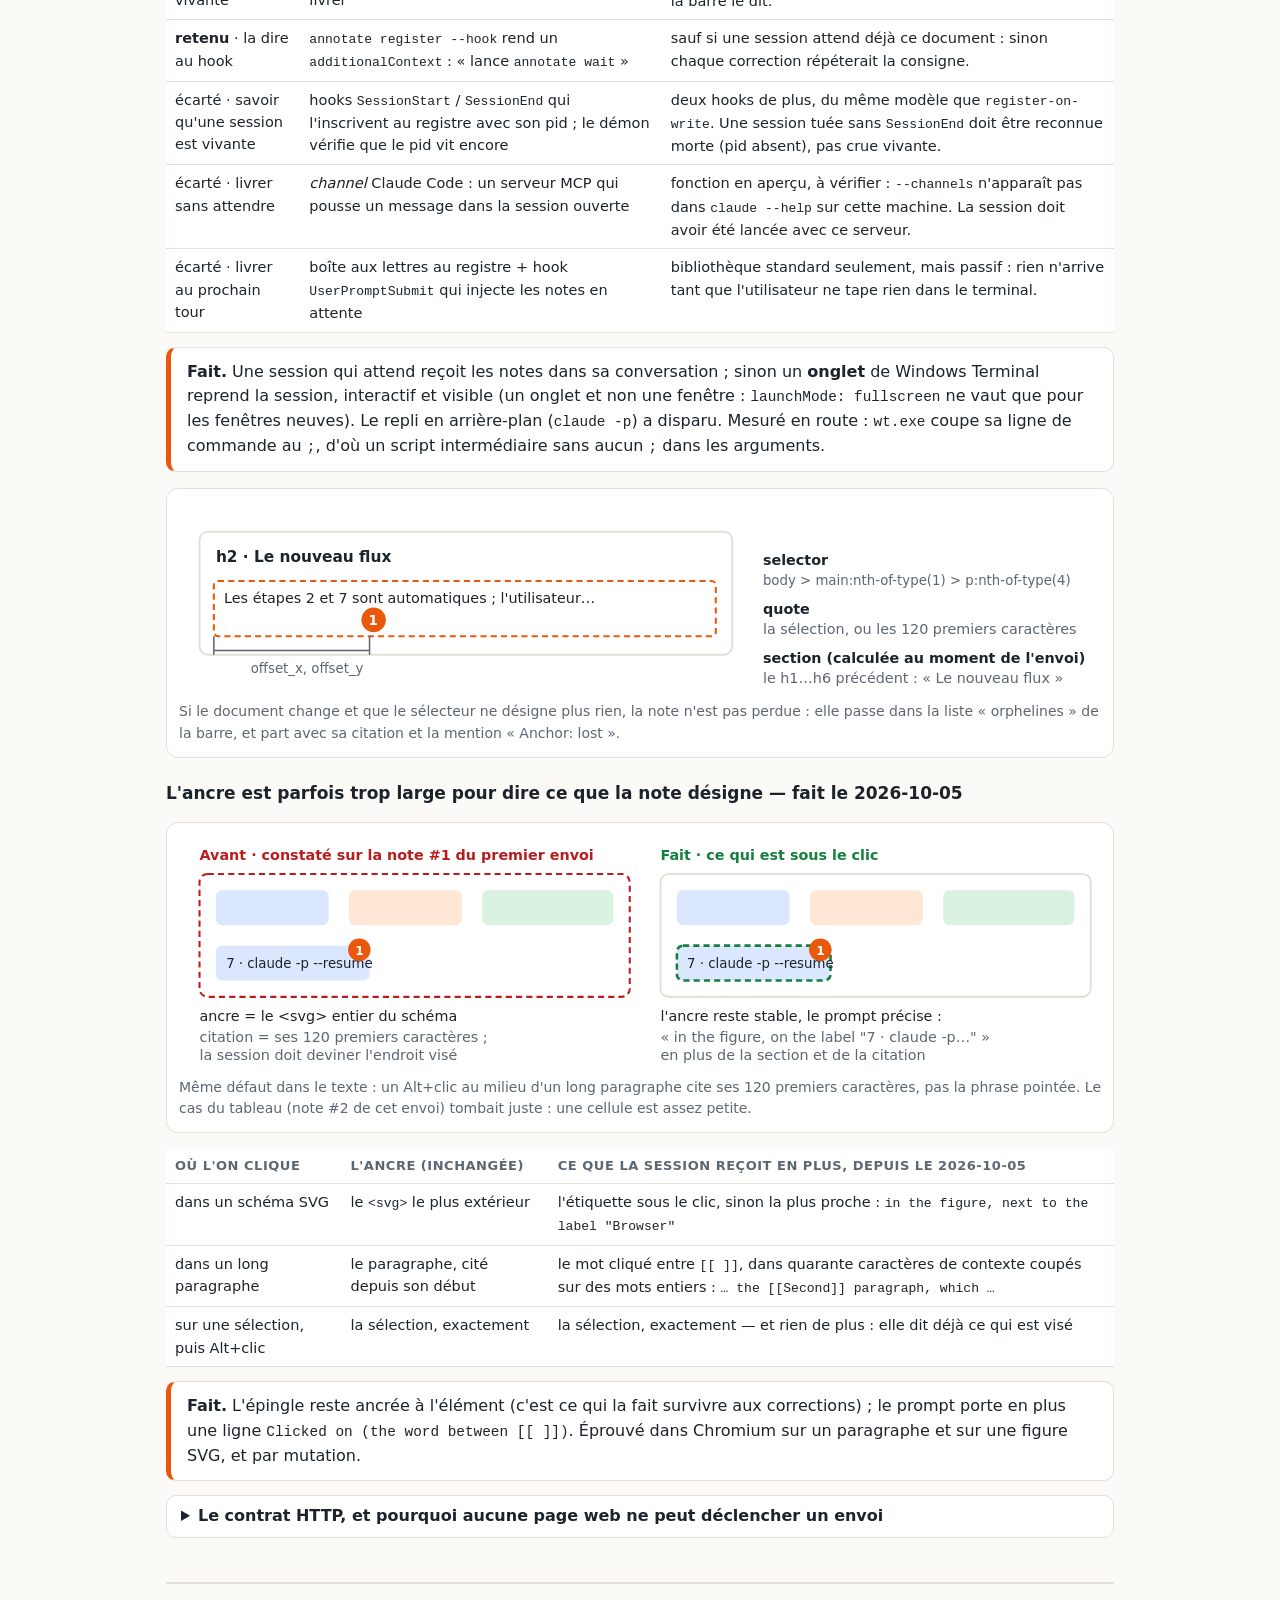
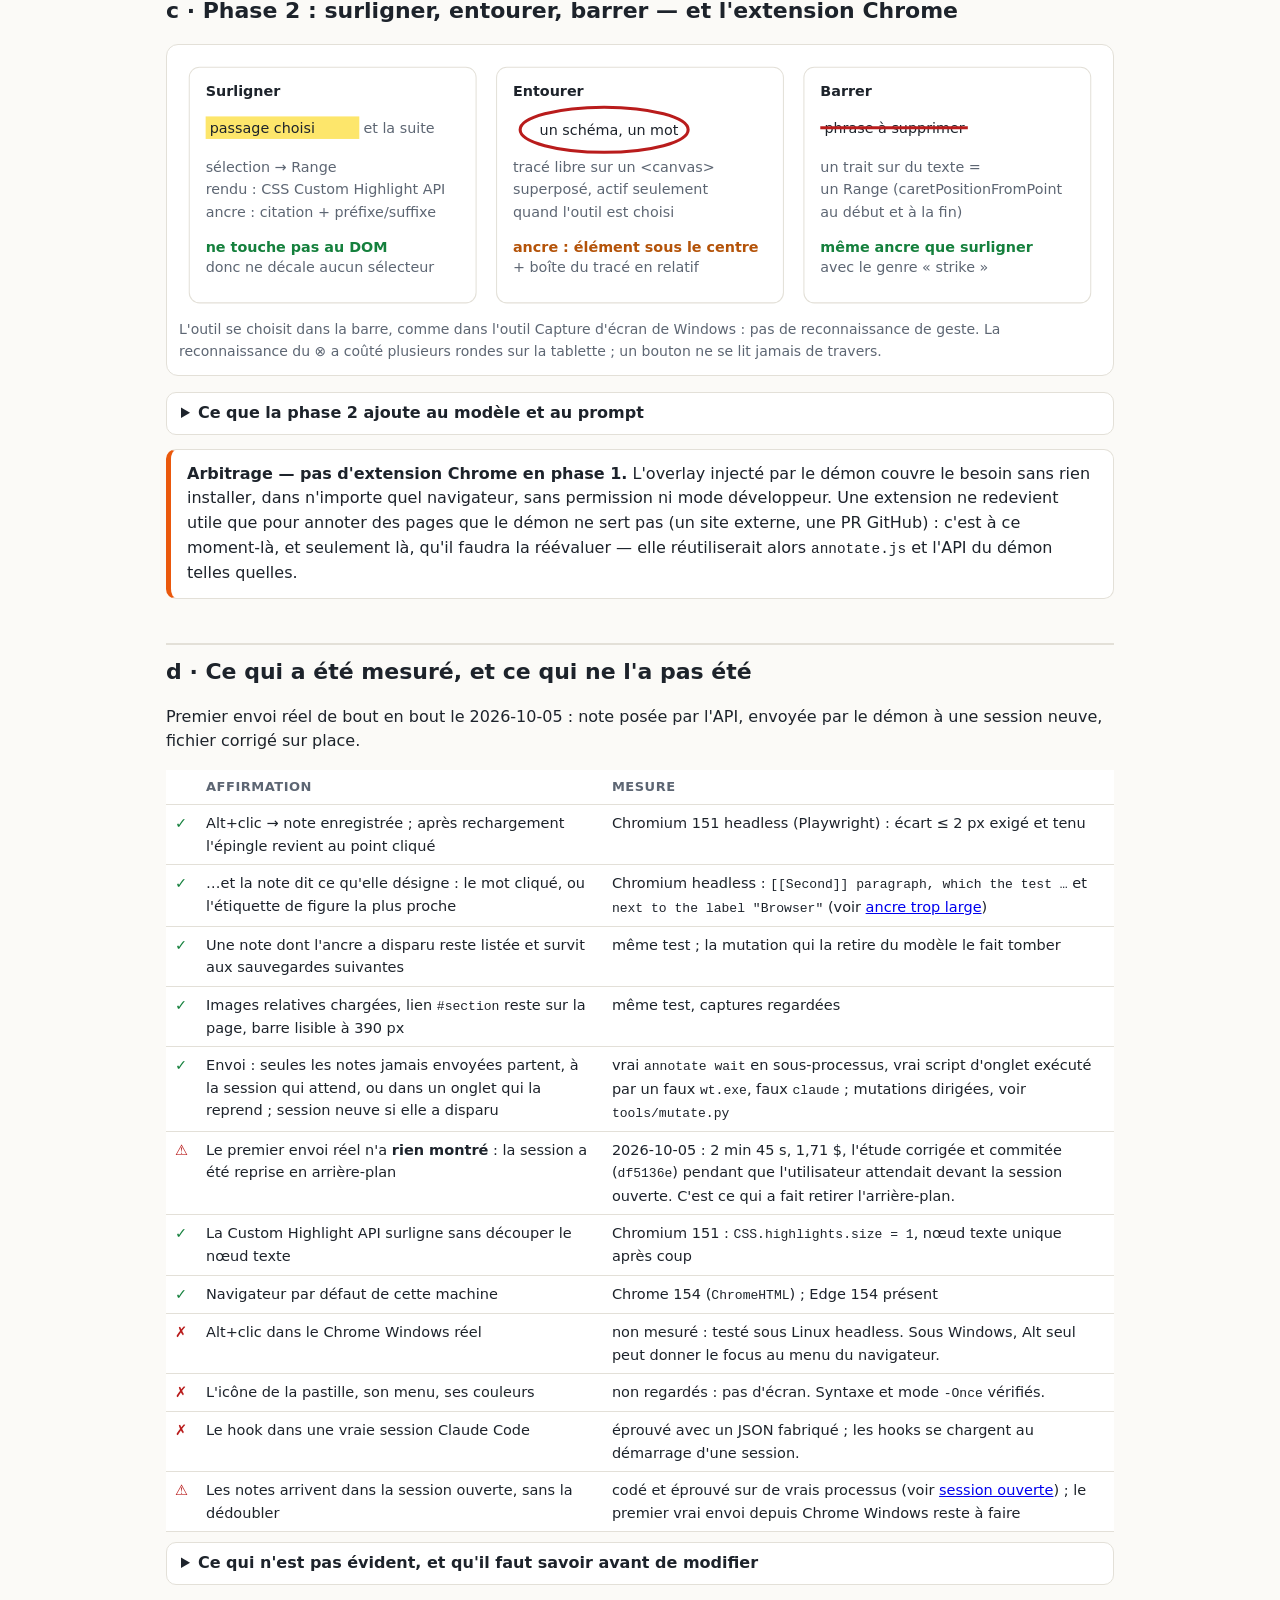
<file: docs/etude-reutilisation.html>
<!doctype html>
<html lang="fr">
<head>
<meta charset="utf-8">
<meta name="viewport" content="width=device-width, initial-scale=1">
<title>Annoter sans tablette</title>
<style>
:root {
  --bg: #fbfaf7; --paper: #ffffff; --ink: #1d232b; --muted: #5d6673; --line: #e3e0d8;
  --session: #2563eb; --session-soft: #dbe7ff;
  --annotate: #ea580c; --annotate-soft: #ffe6d5;
  --browser: #15803d; --browser-soft: #d9f2e1;
  --keep: #15803d; --adapt: #b45309; --drop: #9ca3af; --risk: #b91c1c;
}
@media (prefers-color-scheme: dark) {
  :root:not([data-theme="light"]) {
    --bg: #15181d; --paper: #1d2128; --ink: #e6e8eb; --muted: #9aa3ae; --line: #313844;
    --session: #7aa7ff; --session-soft: #1f2e4d; --annotate: #fb923c; --annotate-soft: #4a2a15;
    --browser: #4ade80; --browser-soft: #173826; --keep: #4ade80; --adapt: #fbbf24;
    --drop: #6b7280; --risk: #f87171;
  }
}
:root[data-theme="dark"] {
  --bg: #15181d; --paper: #1d2128; --ink: #e6e8eb; --muted: #9aa3ae; --line: #313844;
  --session: #7aa7ff; --session-soft: #1f2e4d; --annotate: #fb923c; --annotate-soft: #4a2a15;
  --browser: #4ade80; --browser-soft: #173826; --keep: #4ade80; --adapt: #fbbf24;
  --drop: #6b7280; --risk: #f87171;
}
* { box-sizing: border-box; }
body { margin: 0; background: var(--bg); color: var(--ink);
  font: 16px/1.55 system-ui, -apple-system, "Segoe UI", sans-serif; }
main { max-width: 980px; margin: 0 auto; padding: 24px 16px 80px; }
h1 { font-size: 30px; line-height: 1.2; margin: 8px 0 6px; }
h2 { font-size: 22px; margin: 44px 0 10px; padding-top: 10px; border-top: 2px solid var(--line); }
h3 { font-size: 17px; margin: 22px 0 6px; }
.lede { color: var(--muted); font-size: 17px; margin: 0 0 18px; }
nav.toc { display: flex; flex-wrap: wrap; gap: 8px; margin: 14px 0 6px; }
nav.toc a { text-decoration: none; color: var(--ink); background: var(--paper); border: 1px solid var(--line);
  border-radius: 999px; padding: 4px 12px; font-size: 14px; }
.verdict { background: var(--paper); border: 1px solid var(--line); border-left: 5px solid var(--annotate);
  border-radius: 10px; padding: 12px 16px; margin: 14px 0; }
figure { margin: 16px 0; background: var(--paper); border: 1px solid var(--line); border-radius: 12px; padding: 12px; }
figure svg { width: 100%; height: auto; display: block; }
figcaption { color: var(--muted); font-size: 14px; margin-top: 6px; }
.scroll { overflow-x: auto; }
table { border-collapse: collapse; width: 100%; background: var(--paper); font-size: 14.5px; }
th, td { text-align: left; vertical-align: top; padding: 7px 9px; border-bottom: 1px solid var(--line); }
th { font-size: 13px; text-transform: uppercase; letter-spacing: .04em; color: var(--muted); }
code { font-family: ui-monospace, "Cascadia Code", Menlo, monospace; font-size: .9em; }
.tag { display: inline-block; font-size: 12px; font-weight: 700; padding: 1px 8px; border-radius: 999px; color: #fff; white-space: nowrap; }
.keep { background: var(--keep); } .adapt { background: var(--adapt); } .drop { background: var(--drop); }
.ok { color: var(--keep); font-weight: 700; } .no { color: var(--risk); font-weight: 700; }
details { background: var(--paper); border: 1px solid var(--line); border-radius: 10px; padding: 8px 14px; margin: 10px 0; }
summary { cursor: pointer; font-weight: 600; }
.svg-ink { fill: var(--ink); } .svg-muted { fill: var(--muted); }
.svg-line { stroke: var(--muted); }
@media (max-width: 640px) {
  h1 { font-size: 25px; } body { font-size: 15px; }
  figure { overflow-x: auto; }
  figure svg { min-width: 700px; }
  table, thead, tbody, tr, th, td { display: block; }
  thead { display: none; }
  tr { border-bottom: 1px solid var(--line); padding: 8px 0; }
  td { border: none; padding: 2px 10px; }
}
</style>
</head>
<body>
<main>
<p class="lede">docpin (alors nommé annotate-workflow, puis redmargin) · étude du 2026-10-05</p>
<h1>Annoter sans tablette</h1>
<p class="lede">Ce qu'on reprend du pont papier de remarkable-sync, le flux qui le remplace, et ce que
serait la phase 2. Chaque section tient sur un écran ; le détail est replié.</p>
<p class="lede"><strong>Note du 2026-10-06 :</strong> étude de conception d'origine, gardée comme trace des choix. Elle cite remarkable-sync, le prédécesseur privé de l'auteur : la section a décrit ce qui en a été repris et n'a pas de sens sans lui. L'état à jour du projet est dans README.md et ROADMAP.md.</p>
<nav class="toc">
  <a href="#reprise">a · Reprise module par module</a>
  <a href="#flux">b · Le nouveau flux</a>
  <a href="#phase2">c · Phase 2 et extension Chrome</a>
  <a href="#mesures">d · Mesuré, pas mesuré</a>
</nav>
<div class="verdict"><strong>En une phrase :</strong> le navigateur remplace la tablette. Le démon
sert le document avec une couche d'annotation, un Alt+clic épingle une note, un bouton la renvoie à la
session qui a écrit le document. Rien à installer côté navigateur, aucune dépendance Python.</div>

<h2 id="reprise">a · Ce qu'on reprend de remarkable-sync</h2>
<figure>
<svg viewBox="0 0 900 120" role="img" aria-labelledby="reuse-t">
  <title id="reuse-t">Répartition des modules de remarkable-sync : repris, adaptés, abandonnés</title>
  <rect x="0" y="34" width="90" height="40" rx="6" fill="var(--keep)"/>
  <rect x="90" y="34" width="210" height="40" fill="var(--adapt)"/>
  <rect x="300" y="34" width="600" height="40" rx="6" fill="var(--drop)"/>
  <text x="8" y="22" class="svg-ink" font-size="15" font-weight="700">3 repris</text>
  <text x="98" y="22" class="svg-ink" font-size="15" font-weight="700">7 adaptés</text>
  <text x="308" y="22" class="svg-ink" font-size="15" font-weight="700">20 abandonnés ou remplacés : tout ce qui parlait à la tablette</text>
  <text x="8" y="100" class="svg-muted" font-size="14">garde killpg, écriture atomique, gardes de test</text>
  <text x="430" y="100" class="svg-muted" font-size="14">SSH, encre .rm, PDF, quota xochitl, geste ⊗…</text>
</svg>
<figcaption>Trente pièces examinées, regroupées en quinze lignes ci-dessous. Ce qui survit est ce qui protégeait la machine et les données ; ce qui
tombe est ce qui servait l'appareil.</figcaption>
</figure>
<div class="scroll">
<table>
<thead><tr><th>Pièce de remarkable-sync</th><th>Sort</th><th>Où, et pourquoi</th></tr></thead>
<tbody>
<tr><td><code>rmcore/claude.py</code> — <code>SessionDisparue</code>, motif « No conversation found », <code>_tuer_le_groupe</code></td><td><span class="tag keep">repris</span></td><td><code>annotate/claude.py</code>. La garde sur les pid 0 et 1 a coûté la machine entière le 2026-08-23 ; elle passe telle quelle.</td></tr>
<tr><td><code>rmpapier/etat.py</code> — <code>ecrire_atomiquement</code></td><td><span class="tag keep">repris</span></td><td><code>registry.atomic_write</code> : temporaire au pid, puis <code>os.replace</code>. Le reste d'<code>etat.py</code> (verdicts mort / bloqué) tombe : le démon répond en HTTP ou ne répond pas.</td></tr>
<tr><td><code>tests/conftest.py</code> — aucun vrai <code>claude</code>, <code>ssh</code>, signal</td><td><span class="tag keep">repris</span></td><td>Étendu à <code>cmd.exe</code>, <code>powershell.exe</code>, <code>wsl.exe</code>, <code>systemctl</code> ; un signal n'atteint que les processus lancés par le test.</td></tr>
<tr><td><code>rmpapier/cli.py</code> — <code>service</code></td><td><span class="tag adapt">adapté</span></td><td>Unité générée depuis l'environnement, Python lancé directement (jamais <code>uv run</code> : double SIGTERM mesuré le 2026-09-15). Elle est maintenant écrite, puis activée à la demande.</td></tr>
<tr><td><code>rmpapier/plateau.py</code> + <code>plateau.ps1</code> (3 615 lignes)</td><td><span class="tag adapt">adapté</span></td><td><code>tray.py</code> + <code>tray.ps1</code> (≈ 310 lignes), qui ne parle qu'en HTTP. Leçons gardées : ASCII pur, pas de <code>ValidateSet</code>, <code>-d</code> sans guillemets, NUL de <code>wsl.exe</code>, cache des HICON, DPI.</td></tr>
<tr><td><code>rmpapier/session.py</code> — reprendre, sinon rejouer une fois</td><td><span class="tag adapt">adapté</span></td><td><code>sender.py</code> : la session qui attend d'abord ; sinon un onglet de terminal qui reprend la session (<code>--resume</code>), ou en ouvre une neuve avec « lis-le d'abord » si elle a disparu. Plus aucune session en arrière-plan.</td></tr>
<tr><td>Ticket #14 — hook <code>Stop</code> + marqueur <code>&lt;!-- tablette --&gt;</code></td><td><span class="tag adapt">adapté</span></td><td>Hook <code>PostToolUse</code> : tout <code>.html</code> écrit sous un <code>docs/</code> du workspace est enregistré avec la session qui l'écrit, et le hook dit à cette session de lancer <code>annotate wait</code>.</td></tr>
<tr><td><code>rmpapier/oubli.py</code> — <code>forget [--delete]</code></td><td><span class="tag adapt">adapté</span></td><td>Même geste, côté registre ; refusé pendant qu'une session tourne sur le document.</td></tr>
<tr><td><code>test_aucune_valeur_de_deploiement_n_est_en_dur</code></td><td><span class="tag adapt">adapté</span></td><td>Même balayage AST, étendu au port et au nom de distribution, avec un témoin qui doit déclencher.</td></tr>
<tr><td><code>tools/mutate.py</code></td><td><span class="tag adapt">adapté</span></td><td>Réduit à six mutations dirigées, toujours sur une copie bornée.</td></tr>
<tr><td><code>transport.py</code>, <code>lease.py</code>, quota <code>xochitl</code>, veille</td><td><span class="tag drop">abandonné</span></td><td>Plus d'appareil : plus de SSH, de bail, de redémarrage à rationner.</td></tr>
<tr><td><code>annotations.py</code>, <code>renderer.py</code>, <code>fingerprint.py</code>, <code>composer.py</code></td><td><span class="tag drop">abandonné</span></td><td>L'encre <code>.rm</code> et le PDF 509 × 679 disparaissent : le document reste le HTML lui-même.</td></tr>
<tr><td><code>ancrage.py</code>, manifeste, geste ⊗</td><td><span class="tag drop">remplacé</span></td><td>Ancrage = sélecteur CSS + citation + décalage (schéma ci-dessous). Le geste de clôture devient un bouton.</td></tr>
<tr><td><code>file.py</code>, <code>envoi.py</code>, <code>montee.py</code>, <code>reveil.py</code></td><td><span class="tag drop">abandonné</span></td><td>Files durables et réveil servaient un appareil qui dort. Ici, une requête HTTP aboutit ou échoue tout de suite.</td></tr>
<tr><td><code>explorateur.py</code>, <code>envoyer.ps1</code>, <code>session_publiee.py</code>, QR, <code>rmcarnet</code></td><td><span class="tag drop">abandonné</span></td><td>Le clic droit n'a plus d'objet (le hook enregistre) ; publier vers claude.ai servait le papier.</td></tr>
</tbody>
</table>
</div>

<h2 id="flux">b · Le nouveau flux</h2>
<figure>
<svg viewBox="0 0 900 430" role="img" aria-labelledby="flow-t">
  <title id="flow-t">La boucle : session, hook, registre, démon, navigateur, envoi, session</title>
  <defs>
    <marker id="arr" viewBox="0 0 10 10" refX="9" refY="5" markerWidth="7" markerHeight="7" orient="auto-start-reverse">
      <path d="M0,0 L10,5 L0,10 z" fill="var(--muted)"/>
    </marker>
  </defs>
  <!-- lanes -->
  <rect x="10" y="10" width="250" height="410" rx="12" fill="var(--session-soft)"/>
  <rect x="290" y="10" width="330" height="410" rx="12" fill="var(--annotate-soft)"/>
  <rect x="650" y="10" width="240" height="410" rx="12" fill="var(--browser-soft)"/>
  <text x="24" y="36" font-size="15" font-weight="700" fill="var(--session)">Session Claude Code</text>
  <text x="304" y="36" font-size="15" font-weight="700" fill="var(--annotate)">annotate (WSL)</text>
  <text x="664" y="36" font-size="15" font-weight="700" fill="var(--browser)">Navigateur Windows</text>
  <!-- nodes -->
  <g font-size="14">
    <rect x="30" y="60" width="210" height="58" rx="9" fill="var(--paper)" stroke="var(--session)" stroke-width="2"/>
    <text x="44" y="84" class="svg-ink" font-weight="700">1 · écrit docs/x.html</text>
    <text x="44" y="104" class="svg-muted">Write ou Edit</text>

    <rect x="310" y="60" width="290" height="58" rx="9" fill="var(--paper)" stroke="var(--annotate)" stroke-width="2"/>
    <text x="324" y="84" class="svg-ink" font-weight="700">2 · hook register-on-write</text>
    <text x="324" y="104" class="svg-muted">annotate register --session &lt;id&gt;</text>

    <rect x="310" y="150" width="290" height="58" rx="9" fill="var(--paper)" stroke="var(--annotate)" stroke-width="2"/>
    <text x="324" y="174" class="svg-ink" font-weight="700">3 · registre</text>
    <text x="324" y="194" class="svg-muted">~/.local/share/annotate</text>

    <rect x="310" y="240" width="290" height="58" rx="9" fill="var(--paper)" stroke="var(--annotate)" stroke-width="2"/>
    <text x="324" y="264" class="svg-ink" font-weight="700">4 · démon 127.0.0.1:8765</text>
    <text x="324" y="284" class="svg-muted">HTML du disque + overlay</text>

    <rect x="670" y="240" width="200" height="58" rx="9" fill="var(--paper)" stroke="var(--browser)" stroke-width="2"/>
    <text x="684" y="264" class="svg-ink" font-weight="700">5 · Alt+clic</text>
    <text x="684" y="284" class="svg-muted">épingle + note</text>

    <rect x="670" y="340" width="200" height="58" rx="9" fill="var(--paper)" stroke="var(--browser)" stroke-width="2"/>
    <text x="684" y="364" class="svg-ink" font-weight="700">6 · Send to session</text>
    <text x="684" y="384" class="svg-muted">barre, pastille ou CLI</text>

    <rect x="30" y="340" width="210" height="58" rx="9" fill="var(--paper)" stroke="var(--session)" stroke-width="2"/>
    <text x="44" y="364" class="svg-ink" font-weight="700">7 · la session ouverte</text>
    <text x="44" y="384" class="svg-muted">reçoit les notes, corrige</text>
  </g>
  <!-- arrows -->
  <g stroke="var(--muted)" stroke-width="2" fill="none" marker-end="url(#arr)">
    <path d="M240,89 L306,89"/>
    <path d="M455,118 L455,146"/>
    <path d="M455,208 L455,236"/>
    <path d="M600,269 L666,269"/>
    <path d="M770,298 L770,336"/>
    <path d="M670,369 L244,369"/>
    <path d="M135,340 L135,122"/>
  </g>
  <text x="312" y="358" class="svg-muted" font-size="13">POST /send : livré à annotate wait</text>
  <text x="146" y="236" class="svg-muted" font-size="13">nouvelle</text>
  <text x="146" y="252" class="svg-muted" font-size="13">version</text>
</svg>
<figcaption>Les étapes 2 et 7 sont automatiques ; l'utilisateur ne fait que 5 et 6. Depuis le 2026-10-05,
l'étape 7 se passe <strong>dans la conversation ouverte</strong>, celle que l'utilisateur regarde (voir
<a href="#session-ouverte">session ouverte</a>) ; plus rien ne tourne en arrière-plan sans écran.</figcaption>
</figure>
<h3 id="session-ouverte">Si la session est encore ouverte dans un terminal — fait le 2026-10-05</h3>
<figure>
<svg viewBox="0 0 900 230" role="img" aria-labelledby="live-t">
  <title id="live-t">Aiguillage de l'envoi : la session qui attend d'abord, un onglet de terminal sinon</title>
  <defs>
    <marker id="arr2" viewBox="0 0 10 10" refX="9" refY="5" markerWidth="7" markerHeight="7" orient="auto-start-reverse">
      <path d="M0,0 L10,5 L0,10 z" fill="var(--muted)"/>
    </marker>
  </defs>
  <g font-size="14">
    <rect x="10" y="86" width="170" height="58" rx="9" fill="var(--paper)" stroke="var(--browser)" stroke-width="2"/>
    <text x="24" y="110" class="svg-ink" font-weight="700">Send to session</text>
    <text x="24" y="130" class="svg-muted">barre, pastille, CLI</text>

    <rect x="226" y="86" width="260" height="58" rx="9" fill="var(--paper)" stroke="var(--muted)" stroke-width="2" stroke-dasharray="6 4"/>
    <text x="240" y="110" class="svg-ink" font-weight="700">une session attend-elle ?</text>
    <text x="240" y="130" class="svg-muted">annotate wait, en arrière-plan</text>

    <rect x="530" y="14" width="360" height="74" rx="9" fill="var(--session-soft)" stroke="var(--session)" stroke-width="2"/>
    <text x="544" y="38" fill="var(--session)" font-weight="700">oui · livré à cette session</text>
    <text x="544" y="58" class="svg-ink">la commande rend la main avec les notes :</text>
    <text x="544" y="76" class="svg-ink">Claude Code réveille la conversation ouverte</text>

    <rect x="530" y="142" width="360" height="74" rx="9" fill="var(--annotate-soft)" stroke="var(--annotate)" stroke-width="2"/>
    <text x="544" y="166" fill="var(--annotate)" font-weight="700">non · un onglet Windows Terminal</text>
    <text x="544" y="186" class="svg-ink">claude --resume, interactif et visible ;</text>
    <text x="544" y="204" class="svg-ink">session neuve si elle a disparu d'ici</text>
  </g>
  <g stroke="var(--muted)" stroke-width="2" fill="none" marker-end="url(#arr2)">
    <path d="M180,115 L222,115"/>
    <path d="M486,105 L526,58"/>
    <path d="M486,125 L526,176"/>
  </g>
</svg>
<figcaption>Avant ce correctif, l'envoi lançait à côté de la session ouverte un second <code>claude -p</code>
sur la même conversation, sans écran : mesuré sur le premier envoi réel, 2 min 45 s et 1,71 $, une
correction et un commit, et rien de visible pour l'utilisateur, qui attendait devant le terminal ouvert.</figcaption>
</figure>
<div class="scroll">
<table>
<thead><tr><th>Pièce</th><th>Mécanisme</th><th>Pourquoi lui</th></tr></thead>
<tbody>
<tr><td><strong>retenu</strong> · attendre les notes</td><td><code>annotate wait &lt;id&gt;</code>, lancé par la session comme commande d'arrière-plan : une requête tenue par le démon (<em>long-poll</em>), qui rend les notes à l'envoi</td><td>Claude Code réveille la session à la fin d'une commande d'arrière-plan, et lui en donne la sortie : la livraison est <strong>immédiate</strong>, sans aperçu à activer ni hook de plus. La session la relance après chaque lot (le prompt le lui dit).</td></tr>
<tr><td><strong>retenu</strong> · savoir qu'elle est vivante</td><td>la requête tenue elle-même : le démon vérifie que sa connexion n'est pas fermée avant de livrer</td><td>une session fermée tue sa commande, donc sa connexion : jamais de notes livrées à personne. <code>listening</code> dans l'API, et la barre le dit.</td></tr>
<tr><td><strong>retenu</strong> · la dire au hook</td><td><code>annotate register --hook</code> rend un <code>additionalContext</code> : « lance <code>annotate wait</code> »</td><td>sauf si une session attend déjà ce document : sinon chaque correction répéterait la consigne.</td></tr>
<tr><td>écarté · savoir qu'une session est vivante</td><td>hooks <code>SessionStart</code> / <code>SessionEnd</code> qui l'inscrivent au registre avec son pid ; le démon vérifie que le pid vit encore</td><td>deux hooks de plus, du même modèle que <code>register-on-write</code>. Une session tuée sans <code>SessionEnd</code> doit être reconnue morte (pid absent), pas crue vivante.</td></tr>
<tr><td>écarté · livrer sans attendre</td><td><em>channel</em> Claude Code : un serveur MCP qui pousse un message dans la session ouverte</td><td>fonction en aperçu, à vérifier : <code>--channels</code> n'apparaît pas dans <code>claude --help</code> sur cette machine. La session doit avoir été lancée avec ce serveur.</td></tr>
<tr><td>écarté · livrer au prochain tour</td><td>boîte aux lettres au registre + hook <code>UserPromptSubmit</code> qui injecte les notes en attente</td><td>bibliothèque standard seulement, mais passif : rien n'arrive tant que l'utilisateur ne tape rien dans le terminal.</td></tr>
</tbody>
</table>
</div>
<div class="verdict"><strong>Fait.</strong> Une session qui attend reçoit les notes dans sa conversation ;
sinon un <strong>onglet</strong> de Windows Terminal reprend la session, interactif et visible (un onglet et
non une fenêtre : <code>launchMode: fullscreen</code> ne vaut que pour les fenêtres neuves). Le repli en
arrière-plan (<code>claude -p</code>) a disparu. Mesuré en route : <code>wt.exe</code> coupe sa ligne de commande
au <code>;</code>, d'où un script intermédiaire sans aucun <code>;</code> dans les arguments.</div>
<figure>
<svg viewBox="0 0 900 190" role="img" aria-labelledby="anchor-t">
  <title id="anchor-t">L'ancrage d'une épingle : sélecteur, citation, décalage</title>
  <rect x="20" y="30" width="520" height="120" rx="8" fill="var(--paper)" stroke="var(--line)" stroke-width="2"/>
  <text x="36" y="60" class="svg-ink" font-size="15" font-weight="700">h2 · Le nouveau flux</text>
  <rect x="34" y="78" width="490" height="54" rx="4" fill="none" stroke="var(--annotate)" stroke-width="2" stroke-dasharray="6 4"/>
  <text x="44" y="100" class="svg-ink" font-size="14">Les étapes 2 et 7 sont automatiques ; l'utilisateur…</text>
  <circle cx="190" cy="116" r="12" fill="var(--annotate)"/>
  <text x="185" y="121" fill="#fff" font-size="13" font-weight="700">1</text>
  <path d="M34,132 L34,150 M34,146 L186,146 M186,150 L186,132" stroke="var(--muted)" stroke-width="1.5" fill="none"/>
  <text x="70" y="168" class="svg-muted" font-size="13">offset_x, offset_y</text>
  <g font-size="14">
    <text x="570" y="62" class="svg-ink" font-weight="700">selector</text>
    <text x="570" y="82" class="svg-muted" font-size="13">body &gt; main:nth-of-type(1) &gt; p:nth-of-type(4)</text>
    <text x="570" y="110" class="svg-ink" font-weight="700">quote</text>
    <text x="570" y="130" class="svg-muted">la sélection, ou les 120 premiers caractères</text>
    <text x="570" y="158" class="svg-ink" font-weight="700">section (calculée au moment de l'envoi)</text>
    <text x="570" y="178" class="svg-muted">le h1…h6 précédent : « Le nouveau flux »</text>
  </g>
</svg>
<figcaption>Si le document change et que le sélecteur ne désigne plus rien, la note n'est pas perdue : elle
passe dans la liste « orphelines » de la barre, et part avec sa citation et la mention « Anchor: lost ».</figcaption>
</figure>
<h3 id="precision">L'ancre est parfois trop large pour dire ce que la note désigne — fait le 2026-10-05</h3>
<figure>
<svg viewBox="0 0 900 230" role="img" aria-labelledby="prec-t">
  <title id="prec-t">Ancre trop large avant, le mot ou l'étiquette sous le clic maintenant</title>
  <g font-size="14">
    <text x="20" y="24" fill="var(--risk)" font-weight="700">Avant · constaté sur la note #1 du premier envoi</text>
    <rect x="20" y="38" width="420" height="120" rx="8" fill="none" stroke="var(--risk)" stroke-width="2" stroke-dasharray="6 4"/>
    <rect x="36" y="54" width="110" height="34" rx="6" fill="var(--session-soft)"/>
    <rect x="166" y="54" width="110" height="34" rx="6" fill="var(--annotate-soft)"/>
    <rect x="296" y="54" width="128" height="34" rx="6" fill="var(--browser-soft)"/>
    <rect x="36" y="108" width="150" height="34" rx="6" fill="var(--session-soft)"/>
    <text x="46" y="130" class="svg-ink" font-size="13">7 · claude -p --resume</text>
    <circle cx="176" cy="112" r="11" fill="var(--annotate)"/>
    <text x="172" y="117" fill="#fff" font-size="12" font-weight="700">1</text>
    <text x="20" y="182" class="svg-ink">ancre = le &lt;svg&gt; entier du schéma</text>
    <text x="20" y="202" class="svg-muted">citation = ses 120 premiers caractères ;</text>
    <text x="20" y="220" class="svg-muted">la session doit deviner l'endroit visé</text>

    <text x="470" y="24" fill="var(--keep)" font-weight="700">Fait · ce qui est sous le clic</text>
    <rect x="470" y="38" width="420" height="120" rx="8" fill="none" stroke="var(--line)" stroke-width="2"/>
    <rect x="486" y="54" width="110" height="34" rx="6" fill="var(--session-soft)"/>
    <rect x="616" y="54" width="110" height="34" rx="6" fill="var(--annotate-soft)"/>
    <rect x="746" y="54" width="128" height="34" rx="6" fill="var(--browser-soft)"/>
    <rect x="486" y="108" width="150" height="34" rx="6" fill="var(--session-soft)" stroke="var(--keep)" stroke-width="2.5" stroke-dasharray="6 4"/>
    <text x="496" y="130" class="svg-ink" font-size="13">7 · claude -p --resume</text>
    <circle cx="626" cy="112" r="11" fill="var(--annotate)"/>
    <text x="622" y="117" fill="#fff" font-size="12" font-weight="700">1</text>
    <text x="470" y="182" class="svg-ink">l'ancre reste stable, le prompt précise :</text>
    <text x="470" y="202" class="svg-muted">« in the figure, on the label "7 · claude -p…" »</text>
    <text x="470" y="220" class="svg-muted">en plus de la section et de la citation</text>
  </g>
</svg>
<figcaption>Même défaut dans le texte : un Alt+clic au milieu d'un long paragraphe cite ses 120 premiers
caractères, pas la phrase pointée. Le cas du tableau (note #2 de cet envoi) tombait juste : une cellule
est assez petite.</figcaption>
</figure>
<div class="scroll">
<table>
<thead><tr><th>Où l'on clique</th><th>L'ancre (inchangée)</th><th>Ce que la session reçoit en plus, depuis le 2026-10-05</th></tr></thead>
<tbody>
<tr><td>dans un schéma SVG</td><td>le <code>&lt;svg&gt;</code> le plus extérieur</td><td>l'étiquette sous le clic, sinon la plus proche : <code>in the figure, next to the label "Browser"</code></td></tr>
<tr><td>dans un long paragraphe</td><td>le paragraphe, cité depuis son début</td><td>le mot cliqué entre <code>[[ ]]</code>, dans quarante caractères de contexte coupés sur des mots entiers : <code>… the [[Second]] paragraph, which …</code></td></tr>
<tr><td>sur une sélection, puis Alt+clic</td><td>la sélection, exactement</td><td>la sélection, exactement — et rien de plus : elle dit déjà ce qui est visé</td></tr>
</tbody>
</table>
</div>
<div class="verdict"><strong>Fait.</strong> L'épingle reste ancrée à l'élément (c'est ce qui la fait survivre
aux corrections) ; le prompt porte en plus une ligne <code>Clicked on (the word between [[ ]])</code>. Éprouvé dans
Chromium sur un paragraphe et sur une figure SVG, et par mutation.</div>
<details><summary>Le contrat HTTP, et pourquoi aucune page web ne peut déclencher un envoi</summary>
<p><code>GET /docs/&lt;id&gt;</code> relit le fichier à chaque requête et injecte <code>annotate.js</code> ;
<code>GET /docs/&lt;id&gt;/files/…</code> sert les images relatives et refuse tout chemin qui sort du dossier
du document (lien symbolique compris). <code>GET/PUT …/annotations</code>, <code>POST …/send</code>,
<code>…/new-session</code>, <code>…/open</code>, <code>DELETE /api/docs/&lt;id&gt;</code>.</p>
<p>N'importe quelle page ouverte dans le navigateur peut viser <code>localhost</code>. Comme <code>send</code>
lance une session autorisée à éditer des fichiers, toute requête qui modifie exige l'en-tête
<code>X-Annotate</code> (un en-tête personnalisé impose un pré-vol CORS que le démon n'accorde jamais) et
refuse un <code>Origin</code> étranger ; le <code>Host</code> doit nommer localhost.</p>
</details>

<h2 id="phase2">c · Phase 2 : surligner, entourer, barrer — et l'extension Chrome</h2>
<figure>
<svg viewBox="0 0 900 250" role="img" aria-labelledby="p2-t">
  <title id="p2-t">Trois gestes de phase 2 et leur mécanique</title>
  <g font-size="14">
    <rect x="10" y="10" width="280" height="230" rx="10" fill="var(--paper)" stroke="var(--line)"/>
    <text x="26" y="38" class="svg-ink" font-weight="700">Surligner</text>
    <rect x="26" y="58" width="150" height="22" fill="#fde047" opacity=".8"/>
    <text x="30" y="74" fill="#1d232b">passage choisi</text><text x="180" y="74" class="svg-muted">et la suite</text>
    <text x="26" y="112" class="svg-muted">sélection → Range</text>
    <text x="26" y="134" class="svg-muted">rendu : CSS Custom Highlight API</text>
    <text x="26" y="156" class="svg-muted">ancre : citation + préfixe/suffixe</text>
    <text x="26" y="190" fill="var(--keep)" font-weight="700">ne touche pas au DOM</text>
    <text x="26" y="210" class="svg-muted">donc ne décale aucun sélecteur</text>

    <rect x="310" y="10" width="280" height="230" rx="10" fill="var(--paper)" stroke="var(--line)"/>
    <text x="326" y="38" class="svg-ink" font-weight="700">Entourer</text>
    <text x="352" y="76" class="svg-ink">un schéma, un mot</text>
    <ellipse cx="415" cy="71" rx="82" ry="22" fill="none" stroke="var(--risk)" stroke-width="3"/>
    <text x="326" y="112" class="svg-muted">tracé libre sur un &lt;canvas&gt;</text>
    <text x="326" y="134" class="svg-muted">superposé, actif seulement</text>
    <text x="326" y="156" class="svg-muted">quand l'outil est choisi</text>
    <text x="326" y="190" fill="var(--adapt)" font-weight="700">ancre : élément sous le centre</text>
    <text x="326" y="210" class="svg-muted">+ boîte du tracé en relatif</text>

    <rect x="610" y="10" width="280" height="230" rx="10" fill="var(--paper)" stroke="var(--line)"/>
    <text x="626" y="38" class="svg-ink" font-weight="700">Barrer</text>
    <text x="630" y="74" class="svg-ink">phrase à supprimer</text>
    <path d="M626,69 L770,69" stroke="var(--risk)" stroke-width="3"/>
    <text x="626" y="112" class="svg-muted">un trait sur du texte =</text>
    <text x="626" y="134" class="svg-muted">un Range (caretPositionFromPoint</text>
    <text x="626" y="156" class="svg-muted">au début et à la fin)</text>
    <text x="626" y="190" fill="var(--keep)" font-weight="700">même ancre que surligner</text>
    <text x="626" y="210" class="svg-muted">avec le genre « strike »</text>
  </g>
</svg>
<figcaption>L'outil se choisit dans la barre, comme dans l'outil Capture d'écran de Windows : pas de
reconnaissance de geste. La reconnaissance du ⊗ a coûté plusieurs rondes sur la tablette ; un bouton ne se
lit jamais de travers.</figcaption>
</figure>
<details><summary>Ce que la phase 2 ajoute au modèle et au prompt</summary>
<p>Chaque annotation gagne un champ <code>kind</code> (<code>pin</code>, <code>highlight</code>,
<code>circle</code>, <code>strike</code>). Pour les deux genres textuels, l'ancre devient une citation exacte
plus un préfixe et un suffixe de 32 caractères (le principe du <code>TextQuoteSelector</code> de la norme
Web Annotation) : elle survit à une réorganisation des blocs, là où un sélecteur <code>nth-of-type</code>
casse. Pour <code>circle</code>, le tracé est stocké en coordonnées relatives à l'élément ancré, et le
prompt dit « the user circled: “…” » avec le texte que la boîte du tracé recouvre.</p>
<p>Le prompt envoyé ne change que d'un mot par note (« highlighted », « struck through », « circled ») :
la session reçoit toujours section, citation, note.</p>
</details>
<div class="verdict"><strong>Arbitrage — pas d'extension Chrome en phase 1.</strong> L'overlay injecté par
le démon couvre le besoin sans rien installer, dans n'importe quel navigateur, sans permission ni mode
développeur. Une extension ne redevient utile que pour annoter des pages que le démon ne sert pas (un site
externe, une PR GitHub) : c'est à ce moment-là, et seulement là, qu'il faudra la réévaluer — elle
réutiliserait alors <code>annotate.js</code> et l'API du démon telles quelles.</div>

<h2 id="mesures">d · Ce qui a été mesuré, et ce qui ne l'a pas été</h2>
<p>Premier envoi réel de bout en bout le 2026-10-05 : note posée par l'API, envoyée par le démon à une session neuve, fichier corrigé sur place.</p>
<div class="scroll">
<table>
<thead><tr><th></th><th>Affirmation</th><th>Mesure</th></tr></thead>
<tbody>
<tr><td class="ok">✓</td><td>Alt+clic → note enregistrée ; après rechargement l'épingle revient au point cliqué</td><td>Chromium 151 headless (Playwright) : écart ≤ 2 px exigé et tenu</td></tr>
<tr><td class="ok">✓</td><td>…et la note dit ce qu'elle désigne : le mot cliqué, ou l'étiquette de figure la plus proche</td><td>Chromium headless : <code>[[Second]] paragraph, which the test …</code> et <code>next to the label "Browser"</code> (voir <a href="#precision">ancre trop large</a>)</td></tr>
<tr><td class="ok">✓</td><td>Une note dont l'ancre a disparu reste listée et survit aux sauvegardes suivantes</td><td>même test ; la mutation qui la retire du modèle le fait tomber</td></tr>
<tr><td class="ok">✓</td><td>Images relatives chargées, lien <code>#section</code> reste sur la page, barre lisible à 390 px</td><td>même test, captures regardées</td></tr>
<tr><td class="ok">✓</td><td>Envoi : seules les notes jamais envoyées partent, à la session qui attend, ou dans un onglet qui la reprend ; session neuve si elle a disparu</td><td>vrai <code>annotate wait</code> en sous-processus, vrai script d'onglet exécuté par un faux <code>wt.exe</code>, faux <code>claude</code> ; mutations dirigées, voir <code>tools/mutate.py</code></td></tr>
<tr><td class="no">⚠</td><td>Le premier envoi réel n'a <strong>rien montré</strong> : la session a été reprise en arrière-plan</td><td>2026-10-05 : 2 min 45 s, 1,71 $, l'étude corrigée et commitée (<code>df5136e</code>) pendant que l'utilisateur attendait devant la session ouverte. C'est ce qui a fait retirer l'arrière-plan.</td></tr>
<tr><td class="ok">✓</td><td>La Custom Highlight API surligne sans découper le nœud texte</td><td>Chromium 151 : <code>CSS.highlights.size = 1</code>, nœud texte unique après coup</td></tr>
<tr><td class="ok">✓</td><td>Navigateur par défaut de cette machine</td><td>Chrome 154 (<code>ChromeHTML</code>) ; Edge 154 présent</td></tr>
<tr><td class="no">✗</td><td>Alt+clic dans le Chrome Windows réel</td><td>non mesuré : testé sous Linux headless. Sous Windows, Alt seul peut donner le focus au menu du navigateur.</td></tr>
<tr><td class="no">✗</td><td>L'icône de la pastille, son menu, ses couleurs</td><td>non regardés : pas d'écran. Syntaxe et mode <code>-Once</code> vérifiés.</td></tr>
<tr><td class="no">✗</td><td>Le hook dans une vraie session Claude Code</td><td>éprouvé avec un JSON fabriqué ; les hooks se chargent au démarrage d'une session.</td></tr>
<tr><td class="no">⚠</td><td>Les notes arrivent dans la session ouverte, sans la dédoubler</td><td>codé et éprouvé sur de vrais processus (voir <a href="#session-ouverte">session ouverte</a>) ; le premier vrai envoi depuis Chrome Windows reste à faire</td></tr>
</tbody>
</table>
</div>
<details><summary>Ce qui n'est pas évident, et qu'il faut savoir avant de modifier</summary>
<ul>
<li>Le serveur fait autorité sur <code>sent_at</code> : une copie périmée dans un onglet ne peut pas faire renvoyer une note.</li>
<li>Un envoi qui échoue est défait, pas rejoué : ses notes redeviennent envoyables, et c'est l'utilisateur qui reclique.</li>
<li>Les épingles sont mises à jour en place : les recréer rendait le test navigateur rouge deux fois sur huit.</li>
<li>Les sessions lancées par annotate portent <code>ANNOTATE_SESSION=1</code> : le hook les ignore, sinon la session qui répond ré-enregistrerait le document qu'elle corrige.</li>
</ul>
</details>
</main>
</body>
</html>
</file>
